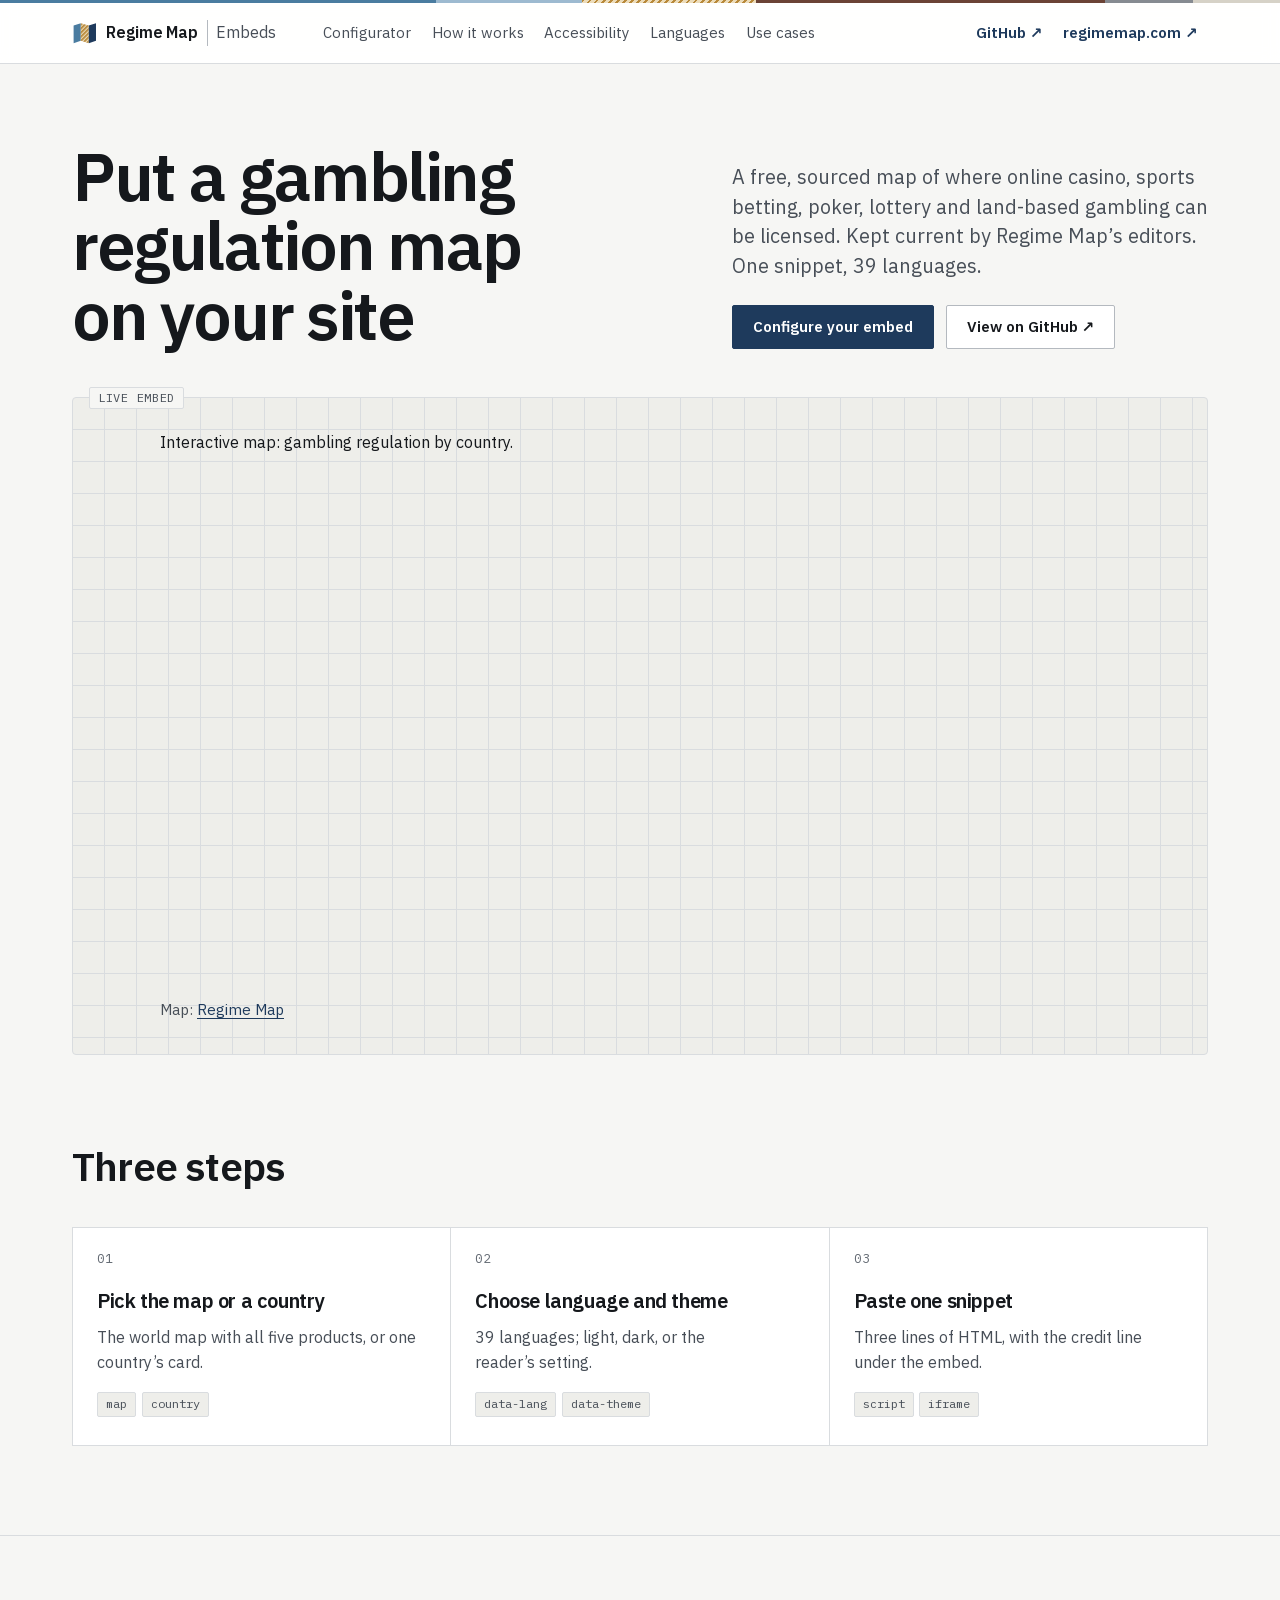
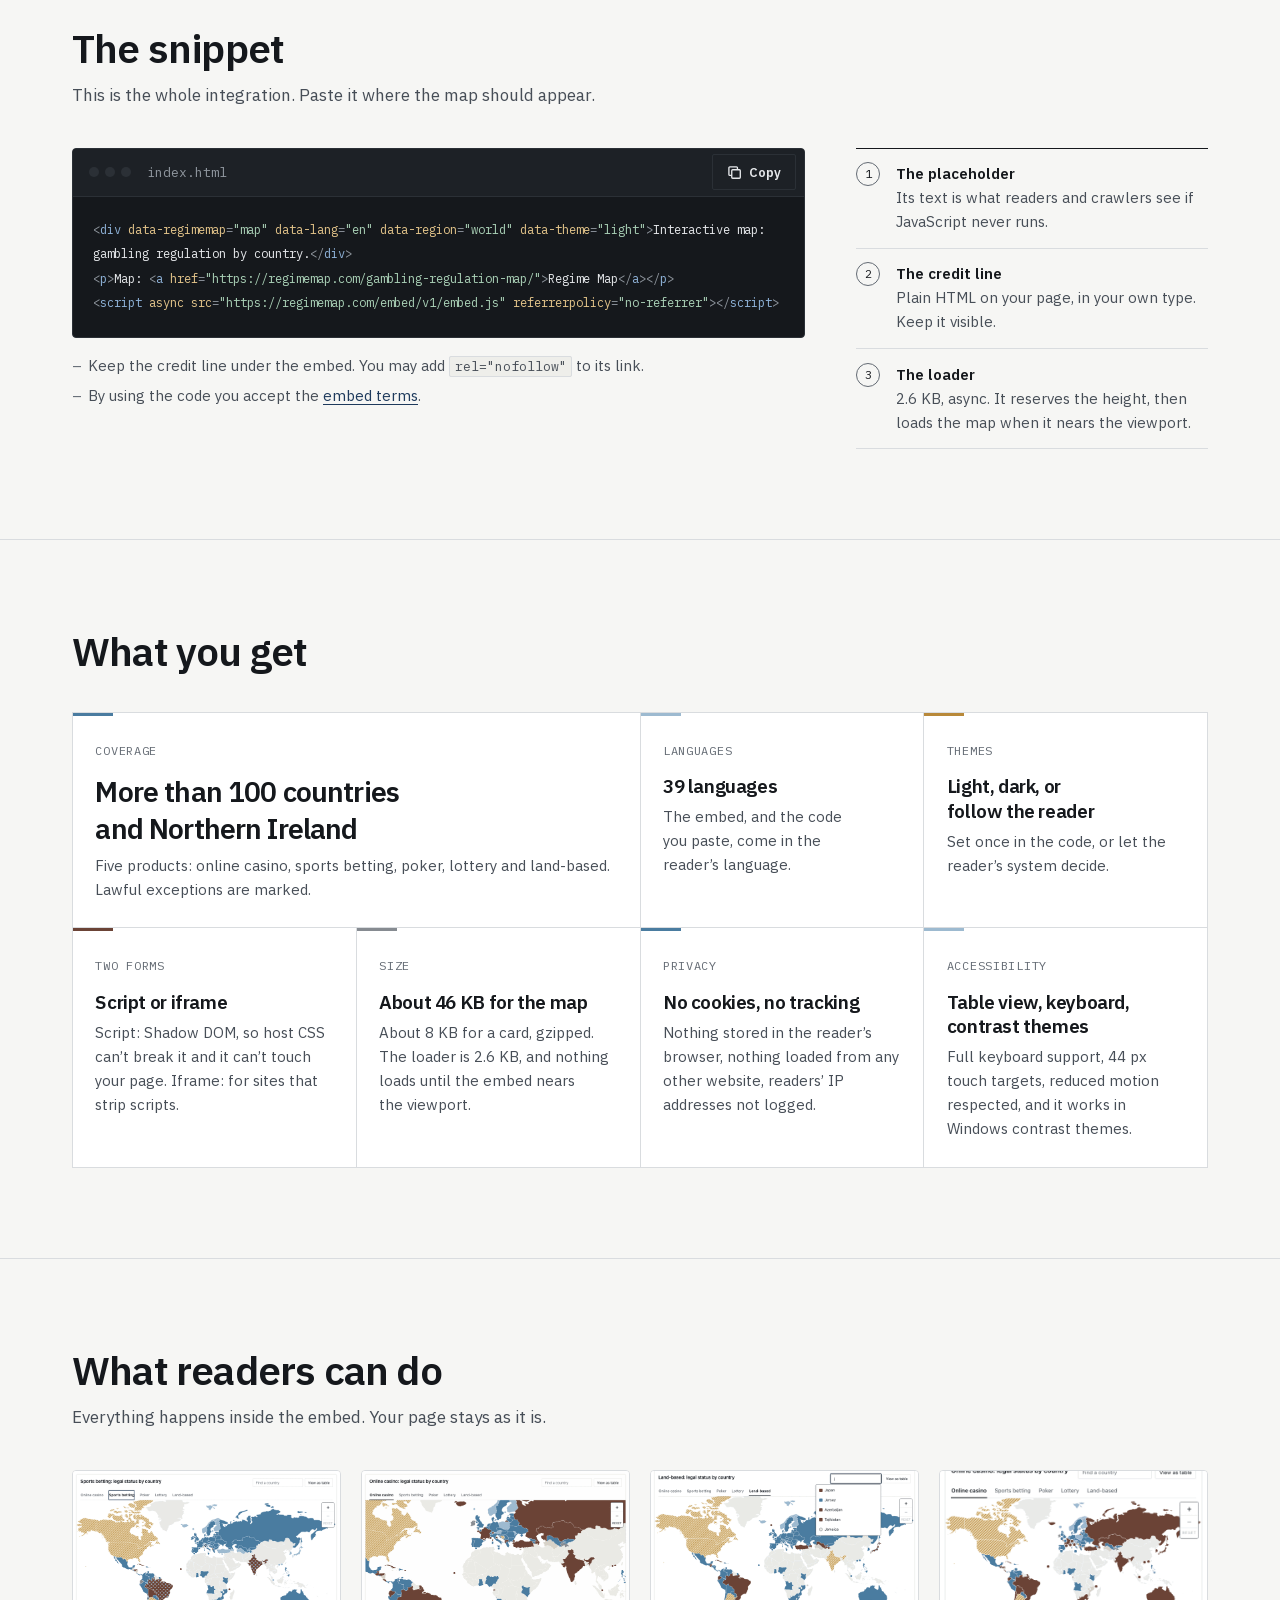
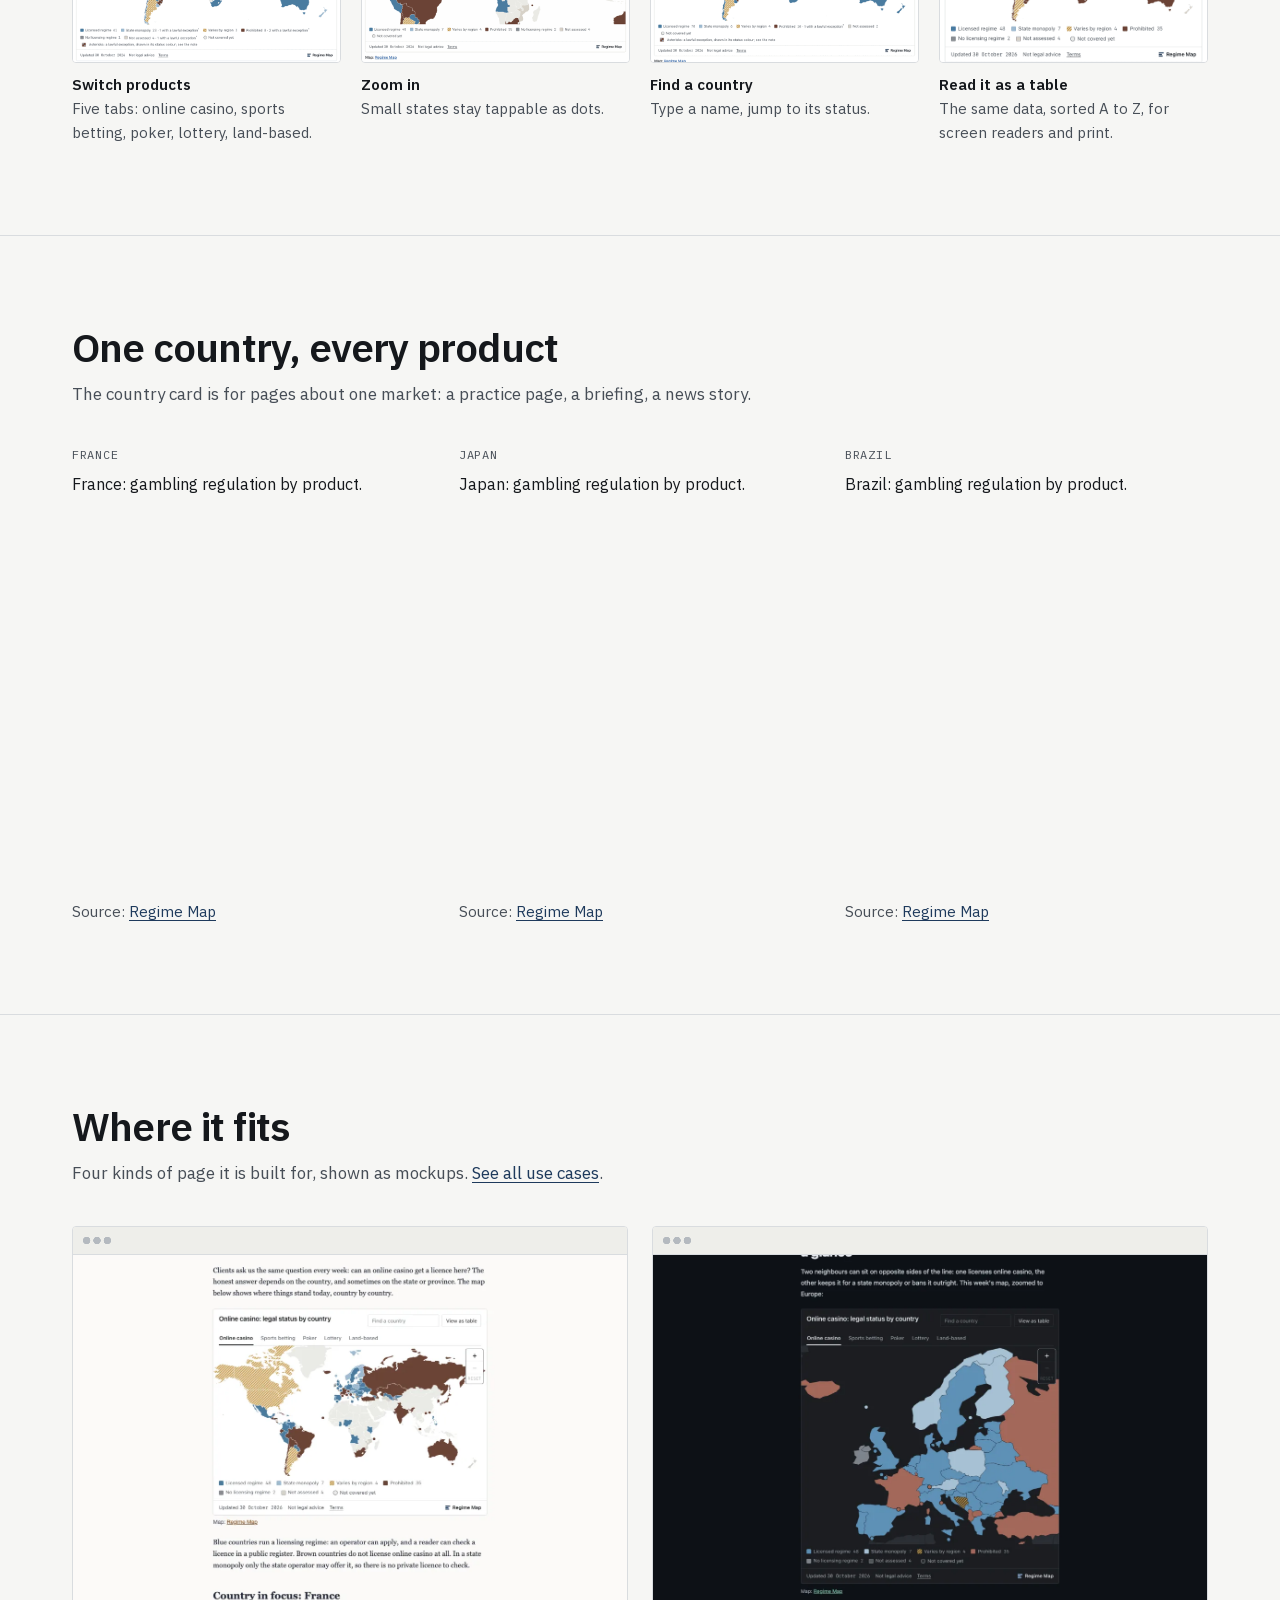
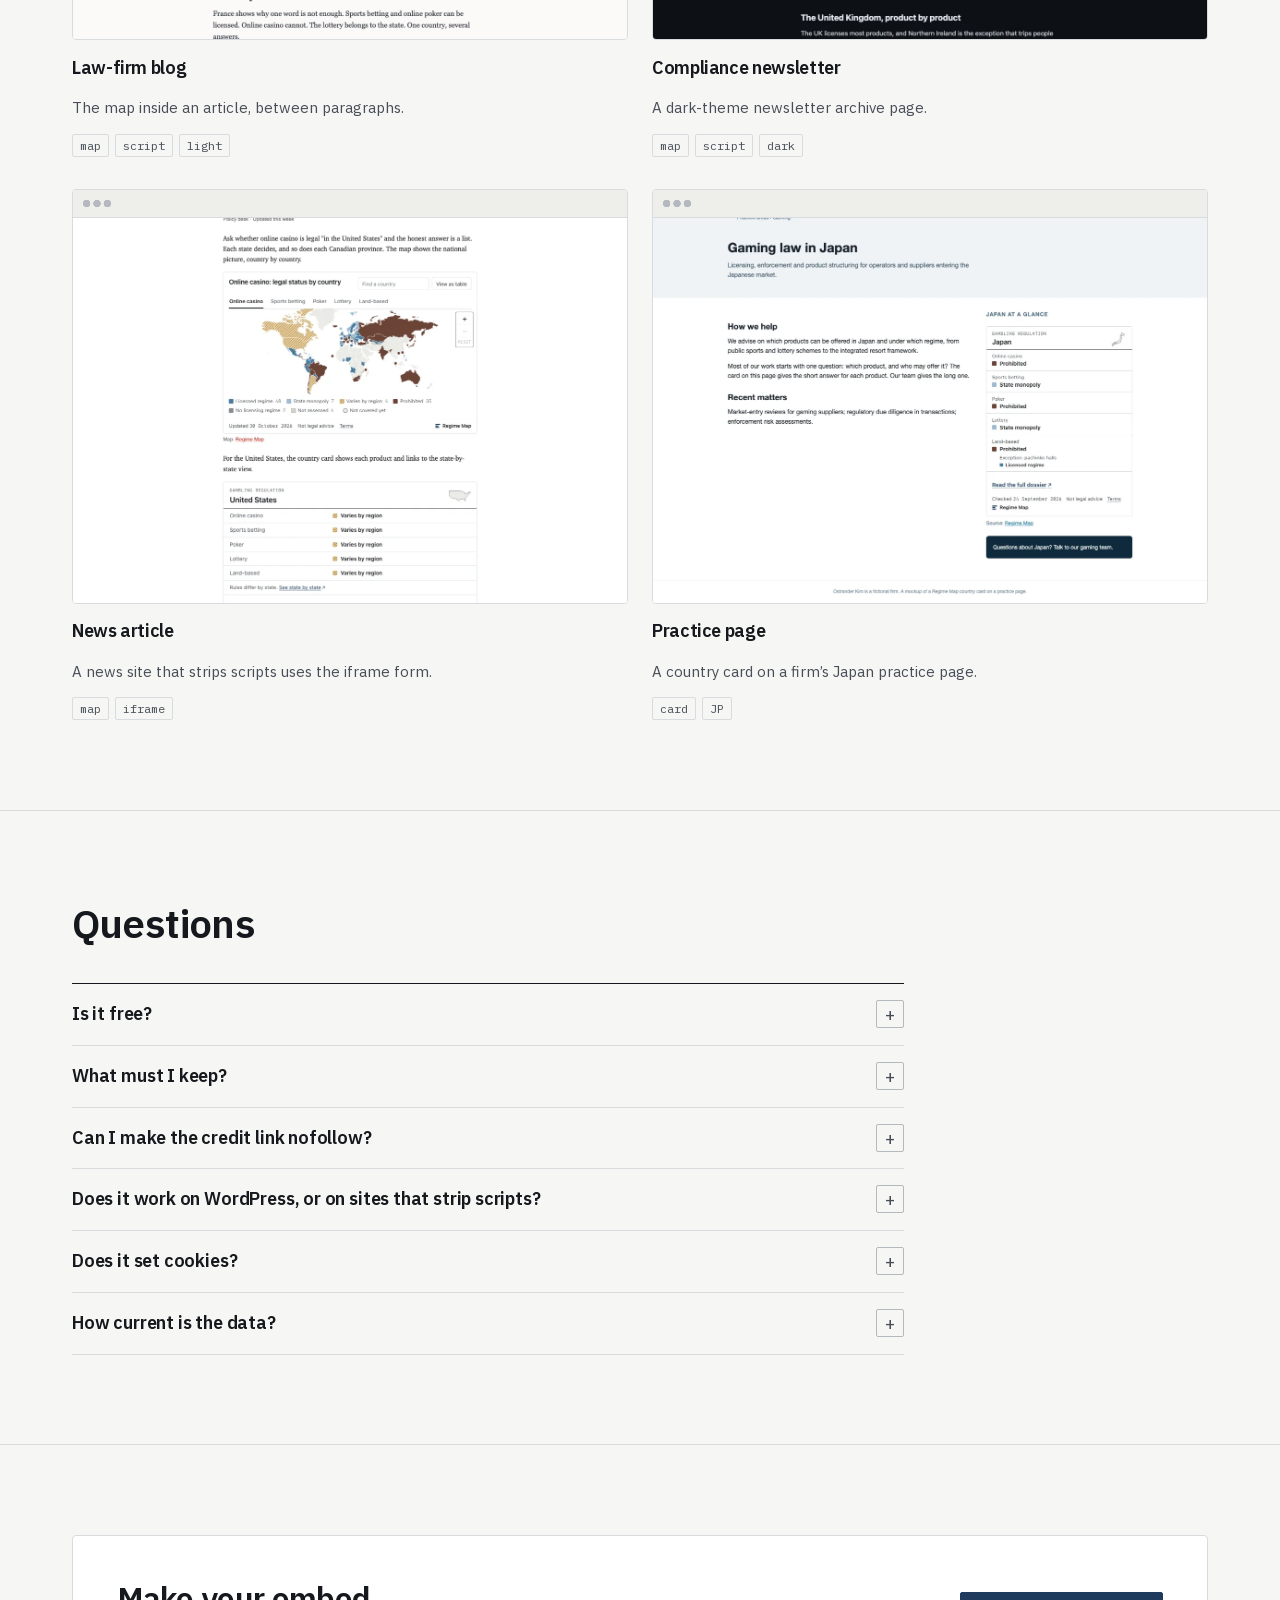
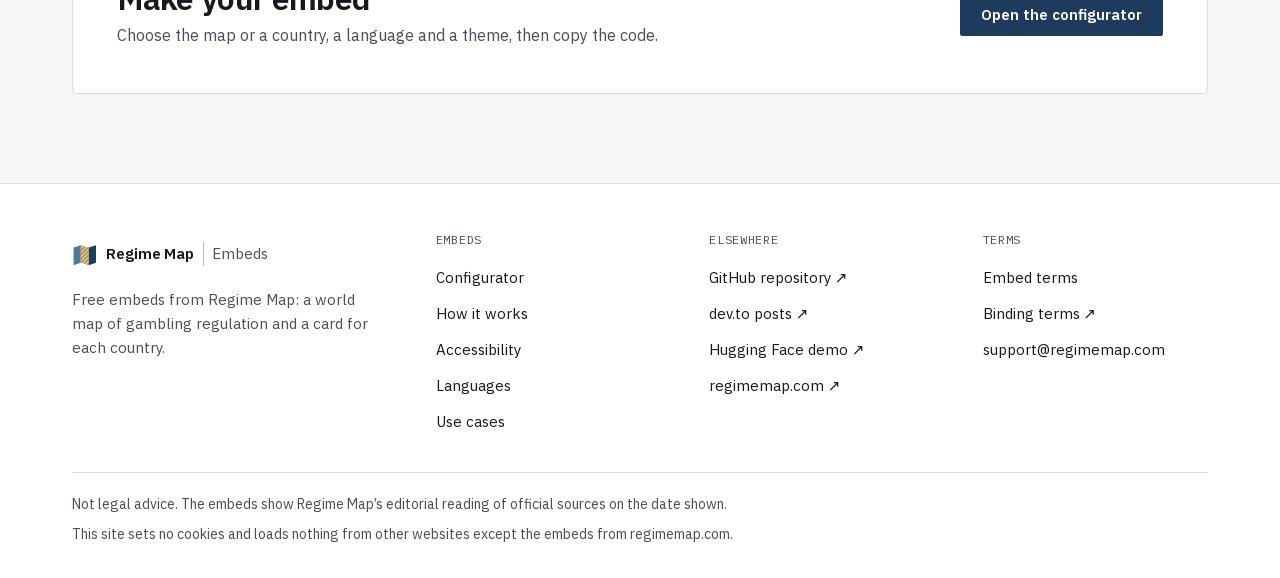
<file: index.html>
<!DOCTYPE html>
<html lang="en">
<head>
<meta charset="utf-8">
<meta name="viewport" content="width=device-width, initial-scale=1">
<title>Regime Map Embeds: a gambling regulation map for your site</title>
<meta name="description" content="Free embeds from Regime Map: a world map of gambling regulation for five products, and a card for each country. 39 languages, no cookies, one snippet.">
<link rel="canonical" href="https://regimemap.github.io/">
<meta property="og:type" content="website">
<meta property="og:site_name" content="Regime Map Embeds">
<meta property="og:title" content="Put a gambling regulation map on your site">
<meta property="og:description" content="Free embeds from Regime Map: a world map of gambling regulation for five products, and a card for each country. 39 languages, no cookies, one snippet.">
<meta property="og:url" content="https://regimemap.github.io/">
<meta property="og:image" content="https://regimemap.github.io/assets/og/og-home.png">
<meta property="og:image:width" content="1200">
<meta property="og:image:height" content="630">
<meta name="twitter:card" content="summary_large_image">
<meta name="theme-color" content="#f6f6f4" media="(prefers-color-scheme: light)">
<meta name="theme-color" content="#121417" media="(prefers-color-scheme: dark)">
<link rel="icon" href="assets/img/favicon.svg" type="image/svg+xml">
<link rel="preload" href="assets/fonts/plex-sans-400-latin.woff2" as="font" type="font/woff2" crossorigin>
<link rel="stylesheet" href="assets/site.css?v=20261107">
<script src="assets/site.js?v=20261107" defer></script>
<script type="application/ld+json">
{
 "@context": "https://schema.org",
 "@type": "WebSite",
 "name": "Regime Map Embeds",
 "url": "https://regimemap.github.io/",
 "inLanguage": "en",
 "publisher": {
  "@type": "Organization",
  "name": "Regime Map",
  "url": "https://regimemap.com/"
 }
}
</script>
<script type="application/ld+json">
{
 "@context": "https://schema.org",
 "@type": "FAQPage",
 "mainEntity": [
  {
   "@type": "Question",
   "name": "Is it free?",
   "acceptedAnswer": {
    "@type": "Answer",
    "text": "Yes. Any website may show the embeds, commercial or not."
   }
  },
  {
   "@type": "Question",
   "name": "What must I keep?",
   "acceptedAnswer": {
    "@type": "Answer",
    "text": "The credit line under the embed and its link, visible. The link text is always “Regime Map”; the word before it may be in the embed’s language."
   }
  },
  {
   "@type": "Question",
   "name": "Can I make the credit link nofollow?",
   "acceptedAnswer": {
    "@type": "Answer",
    "text": "Yes. You may add rel=\"nofollow\" to the credit link."
   }
  },
  {
   "@type": "Question",
   "name": "Does it work on WordPress, or on sites that strip scripts?",
   "acceptedAnswer": {
    "@type": "Answer",
    "text": "On WordPress, paste the code into a Custom HTML block. If your platform removes scripts, choose the iframe form in the configurator: it shows the same embed. Medium and Substack accept neither, so link to the page instead."
   }
  },
  {
   "@type": "Question",
   "name": "Does it set cookies?",
   "acceptedAnswer": {
    "@type": "Answer",
    "text": "No. The embeds set no cookies, store nothing in the reader’s browser and load nothing from any other website. Readers’ IP addresses are not logged."
   }
  },
  {
   "@type": "Question",
   "name": "How current is the data?",
   "acceptedAnswer": {
    "@type": "Answer",
    "text": "The embeds show what Regime Map’s editors have published, as it is published. The map shows the date it was last updated, and each card the date its country was last checked."
   }
  }
 ]
}
</script>
</head>
<body>
<a class="skip" href="#main">Skip to content</a>
<header class="hd"><div class="stripe" aria-hidden="true"><i></i><i></i><i></i><i></i><i></i><i></i></div>
  <div class="wrap hd-in">
    <a class="brand" href="./"><svg viewBox="0 0 32 32" aria-hidden="true" focusable="false"><defs><pattern id="mk0" patternUnits="userSpaceOnUse" width="3.6" height="3.6" patternTransform="rotate(45)"><rect class="mh1" width="3.6" height="3.6"/><rect class="mh2" x="2.2" width="1.4" height="3.6"/></pattern></defs><polygon class="m1" points="2,7 11,4 11,26 2,29"/><polygon points="11,4 21,7 21,29 11,26" fill="url(#mk0)"/><polygon class="m3" points="21,7 30,4 30,26 21,29"/></svg><b>Regime Map</b><span>Embeds</span></a>
    <nav aria-label="Main"><ul class="nav"><li><a href="configurator/">Configurator</a></li><li><a href="how-it-works/">How it works</a></li><li><a href="accessibility/">Accessibility</a></li><li><a href="languages/">Languages</a></li><li><a href="use-cases/">Use cases</a></li></ul></nav>
    <ul class="hd-ext"><li><a href="https://github.com/regimemap/regimemap-embed-examples">GitHub ↗</a></li><li><a href="https://regimemap.com/">regimemap.com ↗</a></li></ul>
    <details class="menu"><summary>Menu</summary><nav class="menu-panel" aria-label="Main (mobile)"><ul><li><a href="./" aria-current="page">Home</a></li><li><a href="configurator/">Configurator</a></li><li><a href="how-it-works/">How it works</a></li><li><a href="accessibility/">Accessibility</a></li><li><a href="languages/">Languages</a></li><li><a href="use-cases/">Use cases</a></li></ul><ul><li><a href="https://github.com/regimemap/regimemap-embed-examples">GitHub ↗</a></li><li><a href="https://regimemap.com/">regimemap.com ↗</a></li></ul></nav></details>
  </div>
</header>
<main id="main">
<section class="hero"><div class="wrap">
  <div class="hero-top"><h1>Put a gambling regulation map on your site</h1><div class="hero-side"><p>A free, sourced map of where online casino, sports betting, poker, lottery and land-based gambling can be licensed. Kept current by Regime Map’s editors. One snippet, 39 languages.</p><div class="btns"><a class="btn btn--primary" href="configurator/">Configure your embed</a><a class="btn btn--ghost" href="https://github.com/regimemap/regimemap-embed-examples">View on GitHub ↗</a></div></div></div>
  <div class="hero-stage"><span class="label tag">Live embed</span><div class="embed embed--map"><div class="embed-slot" data-embed="EMBED:map lang=en region=world"><div data-regimemap="map" data-lang="en" data-region="world" data-theme="auto">Interactive map: gambling regulation by country.</div>
<p>Map: <a href="https://regimemap.com/gambling-regulation-map/">Regime Map</a></p>
<script async src="https://regimemap.com/embed/v1/embed.js" referrerpolicy="no-referrer"></script></div></div></div>
</div></section>
<section class="sec" aria-labelledby="s-h"><div class="wrap"><div class="sec-h"><h2 id="s-h">Three steps</h2></div><ol class="steps"><li><h3>Pick the map or a country</h3><p>The world map with all five products, or one country’s card.</p><ul class="chips" aria-label="Options"><li>map</li><li>country</li></ul></li><li><h3>Choose language and theme</h3><p>39 languages; light, dark, or the reader’s setting.</p><ul class="chips" aria-label="Options"><li>data-lang</li><li>data-theme</li></ul></li><li><h3>Paste one snippet</h3><p>Three lines of HTML, with the credit line under the embed.</p><ul class="chips" aria-label="Options"><li>script</li><li>iframe</li></ul></li></ol></div></section>
<section class="sec" aria-labelledby="c-h"><div class="wrap"><div class="sec-h"><h2 id="c-h">The snippet</h2><p>This is the whole integration. Paste it where the map should appear.</p></div><div class="snippet"><div><div class="code"><div class="code-h"><span class="dots" aria-hidden="true"><i></i><i></i><i></i></span><span class="fn">index.html</span><button class="copy" type="button" data-copy="#snippet"><svg viewBox="0 0 16 16" aria-hidden="true"><rect x="5" y="5" width="9" height="9" rx="1" fill="none" stroke="currentColor" stroke-width="1.4"/><path d="M11 5V3a1 1 0 0 0-1-1H3a1 1 0 0 0-1 1v7a1 1 0 0 0 1 1h2" fill="none" stroke="currentColor" stroke-width="1.4"/></svg><span class="idle">Copy</span><span class="ok">Copied</span><span class="sr sr-live" aria-live="polite"></span></button></div><pre><code id="snippet"><span class="t-pun">&lt;</span><span class="t-tag">div</span> <span class="t-attr">data-regimemap</span><span class="t-pun">=</span><span class="t-str">&quot;map&quot;</span> <span class="t-attr">data-lang</span><span class="t-pun">=</span><span class="t-str">&quot;en&quot;</span> <span class="t-attr">data-region</span><span class="t-pun">=</span><span class="t-str">&quot;world&quot;</span> <span class="t-attr">data-theme</span><span class="t-pun">=</span><span class="t-str">&quot;light&quot;</span><span class="t-pun">&gt;</span>Interactive map: gambling regulation by country.<span class="t-pun">&lt;/</span><span class="t-tag">div</span><span class="t-pun">&gt;</span>
<span class="t-pun">&lt;</span><span class="t-tag">p</span><span class="t-pun">&gt;</span>Map: <span class="t-pun">&lt;</span><span class="t-tag">a</span> <span class="t-attr">href</span><span class="t-pun">=</span><span class="t-str">&quot;https://regimemap.com/gambling-regulation-map/&quot;</span><span class="t-pun">&gt;</span>Regime Map<span class="t-pun">&lt;/</span><span class="t-tag">a</span><span class="t-pun">&gt;</span><span class="t-pun">&lt;/</span><span class="t-tag">p</span><span class="t-pun">&gt;</span>
<span class="t-pun">&lt;</span><span class="t-tag">script</span> <span class="t-attr">async</span> <span class="t-attr">src</span><span class="t-pun">=</span><span class="t-str">&quot;https://regimemap.com/embed/v1/embed.js&quot;</span> <span class="t-attr">referrerpolicy</span><span class="t-pun">=</span><span class="t-str">&quot;no-referrer&quot;</span><span class="t-pun">&gt;</span><span class="t-pun">&lt;/</span><span class="t-tag">script</span><span class="t-pun">&gt;</span></code></pre></div><ul class="code-notes"><li>Keep the credit line under the embed. You may add <code>rel="nofollow"</code> to its link.</li><li>By using the code you accept the <a href="terms/">embed terms</a>.</li></ul></div><ol class="anatomy"><li><span class="n">1</span><span><b>The placeholder</b>Its text is what readers and crawlers see if JavaScript never runs.</span></li><li><span class="n">2</span><span><b>The credit line</b>Plain HTML on your page, in your own type. Keep it visible.</span></li><li><span class="n">3</span><span><b>The loader</b>2.6 KB, async. It reserves the height, then loads the map when it nears the viewport.</span></li></ol></div></div></section>
<section class="sec" aria-labelledby="f-h"><div class="wrap"><div class="sec-h"><h2 id="f-h">What you get</h2></div><ul class="features features--7"><li style="--c:var(--st-licensed)" class="wide"><span class="k">Coverage</span><h3>More than 100 countries and Northern Ireland</h3><p>Five products: online casino, sports betting, poker, lottery and land-based. Lawful exceptions are marked.</p></li><li style="--c:var(--st-monopoly)"><span class="k">Languages</span><h3>39 languages</h3><p>The embed, and the code you paste, come in the reader’s language.</p></li><li style="--c:var(--st-varies)"><span class="k">Themes</span><h3>Light, dark, or follow the reader</h3><p>Set once in the code, or let the reader’s system decide.</p></li><li style="--c:var(--st-prohibited)"><span class="k">Two forms</span><h3>Script or iframe</h3><p>Script: Shadow DOM, so host CSS can’t break it and it can’t touch your page. Iframe: for sites that strip scripts.</p></li><li style="--c:var(--st-unregulated)"><span class="k">Size</span><h3>About 46 KB for the map</h3><p>About 8 KB for a card, gzipped. The loader is 2.6 KB, and nothing loads until the embed nears the viewport.</p></li><li style="--c:var(--st-licensed)"><span class="k">Privacy</span><h3>No cookies, no tracking</h3><p>Nothing stored in the reader’s browser, nothing loaded from any other website, readers’ IP addresses not logged.</p></li><li style="--c:var(--st-monopoly)"><span class="k">Accessibility</span><h3>Table view, keyboard, contrast themes</h3><p>Full keyboard support, 44 px touch targets, reduced motion respected, and it works in Windows contrast themes.</p></li></ul></div></section>
<section class="sec" aria-labelledby="m-h"><div class="wrap"><div class="sec-h"><h2 id="m-h">What readers can do</h2><p>Everything happens inside the embed. Your page stays as it is.</p></div><ul class="motion"><li><figure><img src="assets/img/gif-map-products.gif" width="800" height="576" alt="Switch products: Five tabs: online casino, sports betting, poker, lottery, land-based." loading="lazy" decoding="async"><figcaption><b>Switch products</b>Five tabs: online casino, sports betting, poker, lottery, land-based.</figcaption></figure></li><li><figure><img src="assets/img/gif-map-zoom.gif" width="800" height="576" alt="Zoom in: Small states stay tappable as dots." loading="lazy" decoding="async"><figcaption><b>Zoom in</b>Small states stay tappable as dots.</figcaption></figure></li><li><figure><img src="assets/img/gif-map-search.gif" width="800" height="576" alt="Find a country: Type a name, jump to its status." loading="lazy" decoding="async"><figcaption><b>Find a country</b>Type a name, jump to its status.</figcaption></figure></li><li><figure><img src="assets/img/gif-map-table.gif" width="800" height="576" alt="Read it as a table: The same data, sorted A to Z, for screen readers and print." loading="lazy" decoding="async"><figcaption><b>Read it as a table</b>The same data, sorted A to Z, for screen readers and print.</figcaption></figure></li></ul></div></section>
<section class="sec" aria-labelledby="k-h"><div class="wrap"><div class="sec-h"><h2 id="k-h">One country, every product</h2><p>The country card is for pages about one market: a practice page, a briefing, a news story.</p></div><div class="cards3"><div class="embed embed--card"><span class="label">France</span><div class="embed-slot" data-embed="EMBED:card country=FR lang=en"><div data-regimemap="country" data-country="FR" data-lang="en" data-theme="auto">France: gambling regulation by product.</div>
<p>Source: <a href="https://regimemap.com/gambling-regulation-map/france/">Regime Map</a></p>
<script async src="https://regimemap.com/embed/v1/embed.js" referrerpolicy="no-referrer"></script></div></div><div class="embed embed--card"><span class="label">Japan</span><div class="embed-slot" data-embed="EMBED:card country=JP lang=en"><div data-regimemap="country" data-country="JP" data-lang="en" data-theme="auto">Japan: gambling regulation by product.</div>
<p>Source: <a href="https://regimemap.com/gambling-regulation-map/japan/">Regime Map</a></p>
<script async src="https://regimemap.com/embed/v1/embed.js" referrerpolicy="no-referrer"></script></div></div><div class="embed embed--card"><span class="label">Brazil</span><div class="embed-slot" data-embed="EMBED:card country=BR lang=en"><div data-regimemap="country" data-country="BR" data-lang="en" data-theme="auto">Brazil: gambling regulation by product.</div>
<p>Source: <a href="https://regimemap.com/gambling-regulation-map/brazil/">Regime Map</a></p>
<script async src="https://regimemap.com/embed/v1/embed.js" referrerpolicy="no-referrer"></script></div></div></div></div></section>
<section class="sec" aria-labelledby="u-h"><div class="wrap"><div class="sec-h"><h2 id="u-h">Where it fits</h2><p>Four kinds of page it is built for, shown as mockups. <a href="use-cases/">See all use cases</a>.</p></div><ul class="cases"><li class="case"><div class="shot"><img src="assets/img/usecase-lawfirm-inview.webp" width="1200" height="833" alt="Law-firm blog with a Regime Map embed" loading="lazy" decoding="async"></div><h3>Law-firm blog</h3><p>The map inside an article, between paragraphs.</p><ul class="meta" aria-label="Setup"><li>map</li><li>script</li><li>light</li></ul></li><li class="case"><div class="shot"><img src="assets/img/usecase-newsletter-inview.webp" width="1200" height="833" alt="Compliance newsletter with a Regime Map embed" loading="lazy" decoding="async"></div><h3>Compliance newsletter</h3><p>A dark-theme newsletter archive page.</p><ul class="meta" aria-label="Setup"><li>map</li><li>script</li><li>dark</li></ul></li><li class="case"><div class="shot"><img src="assets/img/usecase-news-inview.webp" width="1200" height="833" alt="News article with a Regime Map embed" loading="lazy" decoding="async"></div><h3>News article</h3><p>A news site that strips scripts uses the iframe form.</p><ul class="meta" aria-label="Setup"><li>map</li><li>iframe</li></ul></li><li class="case"><div class="shot"><img src="assets/img/usecase-practice-inview.webp" width="1200" height="833" alt="Practice page with a Regime Map embed" loading="lazy" decoding="async"></div><h3>Practice page</h3><p>A country card on a firm’s Japan practice page.</p><ul class="meta" aria-label="Setup"><li>card</li><li>JP</li></ul></li></ul></div></section>
<section class="sec" aria-labelledby="q-h"><div class="wrap"><div class="sec-h"><h2 id="q-h">Questions</h2></div><div class="faq"><details id="faq-1"><summary>Is it free?</summary><div><p>Yes. Any website may show the embeds, commercial or not.</p></div></details><details id="faq-2"><summary>What must I keep?</summary><div><p>The credit line under the embed and its link, visible. The link text is always “Regime Map”; the word before it may be in the embed’s language.</p></div></details><details id="faq-3"><summary>Can I make the credit link nofollow?</summary><div><p>Yes. You may add <code>rel="nofollow"</code> to the credit link.</p></div></details><details id="faq-4"><summary>Does it work on WordPress, or on sites that strip scripts?</summary><div><p>On WordPress, paste the code into a Custom HTML block. If your platform removes scripts, choose the iframe form in the configurator: it shows the same embed. Medium and Substack accept neither, so link to the page instead.</p></div></details><details id="faq-5"><summary>Does it set cookies?</summary><div><p>No. The embeds set no cookies, store nothing in the reader’s browser and load nothing from any other website. Readers’ IP addresses are not logged.</p></div></details><details id="faq-6"><summary>How current is the data?</summary><div><p>The embeds show what Regime Map’s editors have published, as it is published. The map shows the date it was last updated, and each card the date its country was last checked.</p></div></details></div></div></section>
<section class="sec"><div class="wrap"><div class="cta"><div><h2>Make your embed</h2><p>Choose the map or a country, a language and a theme, then copy the code.</p></div><a class="btn btn--primary" href="configurator/">Open the configurator</a></div></div></section>
</main>
<footer class="ft">
  <div class="wrap">
    <div class="ft-in">
      <div><a class="brand" href="./"><svg viewBox="0 0 32 32" aria-hidden="true" focusable="false"><defs><pattern id="mk1" patternUnits="userSpaceOnUse" width="3.6" height="3.6" patternTransform="rotate(45)"><rect class="mh1" width="3.6" height="3.6"/><rect class="mh2" x="2.2" width="1.4" height="3.6"/></pattern></defs><polygon class="m1" points="2,7 11,4 11,26 2,29"/><polygon points="11,4 21,7 21,29 11,26" fill="url(#mk1)"/><polygon class="m3" points="21,7 30,4 30,26 21,29"/></svg><b>Regime Map</b><span>Embeds</span></a><p class="ft-blurb">Free embeds from Regime Map: a world map of gambling regulation and a card for each country.</p></div>
      <nav aria-labelledby="f1"><h2 id="f1">Embeds</h2><ul><li><a href="configurator/">Configurator</a></li><li><a href="how-it-works/">How it works</a></li><li><a href="accessibility/">Accessibility</a></li><li><a href="languages/">Languages</a></li><li><a href="use-cases/">Use cases</a></li></ul></nav>
      <nav aria-labelledby="f2"><h2 id="f2">Elsewhere</h2><ul><li><a href="https://github.com/regimemap/regimemap-embed-examples">GitHub repository ↗</a></li><li><a href="https://dev.to/regimemap">dev.to posts ↗</a></li><li><a href="https://huggingface.co/spaces/regimemap/embeds">Hugging Face demo ↗</a></li><li><a href="https://regimemap.com/">regimemap.com ↗</a></li></ul></nav>
      <nav aria-labelledby="f3"><h2 id="f3">Terms</h2><ul><li><a href="terms/">Embed terms</a></li><li><a href="https://regimemap.com/data-api/#embed-terms">Binding terms ↗</a></li><li><a href="mailto:support@regimemap.com">support@regimemap.com</a></li></ul></nav>
    </div>
    <div class="ft-legal"><p>Not legal advice. The embeds show Regime Map’s editorial reading of official sources on the date shown.</p><p>This site sets no cookies and loads nothing from other websites except the embeds from regimemap.com.</p></div>
  </div>
</footer>
</body>
</html>
</file>
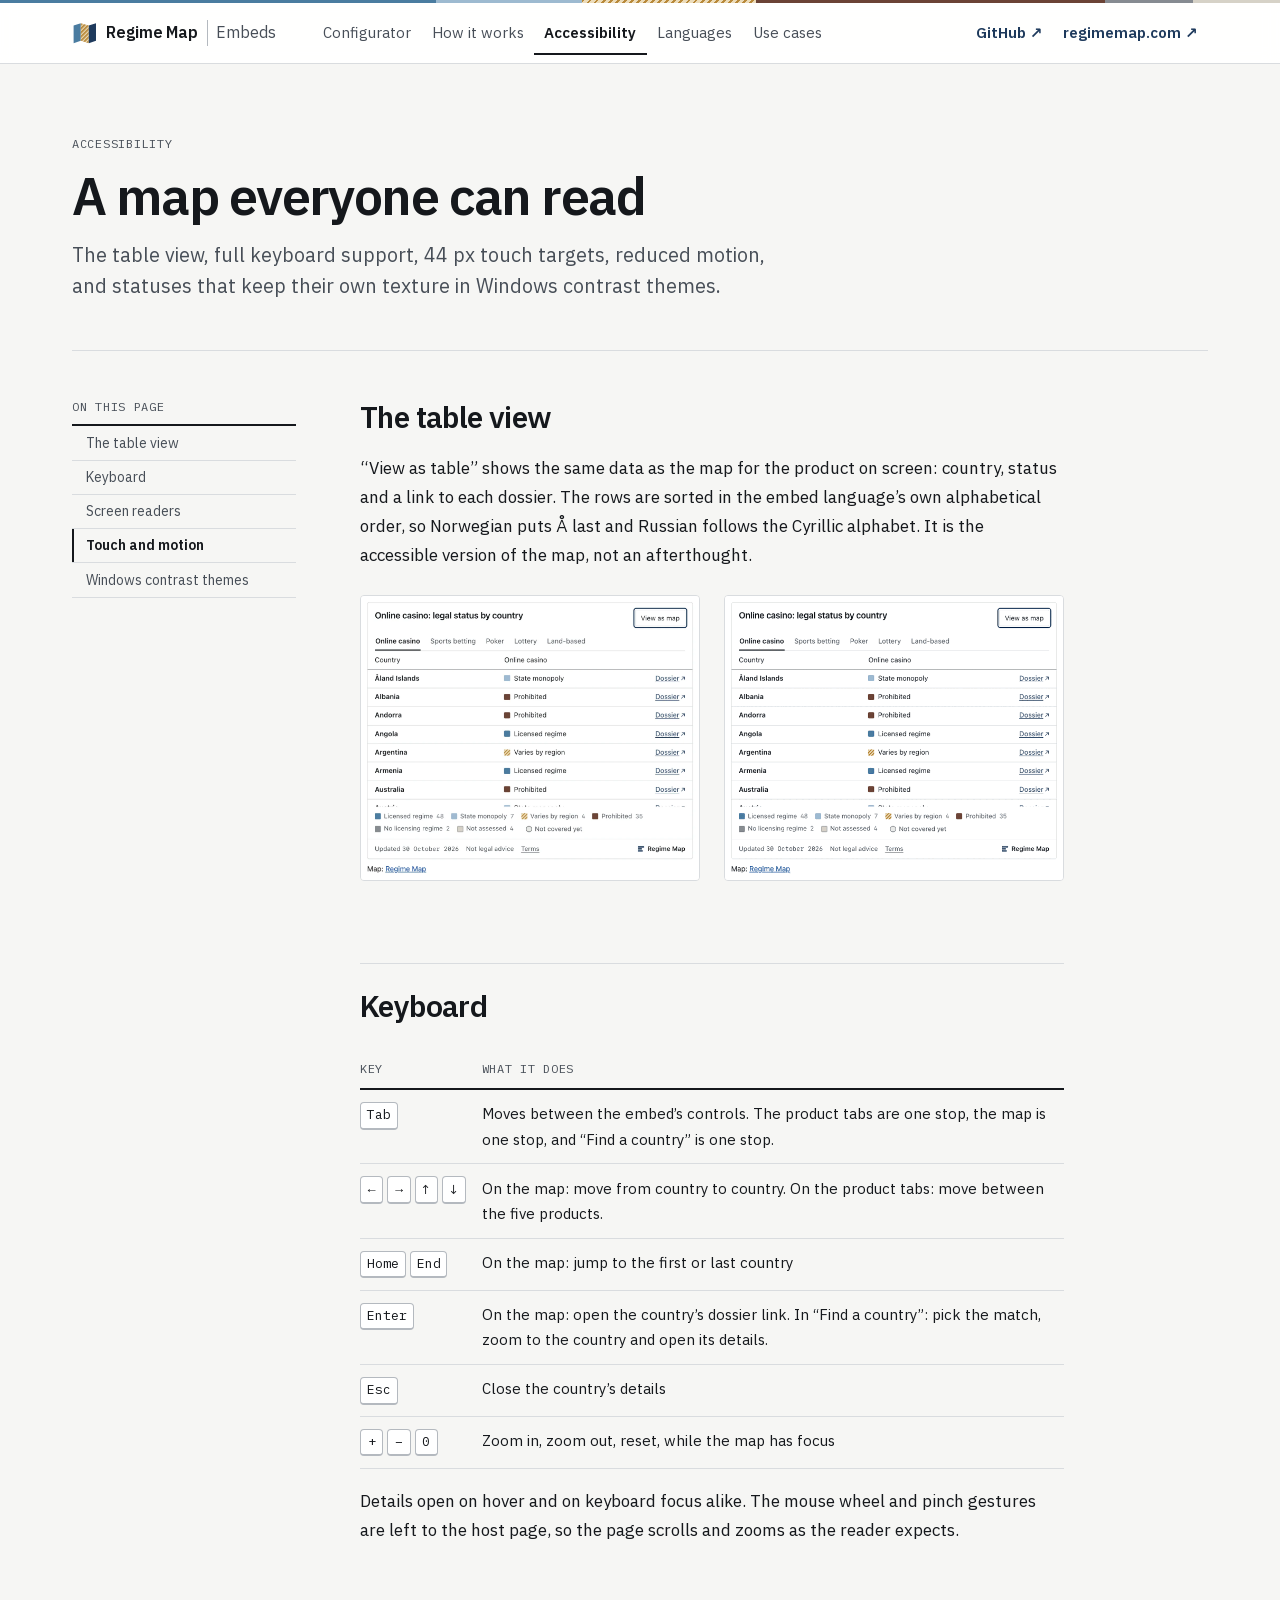
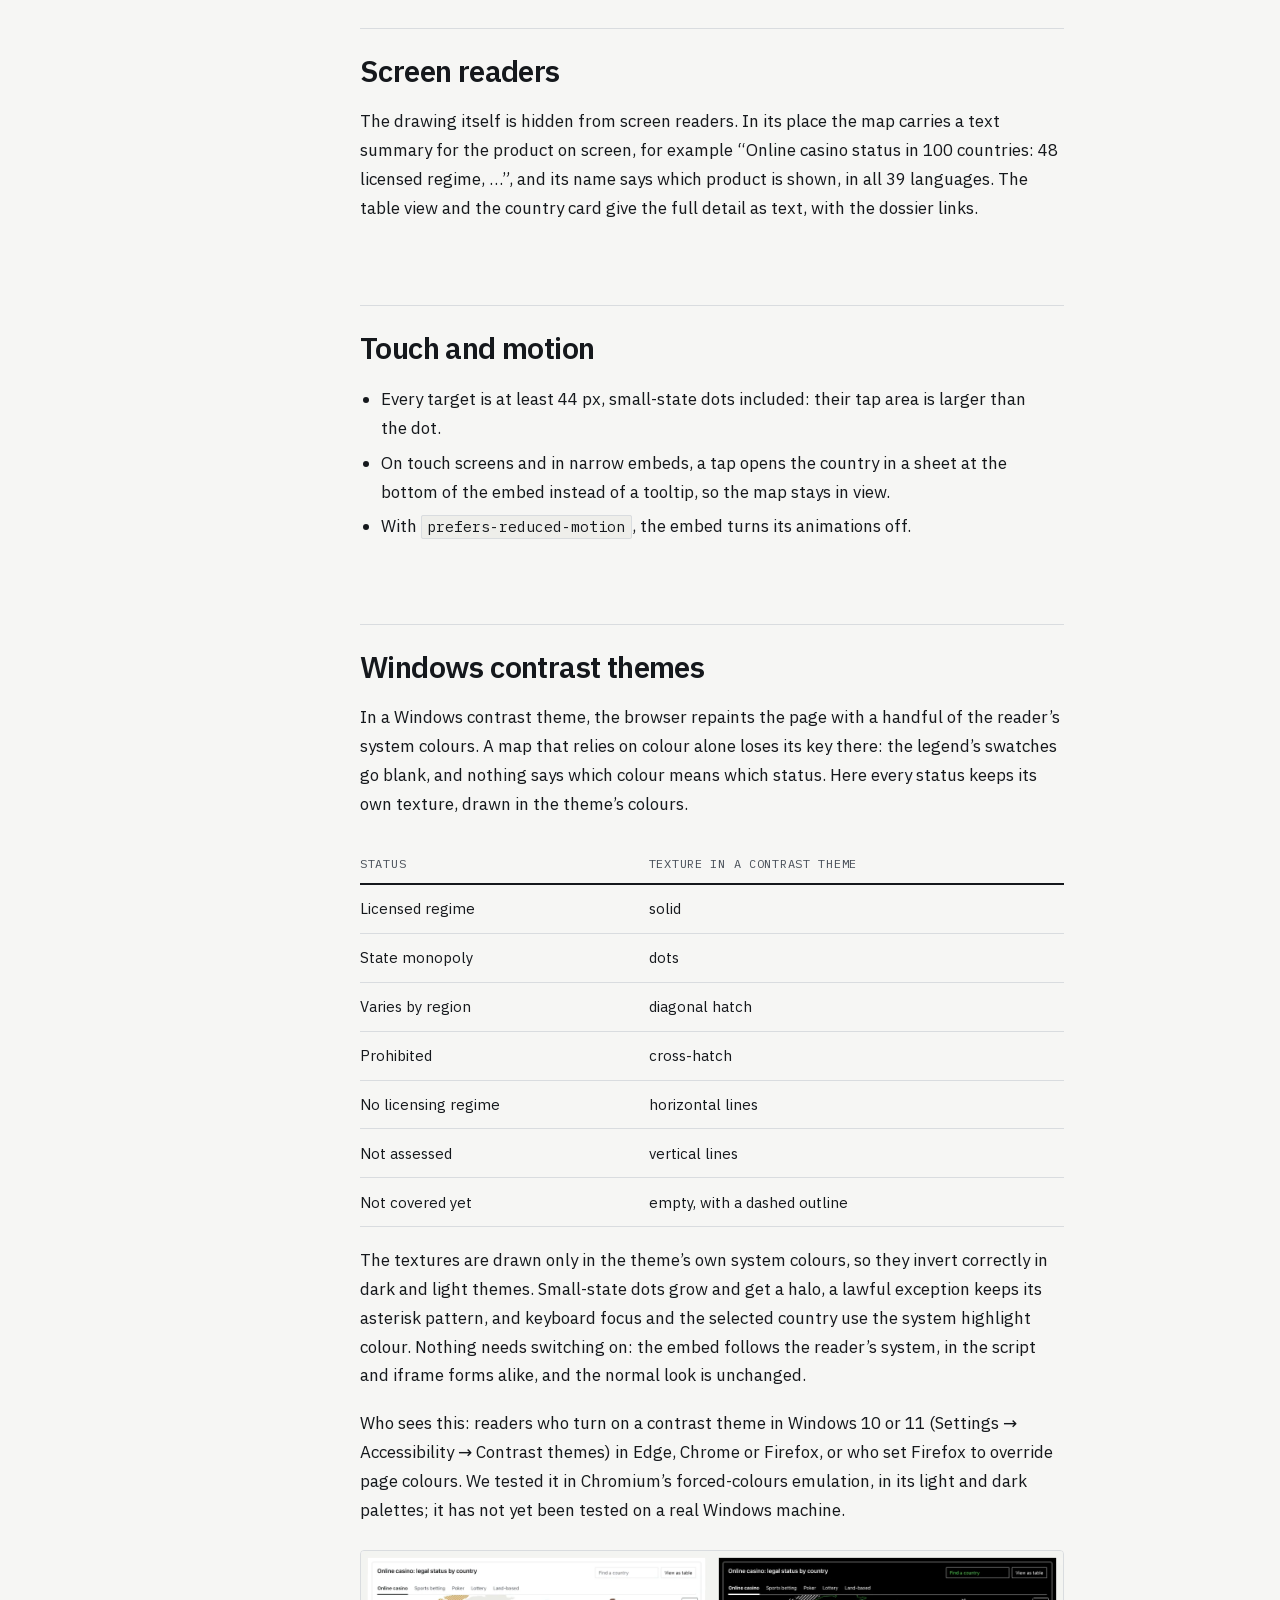
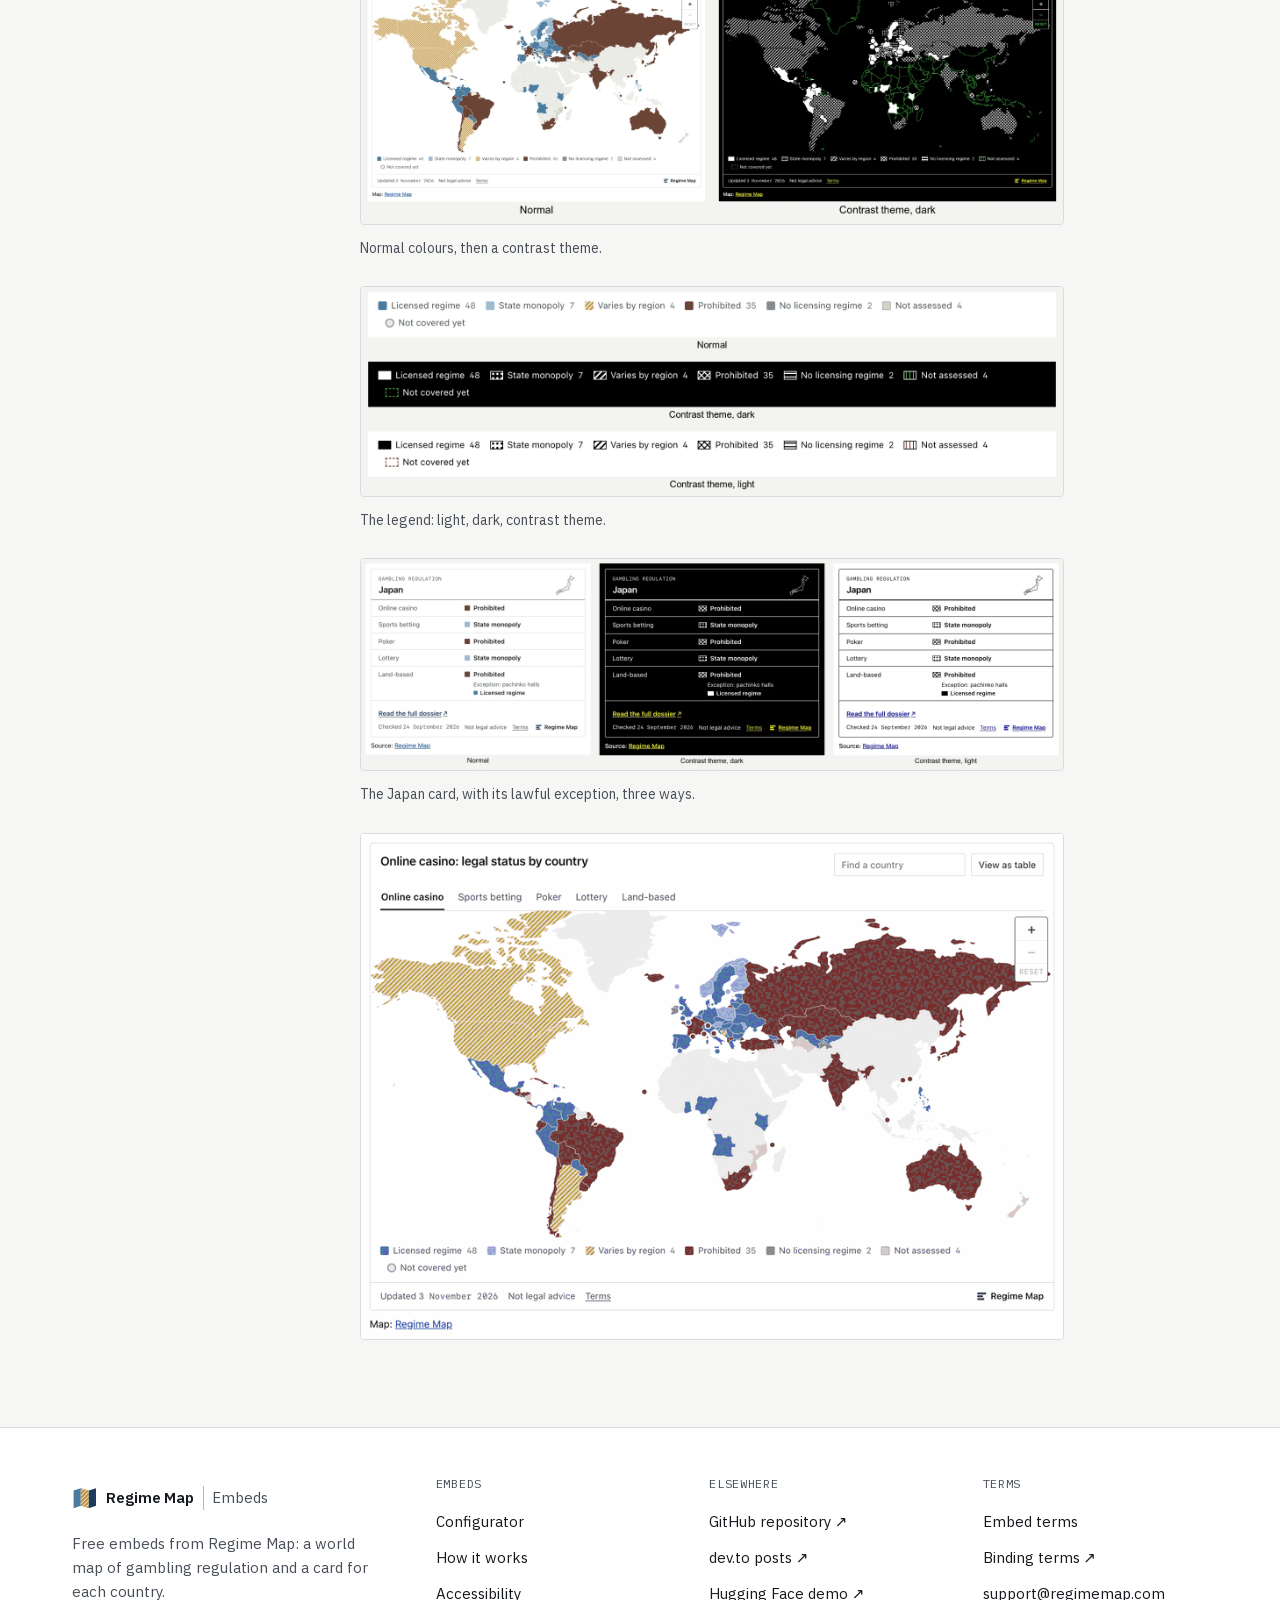
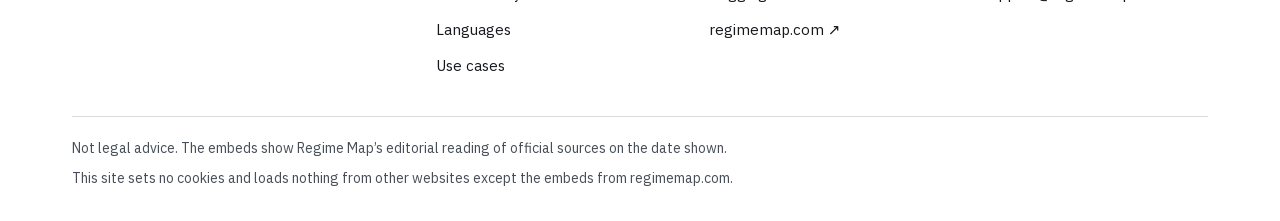
<file: accessibility/index.html>
<!DOCTYPE html>
<html lang="en">
<head>
<meta charset="utf-8">
<meta name="viewport" content="width=device-width, initial-scale=1">
<title>Accessibility · Regime Map Embeds</title>
<meta name="description" content="The Regime Map embeds work with a keyboard, a screen reader, touch, reduced motion and Windows contrast themes, where every status keeps its own texture.">
<link rel="canonical" href="https://regimemap.github.io/accessibility/">
<meta property="og:type" content="website">
<meta property="og:site_name" content="Regime Map Embeds">
<meta property="og:title" content="Accessibility · Regime Map Embeds">
<meta property="og:description" content="The Regime Map embeds work with a keyboard, a screen reader, touch, reduced motion and Windows contrast themes, where every status keeps its own texture.">
<meta property="og:url" content="https://regimemap.github.io/accessibility/">
<meta property="og:image" content="https://regimemap.github.io/assets/og/og-accessibility.png">
<meta property="og:image:width" content="1200">
<meta property="og:image:height" content="630">
<meta name="twitter:card" content="summary_large_image">
<meta name="theme-color" content="#f6f6f4" media="(prefers-color-scheme: light)">
<meta name="theme-color" content="#121417" media="(prefers-color-scheme: dark)">
<link rel="icon" href="../assets/img/favicon.svg" type="image/svg+xml">
<link rel="preload" href="../assets/fonts/plex-sans-400-latin.woff2" as="font" type="font/woff2" crossorigin>
<link rel="stylesheet" href="../assets/site.css?v=20261107">
<script src="../assets/site.js?v=20261107" defer></script>
<script type="application/ld+json">
{
 "@context": "https://schema.org",
 "@type": "WebPage",
 "name": "Accessibility",
 "url": "https://regimemap.github.io/accessibility/",
 "inLanguage": "en",
 "publisher": {
  "@type": "Organization",
  "name": "Regime Map",
  "url": "https://regimemap.com/"
 }
}
</script>
</head>
<body>
<a class="skip" href="#main">Skip to content</a>
<header class="hd"><div class="stripe" aria-hidden="true"><i></i><i></i><i></i><i></i><i></i><i></i></div>
  <div class="wrap hd-in">
    <a class="brand" href="../"><svg viewBox="0 0 32 32" aria-hidden="true" focusable="false"><defs><pattern id="mk6" patternUnits="userSpaceOnUse" width="3.6" height="3.6" patternTransform="rotate(45)"><rect class="mh1" width="3.6" height="3.6"/><rect class="mh2" x="2.2" width="1.4" height="3.6"/></pattern></defs><polygon class="m1" points="2,7 11,4 11,26 2,29"/><polygon points="11,4 21,7 21,29 11,26" fill="url(#mk6)"/><polygon class="m3" points="21,7 30,4 30,26 21,29"/></svg><b>Regime Map</b><span>Embeds</span></a>
    <nav aria-label="Main"><ul class="nav"><li><a href="../configurator/">Configurator</a></li><li><a href="../how-it-works/">How it works</a></li><li><a href="../accessibility/" aria-current="page">Accessibility</a></li><li><a href="../languages/">Languages</a></li><li><a href="../use-cases/">Use cases</a></li></ul></nav>
    <ul class="hd-ext"><li><a href="https://github.com/regimemap/regimemap-embed-examples">GitHub ↗</a></li><li><a href="https://regimemap.com/">regimemap.com ↗</a></li></ul>
    <details class="menu"><summary>Menu</summary><nav class="menu-panel" aria-label="Main (mobile)"><ul><li><a href="../">Home</a></li><li><a href="../configurator/">Configurator</a></li><li><a href="../how-it-works/">How it works</a></li><li><a href="../accessibility/" aria-current="page">Accessibility</a></li><li><a href="../languages/">Languages</a></li><li><a href="../use-cases/">Use cases</a></li></ul><ul><li><a href="https://github.com/regimemap/regimemap-embed-examples">GitHub ↗</a></li><li><a href="https://regimemap.com/">regimemap.com ↗</a></li></ul></nav></details>
  </div>
</header>
<main id="main"><div class="wrap">
<header class="page-h"><span class="label">Accessibility</span><h1>A map everyone can read</h1><p>The table view, full keyboard support, 44 px touch targets, reduced motion, and statuses that keep their own texture in Windows contrast themes.</p></header>
<div class="doc"><nav class="toc" aria-labelledby="toc-h"><span class="label" id="toc-h">On this page</span><ol><li><a href="#table">The table view</a></li><li><a href="#keyboard">Keyboard</a></li><li><a href="#sr">Screen readers</a></li><li><a href="#touch">Touch and motion</a></li><li><a href="#contrast">Windows contrast themes</a></li></ol></nav>
<article class="prose">
<h2 id="table">The table view</h2><p>“View as table” shows the same data as the map for the product on screen: country, status and a link to each dossier. The rows are sorted in the embed language’s own alphabetical order, so Norwegian puts Å last and Russian follows the Cyrillic alphabet. It is the accessible version of the map, not an afterthought.</p><figure class="pair"><div class="fig"><img src="../assets/img/map-table.webp" width="1280" height="1074" alt="The map’s table view: country, status and a dossier link, sorted A to Z" loading="lazy" decoding="async"></div><div class="fig"><img src="../assets/img/gif-map-table.gif" width="800" height="576" alt="Switching from the map to the table view and back" loading="lazy" decoding="async"></div></figure><h2 id="keyboard">Keyboard</h2><div class="tbl-wrap"><table class="tbl"><thead><tr><th scope="col">Key</th><th scope="col">What it does</th></tr></thead><tbody><tr><td><kbd>Tab</kbd></td><td>Moves between the embed’s controls. The product tabs are one stop, the map is one stop, and “Find a country” is one stop.</td></tr><tr><td><kbd>←</kbd> <kbd>→</kbd> <kbd>↑</kbd> <kbd>↓</kbd></td><td>On the map: move from country to country. On the product tabs: move between the five products.</td></tr><tr><td><kbd>Home</kbd> <kbd>End</kbd></td><td>On the map: jump to the first or last country</td></tr><tr><td><kbd>Enter</kbd></td><td>On the map: open the country’s dossier link. In “Find a country”: pick the match, zoom to the country and open its details.</td></tr><tr><td><kbd>Esc</kbd></td><td>Close the country’s details</td></tr><tr><td><kbd>+</kbd> <kbd>−</kbd> <kbd>0</kbd></td><td>Zoom in, zoom out, reset, while the map has focus</td></tr></tbody></table></div><p>Details open on hover and on keyboard focus alike. The mouse wheel and pinch gestures are left to the host page, so the page scrolls and zooms as the reader expects.</p><h2 id="sr">Screen readers</h2><p>The drawing itself is hidden from screen readers. In its place the map carries a text summary for the product on screen, for example “Online casino status in 100 countries: 48 licensed regime, …”, and its name says which product is shown, in all 39 languages. The table view and the country card give the full detail as text, with the dossier links.</p><h2 id="touch">Touch and motion</h2><ul><li>Every target is at least 44 px, small-state dots included: their tap area is larger than the dot.</li><li>On touch screens and in narrow embeds, a tap opens the country in a sheet at the bottom of the embed instead of a tooltip, so the map stays in view.</li><li>With <code>prefers-reduced-motion</code>, the embed turns its animations off.</li></ul><h2 id="contrast">Windows contrast themes</h2><p>In a Windows contrast theme, the browser repaints the page with a handful of the reader’s system colours. A map that relies on colour alone loses its key there: the legend’s swatches go blank, and nothing says which colour means which status. Here every status keeps its own texture, drawn in the theme’s colours.</p><div class="tbl-wrap"><table class="tbl"><thead><tr><th scope="col">Status</th><th scope="col">Texture in a contrast theme</th></tr></thead><tbody><tr><td>Licensed regime</td><td>solid</td></tr><tr><td>State monopoly</td><td>dots</td></tr><tr><td>Varies by region</td><td>diagonal hatch</td></tr><tr><td>Prohibited</td><td>cross-hatch</td></tr><tr><td>No licensing regime</td><td>horizontal lines</td></tr><tr><td>Not assessed</td><td>vertical lines</td></tr><tr><td>Not covered yet</td><td>empty, with a dashed outline</td></tr></tbody></table></div><p>The textures are drawn only in the theme’s own system colours, so they invert correctly in dark and light themes. Small-state dots grow and get a halo, a lawful exception keeps its asterisk pattern, and keyboard focus and the selected country use the system highlight colour. Nothing needs switching on: the embed follows the reader’s system, in the script and iframe forms alike, and the normal look is unchanged.</p><p>Who sees this: readers who turn on a contrast theme in Windows 10 or 11 (Settings → Accessibility → Contrast themes) in Edge, Chrome or Firefox, or who set Firefox to override page colours. We tested it in Chromium’s forced-colours emulation, in its light and dark palettes; it has not yet been tested on a real Windows machine.</p><figure class="wide fig"><img src="../assets/img/fc-compare-map.webp" width="1600" height="621" alt="The world map in normal colours and in a Windows contrast theme, where each status has its own texture" loading="lazy" decoding="async"><figcaption>Normal colours, then a contrast theme.</figcaption></figure><figure class="wide fig"><img src="../assets/img/fc-compare-legend.webp" width="1600" height="476" alt="The legend three ways: light, dark and a contrast theme" loading="lazy" decoding="async"><figcaption>The legend: light, dark, contrast theme.</figcaption></figure><figure class="wide fig"><img src="../assets/img/fc-compare-card.webp" width="1600" height="482" alt="The Japan country card three ways" loading="lazy" decoding="async"><figcaption>The Japan card, with its lawful exception, three ways.</figcaption></figure><figure class="fig"><img src="../assets/img/gif-forced-colors.gif" width="800" height="576" alt="Switching between normal colours and a contrast theme" loading="lazy" decoding="async"></figure></article></div>
</div></main>
<footer class="ft">
  <div class="wrap">
    <div class="ft-in">
      <div><a class="brand" href="../"><svg viewBox="0 0 32 32" aria-hidden="true" focusable="false"><defs><pattern id="mk7" patternUnits="userSpaceOnUse" width="3.6" height="3.6" patternTransform="rotate(45)"><rect class="mh1" width="3.6" height="3.6"/><rect class="mh2" x="2.2" width="1.4" height="3.6"/></pattern></defs><polygon class="m1" points="2,7 11,4 11,26 2,29"/><polygon points="11,4 21,7 21,29 11,26" fill="url(#mk7)"/><polygon class="m3" points="21,7 30,4 30,26 21,29"/></svg><b>Regime Map</b><span>Embeds</span></a><p class="ft-blurb">Free embeds from Regime Map: a world map of gambling regulation and a card for each country.</p></div>
      <nav aria-labelledby="f1"><h2 id="f1">Embeds</h2><ul><li><a href="../configurator/">Configurator</a></li><li><a href="../how-it-works/">How it works</a></li><li><a href="../accessibility/">Accessibility</a></li><li><a href="../languages/">Languages</a></li><li><a href="../use-cases/">Use cases</a></li></ul></nav>
      <nav aria-labelledby="f2"><h2 id="f2">Elsewhere</h2><ul><li><a href="https://github.com/regimemap/regimemap-embed-examples">GitHub repository ↗</a></li><li><a href="https://dev.to/regimemap">dev.to posts ↗</a></li><li><a href="https://huggingface.co/spaces/regimemap/embeds">Hugging Face demo ↗</a></li><li><a href="https://regimemap.com/">regimemap.com ↗</a></li></ul></nav>
      <nav aria-labelledby="f3"><h2 id="f3">Terms</h2><ul><li><a href="../terms/">Embed terms</a></li><li><a href="https://regimemap.com/data-api/#embed-terms">Binding terms ↗</a></li><li><a href="mailto:support@regimemap.com">support@regimemap.com</a></li></ul></nav>
    </div>
    <div class="ft-legal"><p>Not legal advice. The embeds show Regime Map’s editorial reading of official sources on the date shown.</p><p>This site sets no cookies and loads nothing from other websites except the embeds from regimemap.com.</p></div>
  </div>
</footer>
</body>
</html>
</file>
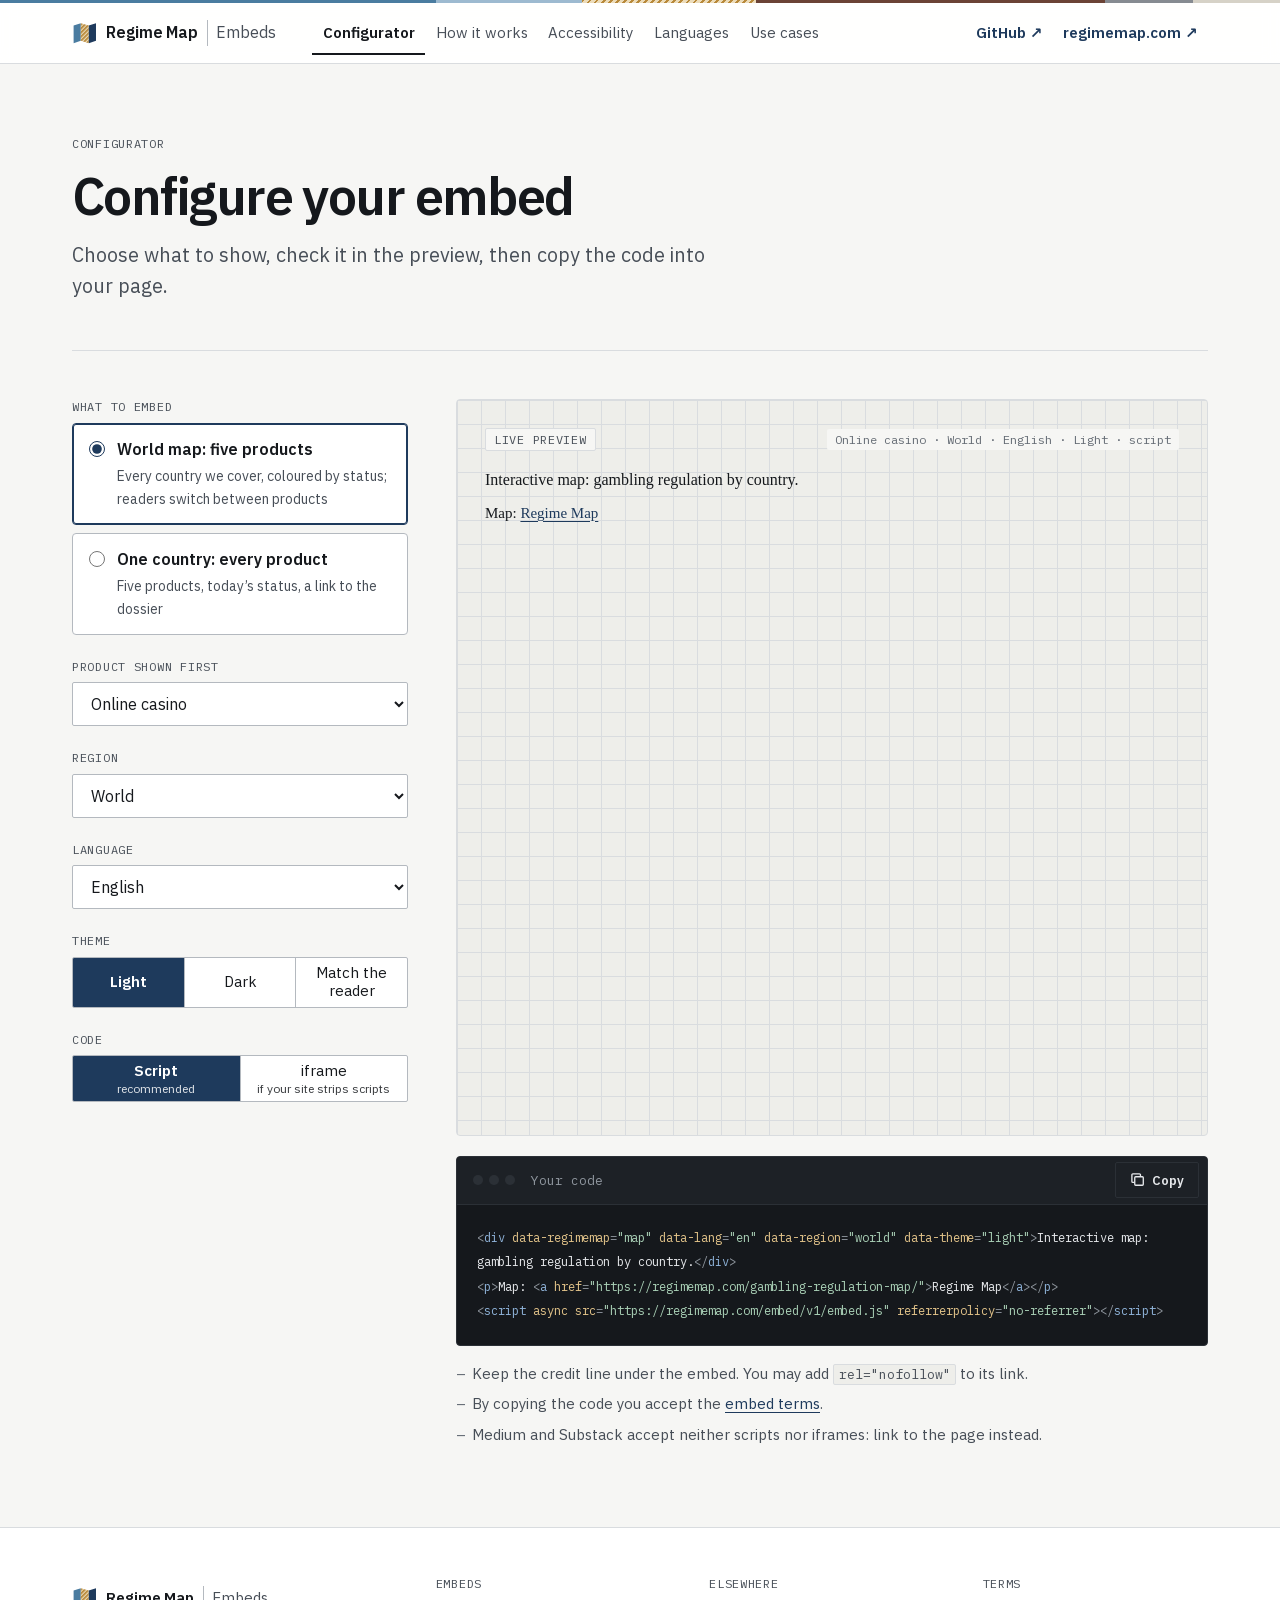
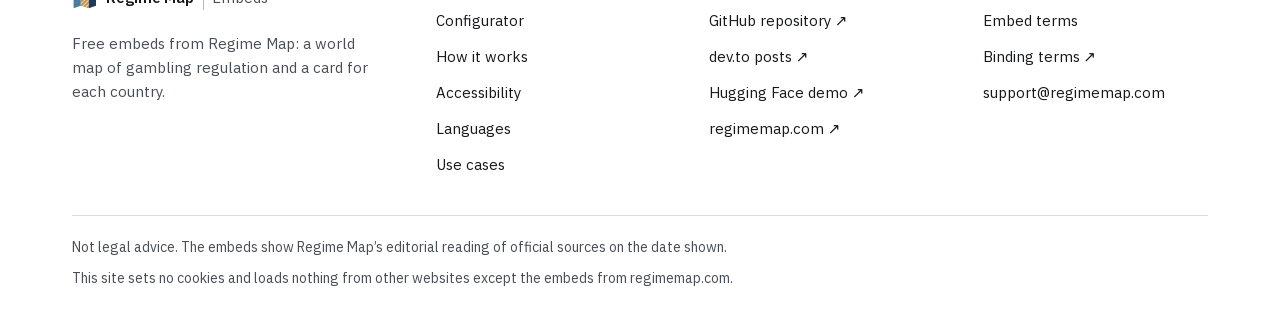
<file: configurator/index.html>
<!DOCTYPE html>
<html lang="en">
<head>
<meta charset="utf-8">
<meta name="viewport" content="width=device-width, initial-scale=1">
<title>Configurator · Regime Map Embeds</title>
<meta name="description" content="Configure the Regime Map embed: the world map or one country, product, region, language, theme and code form. Preview it live and copy the code.">
<link rel="canonical" href="https://regimemap.github.io/configurator/">
<meta property="og:type" content="website">
<meta property="og:site_name" content="Regime Map Embeds">
<meta property="og:title" content="Configurator · Regime Map Embeds">
<meta property="og:description" content="Configure the Regime Map embed: the world map or one country, product, region, language, theme and code form. Preview it live and copy the code.">
<meta property="og:url" content="https://regimemap.github.io/configurator/">
<meta property="og:image" content="https://regimemap.github.io/assets/og/og-configurator.png">
<meta property="og:image:width" content="1200">
<meta property="og:image:height" content="630">
<meta name="twitter:card" content="summary_large_image">
<meta name="theme-color" content="#f6f6f4" media="(prefers-color-scheme: light)">
<meta name="theme-color" content="#121417" media="(prefers-color-scheme: dark)">
<link rel="icon" href="../assets/img/favicon.svg" type="image/svg+xml">
<link rel="preload" href="../assets/fonts/plex-sans-400-latin.woff2" as="font" type="font/woff2" crossorigin>
<link rel="stylesheet" href="../assets/site.css?v=20261107">
<script src="../assets/site.js?v=20261107" defer></script>
<script src="../assets/configurator.js?v=20261107b" defer></script>
<script async src="https://regimemap.com/embed/v1/embed.js" referrerpolicy="no-referrer"></script>
<script type="application/ld+json">
{
 "@context": "https://schema.org",
 "@type": "WebPage",
 "name": "Configurator",
 "url": "https://regimemap.github.io/configurator/",
 "inLanguage": "en",
 "publisher": {
  "@type": "Organization",
  "name": "Regime Map",
  "url": "https://regimemap.com/"
 }
}
</script>
</head>
<body>
<a class="skip" href="#main">Skip to content</a>
<header class="hd"><div class="stripe" aria-hidden="true"><i></i><i></i><i></i><i></i><i></i><i></i></div>
  <div class="wrap hd-in">
    <a class="brand" href="../"><svg viewBox="0 0 32 32" aria-hidden="true" focusable="false"><defs><pattern id="mk2" patternUnits="userSpaceOnUse" width="3.6" height="3.6" patternTransform="rotate(45)"><rect class="mh1" width="3.6" height="3.6"/><rect class="mh2" x="2.2" width="1.4" height="3.6"/></pattern></defs><polygon class="m1" points="2,7 11,4 11,26 2,29"/><polygon points="11,4 21,7 21,29 11,26" fill="url(#mk2)"/><polygon class="m3" points="21,7 30,4 30,26 21,29"/></svg><b>Regime Map</b><span>Embeds</span></a>
    <nav aria-label="Main"><ul class="nav"><li><a href="../configurator/" aria-current="page">Configurator</a></li><li><a href="../how-it-works/">How it works</a></li><li><a href="../accessibility/">Accessibility</a></li><li><a href="../languages/">Languages</a></li><li><a href="../use-cases/">Use cases</a></li></ul></nav>
    <ul class="hd-ext"><li><a href="https://github.com/regimemap/regimemap-embed-examples">GitHub ↗</a></li><li><a href="https://regimemap.com/">regimemap.com ↗</a></li></ul>
    <details class="menu"><summary>Menu</summary><nav class="menu-panel" aria-label="Main (mobile)"><ul><li><a href="../">Home</a></li><li><a href="../configurator/" aria-current="page">Configurator</a></li><li><a href="../how-it-works/">How it works</a></li><li><a href="../accessibility/">Accessibility</a></li><li><a href="../languages/">Languages</a></li><li><a href="../use-cases/">Use cases</a></li></ul><ul><li><a href="https://github.com/regimemap/regimemap-embed-examples">GitHub ↗</a></li><li><a href="https://regimemap.com/">regimemap.com ↗</a></li></ul></nav></details>
  </div>
</header>
<main id="main"><div class="wrap">
<header class="page-h"><span class="label">Configurator</span><h1>Configure your embed</h1><p>Choose what to show, check it in the preview, then copy the code into your page.</p></header>
<div class="cfg">
<form class="cfg-controls" id="cfg-form" aria-label="Embed options" onsubmit="return false">
  <fieldset id="cfg-kind"><legend class="label">What to embed</legend><div class="cfg-kind"><label><input type="radio" name="kind" value="map" checked><b>World map: five products</b><small>Every country we cover, coloured by status; readers switch between products</small></label><label><input type="radio" name="kind" value="country"><b>One country: every product</b><small>Five products, today’s status, a link to the dossier</small></label></div></fieldset>
  <div class="cfg-field" data-for="map"><label class="label" for="cfg-product">Product shown first</label><select id="cfg-product" name="product"><option value="online_casino">Online casino</option><option value="sports_betting">Sports betting</option><option value="poker">Poker</option><option value="lottery">Lottery</option><option value="land_based">Land-based</option></select></div>
  <div class="cfg-field" data-for="map"><label class="label" for="cfg-region">Region</label><select id="cfg-region" name="region"><option value="world">World</option><option value="europe">Europe</option><option value="americas">Americas</option><option value="africa">Africa</option><option value="asia">Asia and Pacific</option></select></div>
  <div class="cfg-field" data-for="country" hidden><label class="label" for="cfg-country">Country</label><input id="cfg-country" name="country" type="search" list="cfg-countries" value="France" data-iso="FR" autocomplete="off" spellcheck="false" placeholder="Type a country"><datalist id="cfg-countries"><option value="Åland Islands" data-iso="AX"></option><option value="Albania" data-iso="AL"></option><option value="Andorra" data-iso="AD"></option><option value="Angola" data-iso="AO"></option><option value="Argentina" data-iso="AR"></option><option value="Armenia" data-iso="AM"></option><option value="Australia" data-iso="AU"></option><option value="Austria" data-iso="AT"></option><option value="Azerbaijan" data-iso="AZ"></option><option value="Belarus" data-iso="BY"></option><option value="Belgium" data-iso="BE"></option><option value="Bolivia" data-iso="BO"></option><option value="Bosnia &amp; Herzegovina" data-iso="BA"></option><option value="Brazil" data-iso="BR"></option><option value="Bulgaria" data-iso="BG"></option><option value="Canada" data-iso="CA"></option><option value="Cape Verde" data-iso="CV"></option><option value="Chile" data-iso="CL"></option><option value="Colombia" data-iso="CO"></option><option value="Comoros" data-iso="KM"></option><option value="Costa Rica" data-iso="CR"></option><option value="Croatia" data-iso="HR"></option><option value="Cuba" data-iso="CU"></option><option value="Curaçao" data-iso="CW"></option><option value="Cyprus" data-iso="CY"></option><option value="Czech Republic" data-iso="CZ"></option><option value="Denmark" data-iso="DK"></option><option value="Dominican Republic" data-iso="DO"></option><option value="Ecuador" data-iso="EC"></option><option value="El Salvador" data-iso="SV"></option><option value="Equatorial Guinea" data-iso="GQ"></option><option value="Estonia" data-iso="EE"></option><option value="Faroe Islands" data-iso="FO"></option><option value="Finland" data-iso="FI"></option><option value="France" data-iso="FR"></option><option value="Georgia" data-iso="GE"></option><option value="Germany" data-iso="DE"></option><option value="Ghana" data-iso="GH"></option><option value="Gibraltar" data-iso="GI"></option><option value="Greece" data-iso="GR"></option><option value="Guatemala" data-iso="GT"></option><option value="Guernsey" data-iso="GG"></option><option value="Honduras" data-iso="HN"></option><option value="Hong Kong" data-iso="HK"></option><option value="Hungary" data-iso="HU"></option><option value="Iceland" data-iso="IS"></option><option value="India" data-iso="IN"></option><option value="Ireland" data-iso="IE"></option><option value="Isle of Man" data-iso="IM"></option><option value="Italy" data-iso="IT"></option><option value="Japan" data-iso="JP"></option><option value="Jersey" data-iso="JE"></option><option value="Kazakhstan" data-iso="KZ"></option><option value="Kenya" data-iso="KE"></option><option value="Kyrgyzstan" data-iso="KG"></option><option value="Latvia" data-iso="LV"></option><option value="Liechtenstein" data-iso="LI"></option><option value="Lithuania" data-iso="LT"></option><option value="Luxembourg" data-iso="LU"></option><option value="Macau" data-iso="MO"></option><option value="Malta" data-iso="MT"></option><option value="Mexico" data-iso="MX"></option><option value="Moldova" data-iso="MD"></option><option value="Monaco" data-iso="MC"></option><option value="Montenegro" data-iso="ME"></option><option value="Mozambique" data-iso="MZ"></option><option value="Netherlands" data-iso="NL"></option><option value="New Zealand" data-iso="NZ"></option><option value="Nicaragua" data-iso="NI"></option><option value="Nigeria" data-iso="NG"></option><option value="North Macedonia" data-iso="MK"></option><option value="Norway" data-iso="NO"></option><option value="Panama" data-iso="PA"></option><option value="Paraguay" data-iso="PY"></option><option value="Peru" data-iso="PE"></option><option value="Philippines" data-iso="PH"></option><option value="Poland" data-iso="PL"></option><option value="Portugal" data-iso="PT"></option><option value="Puerto Rico" data-iso="PR"></option><option value="Romania" data-iso="RO"></option><option value="Russia" data-iso="RU"></option><option value="San Marino" data-iso="SM"></option><option value="Serbia" data-iso="RS"></option><option value="Singapore" data-iso="SG"></option><option value="Slovakia" data-iso="SK"></option><option value="Slovenia" data-iso="SI"></option><option value="South Africa" data-iso="ZA"></option><option value="South Korea" data-iso="KR"></option><option value="Spain" data-iso="ES"></option><option value="Sweden" data-iso="SE"></option><option value="Switzerland" data-iso="CH"></option><option value="Tajikistan" data-iso="TJ"></option><option value="Turkey" data-iso="TR"></option><option value="Turkmenistan" data-iso="TM"></option><option value="Ukraine" data-iso="UA"></option><option value="United Kingdom" data-iso="GB"></option><option value="United States" data-iso="US"></option><option value="Uruguay" data-iso="UY"></option><option value="Uzbekistan" data-iso="UZ"></option><option value="Venezuela" data-iso="VE"></option></datalist></div>
  <div class="cfg-field"><label class="label" for="cfg-lang">Language</label><select id="cfg-lang" name="lang"><optgroup label="Regime Map’s languages"><option value="en" lang="en">English</option><option value="es" lang="es">Español</option><option value="no" lang="no">Norsk</option><option value="pt" lang="pt">Português</option><option value="ja" lang="ja">日本語</option><option value="ko" lang="ko">한국어</option><option value="ru" lang="ru">Русский</option></optgroup><optgroup label="More languages"><option value="sq" lang="sq">Shqip</option><option value="hy" lang="hy">Հայերեն</option><option value="az" lang="az">Azərbaycanca</option><option value="bg" lang="bg">Български</option><option value="ca" lang="ca">Català</option><option value="zh-Hant" lang="zh-Hant">繁體中文</option><option value="hr" lang="hr">Hrvatski</option><option value="cs" lang="cs">Čeština</option><option value="da" lang="da">Dansk</option><option value="nl" lang="nl">Nederlands</option><option value="et" lang="et">Eesti</option><option value="fi" lang="fi">Suomi</option><option value="fr" lang="fr">Français</option><option value="ka" lang="ka">ქართული</option><option value="de" lang="de">Deutsch</option><option value="el" lang="el">Ελληνικά</option><option value="hu" lang="hu">Magyar</option><option value="is" lang="is">Íslenska</option><option value="it" lang="it">Italiano</option><option value="kk" lang="kk">Қазақ тілі</option><option value="lv" lang="lv">Latviešu</option><option value="lt" lang="lt">Lietuvių</option><option value="mk" lang="mk">Македонски</option><option value="pl" lang="pl">Polski</option><option value="ro" lang="ro">Română</option><option value="sr-Latn" lang="sr-Latn">Srpski</option><option value="sk" lang="sk">Slovenčina</option><option value="sl" lang="sl">Slovenščina</option><option value="sv" lang="sv">Svenska</option><option value="tr" lang="tr">Türkçe</option><option value="uk" lang="uk">Українська</option><option value="uz" lang="uz">Oʻzbekcha</option></optgroup></select></div>
  <fieldset id="cfg-theme"><legend class="label">Theme</legend><div class="seg"><label><input type="radio" name="theme" value="light" checked>Light</label><label><input type="radio" name="theme" value="dark">Dark</label><label><input type="radio" name="theme" value="auto">Match the reader</label></div></fieldset>
  <fieldset id="cfg-form-kind"><legend class="label">Code</legend><div class="seg"><label><input type="radio" name="form" value="script" checked>Script<small>recommended</small></label><label><input type="radio" name="form" value="iframe">iframe<small>if your site strips scripts</small></label></div></fieldset>
</form>
<div class="cfg-out">
  <section class="cfg-preview" aria-labelledby="pv-h"><div class="cfg-preview-h"><h2 class="label" id="pv-h">Live preview</h2><span class="cfg-status" id="cfg-status" aria-live="polite"></span></div><div class="cfg-stage" id="cfg-preview" data-kind="map" data-form="script"></div></section>
  <section aria-labelledby="code-h"><h2 class="sr" id="code-h">Your code</h2><div class="code"><div class="code-h"><span class="dots" aria-hidden="true"><i></i><i></i><i></i></span><span class="fn">Your code</span><button class="copy" id="cfg-copy" type="button" data-copy="#cfg-code"><svg viewBox="0 0 16 16" aria-hidden="true"><rect x="5" y="5" width="9" height="9" rx="1" fill="none" stroke="currentColor" stroke-width="1.4"/><path d="M11 5V3a1 1 0 0 0-1-1H3a1 1 0 0 0-1 1v7a1 1 0 0 0 1 1h2" fill="none" stroke="currentColor" stroke-width="1.4"/></svg><span class="idle">Copy</span><span class="ok">Copied</span><span class="sr sr-live" aria-live="polite"></span></button></div><pre><code id="cfg-code"><span class="t-pun">&lt;</span><span class="t-tag">div</span> <span class="t-attr">data-regimemap</span><span class="t-pun">=</span><span class="t-str">&quot;map&quot;</span> <span class="t-attr">data-lang</span><span class="t-pun">=</span><span class="t-str">&quot;en&quot;</span> <span class="t-attr">data-region</span><span class="t-pun">=</span><span class="t-str">&quot;world&quot;</span> <span class="t-attr">data-theme</span><span class="t-pun">=</span><span class="t-str">&quot;light&quot;</span><span class="t-pun">&gt;</span>Interactive map: gambling regulation by country.<span class="t-pun">&lt;/</span><span class="t-tag">div</span><span class="t-pun">&gt;</span>
<span class="t-pun">&lt;</span><span class="t-tag">p</span><span class="t-pun">&gt;</span>Map: <span class="t-pun">&lt;</span><span class="t-tag">a</span> <span class="t-attr">href</span><span class="t-pun">=</span><span class="t-str">&quot;https://regimemap.com/gambling-regulation-map/&quot;</span><span class="t-pun">&gt;</span>Regime Map<span class="t-pun">&lt;/</span><span class="t-tag">a</span><span class="t-pun">&gt;</span><span class="t-pun">&lt;/</span><span class="t-tag">p</span><span class="t-pun">&gt;</span>
<span class="t-pun">&lt;</span><span class="t-tag">script</span> <span class="t-attr">async</span> <span class="t-attr">src</span><span class="t-pun">=</span><span class="t-str">&quot;https://regimemap.com/embed/v1/embed.js&quot;</span> <span class="t-attr">referrerpolicy</span><span class="t-pun">=</span><span class="t-str">&quot;no-referrer&quot;</span><span class="t-pun">&gt;</span><span class="t-pun">&lt;/</span><span class="t-tag">script</span><span class="t-pun">&gt;</span></code></pre></div>
  <ul class="code-notes"><li>Keep the credit line under the embed. You may add <code>rel="nofollow"</code> to its link.</li><li>By copying the code you accept the <a href="../terms/">embed terms</a>.</li><li>Medium and Substack accept neither scripts nor iframes: link to the page instead.</li></ul></section>
</div>
</div>
</div></main>
<footer class="ft">
  <div class="wrap">
    <div class="ft-in">
      <div><a class="brand" href="../"><svg viewBox="0 0 32 32" aria-hidden="true" focusable="false"><defs><pattern id="mk3" patternUnits="userSpaceOnUse" width="3.6" height="3.6" patternTransform="rotate(45)"><rect class="mh1" width="3.6" height="3.6"/><rect class="mh2" x="2.2" width="1.4" height="3.6"/></pattern></defs><polygon class="m1" points="2,7 11,4 11,26 2,29"/><polygon points="11,4 21,7 21,29 11,26" fill="url(#mk3)"/><polygon class="m3" points="21,7 30,4 30,26 21,29"/></svg><b>Regime Map</b><span>Embeds</span></a><p class="ft-blurb">Free embeds from Regime Map: a world map of gambling regulation and a card for each country.</p></div>
      <nav aria-labelledby="f1"><h2 id="f1">Embeds</h2><ul><li><a href="../configurator/">Configurator</a></li><li><a href="../how-it-works/">How it works</a></li><li><a href="../accessibility/">Accessibility</a></li><li><a href="../languages/">Languages</a></li><li><a href="../use-cases/">Use cases</a></li></ul></nav>
      <nav aria-labelledby="f2"><h2 id="f2">Elsewhere</h2><ul><li><a href="https://github.com/regimemap/regimemap-embed-examples">GitHub repository ↗</a></li><li><a href="https://dev.to/regimemap">dev.to posts ↗</a></li><li><a href="https://huggingface.co/spaces/regimemap/embeds">Hugging Face demo ↗</a></li><li><a href="https://regimemap.com/">regimemap.com ↗</a></li></ul></nav>
      <nav aria-labelledby="f3"><h2 id="f3">Terms</h2><ul><li><a href="../terms/">Embed terms</a></li><li><a href="https://regimemap.com/data-api/#embed-terms">Binding terms ↗</a></li><li><a href="mailto:support@regimemap.com">support@regimemap.com</a></li></ul></nav>
    </div>
    <div class="ft-legal"><p>Not legal advice. The embeds show Regime Map’s editorial reading of official sources on the date shown.</p><p>This site sets no cookies and loads nothing from other websites except the embeds from regimemap.com.</p></div>
  </div>
</footer>
</body>
</html>
</file>
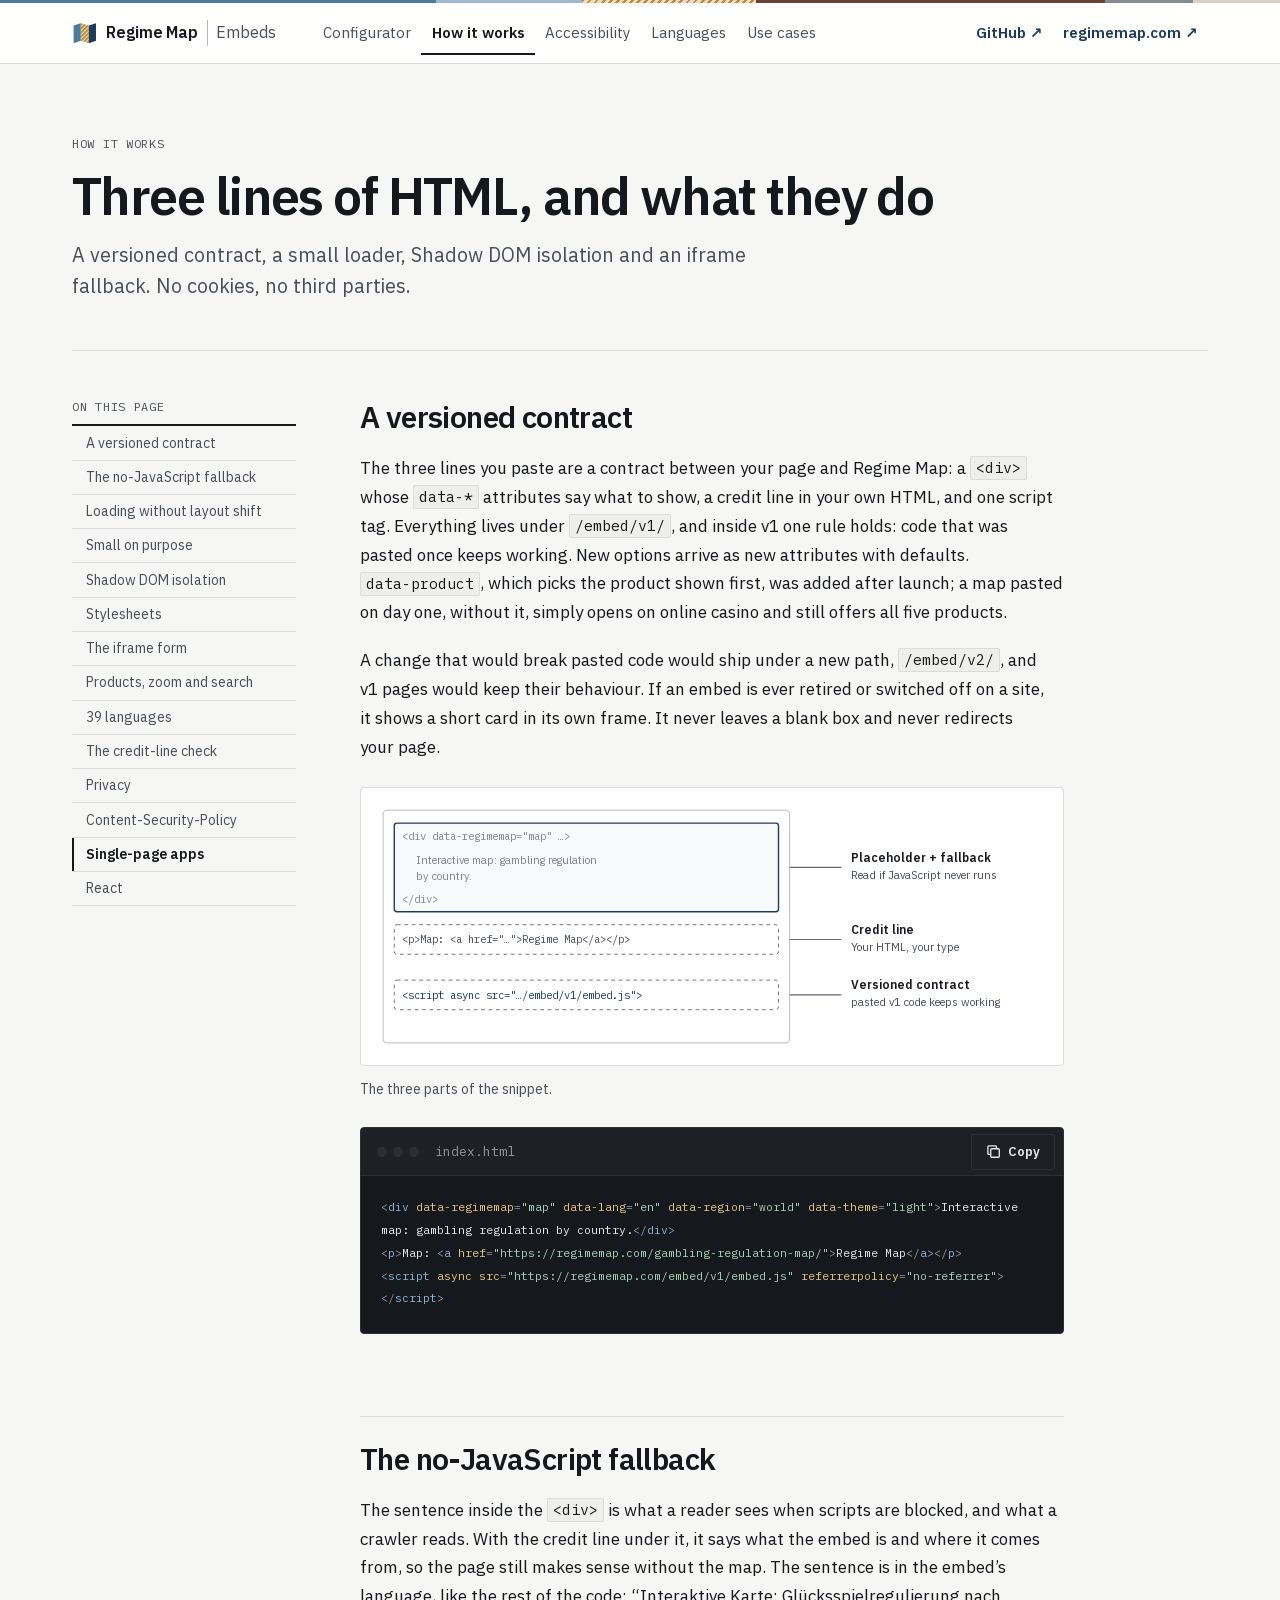
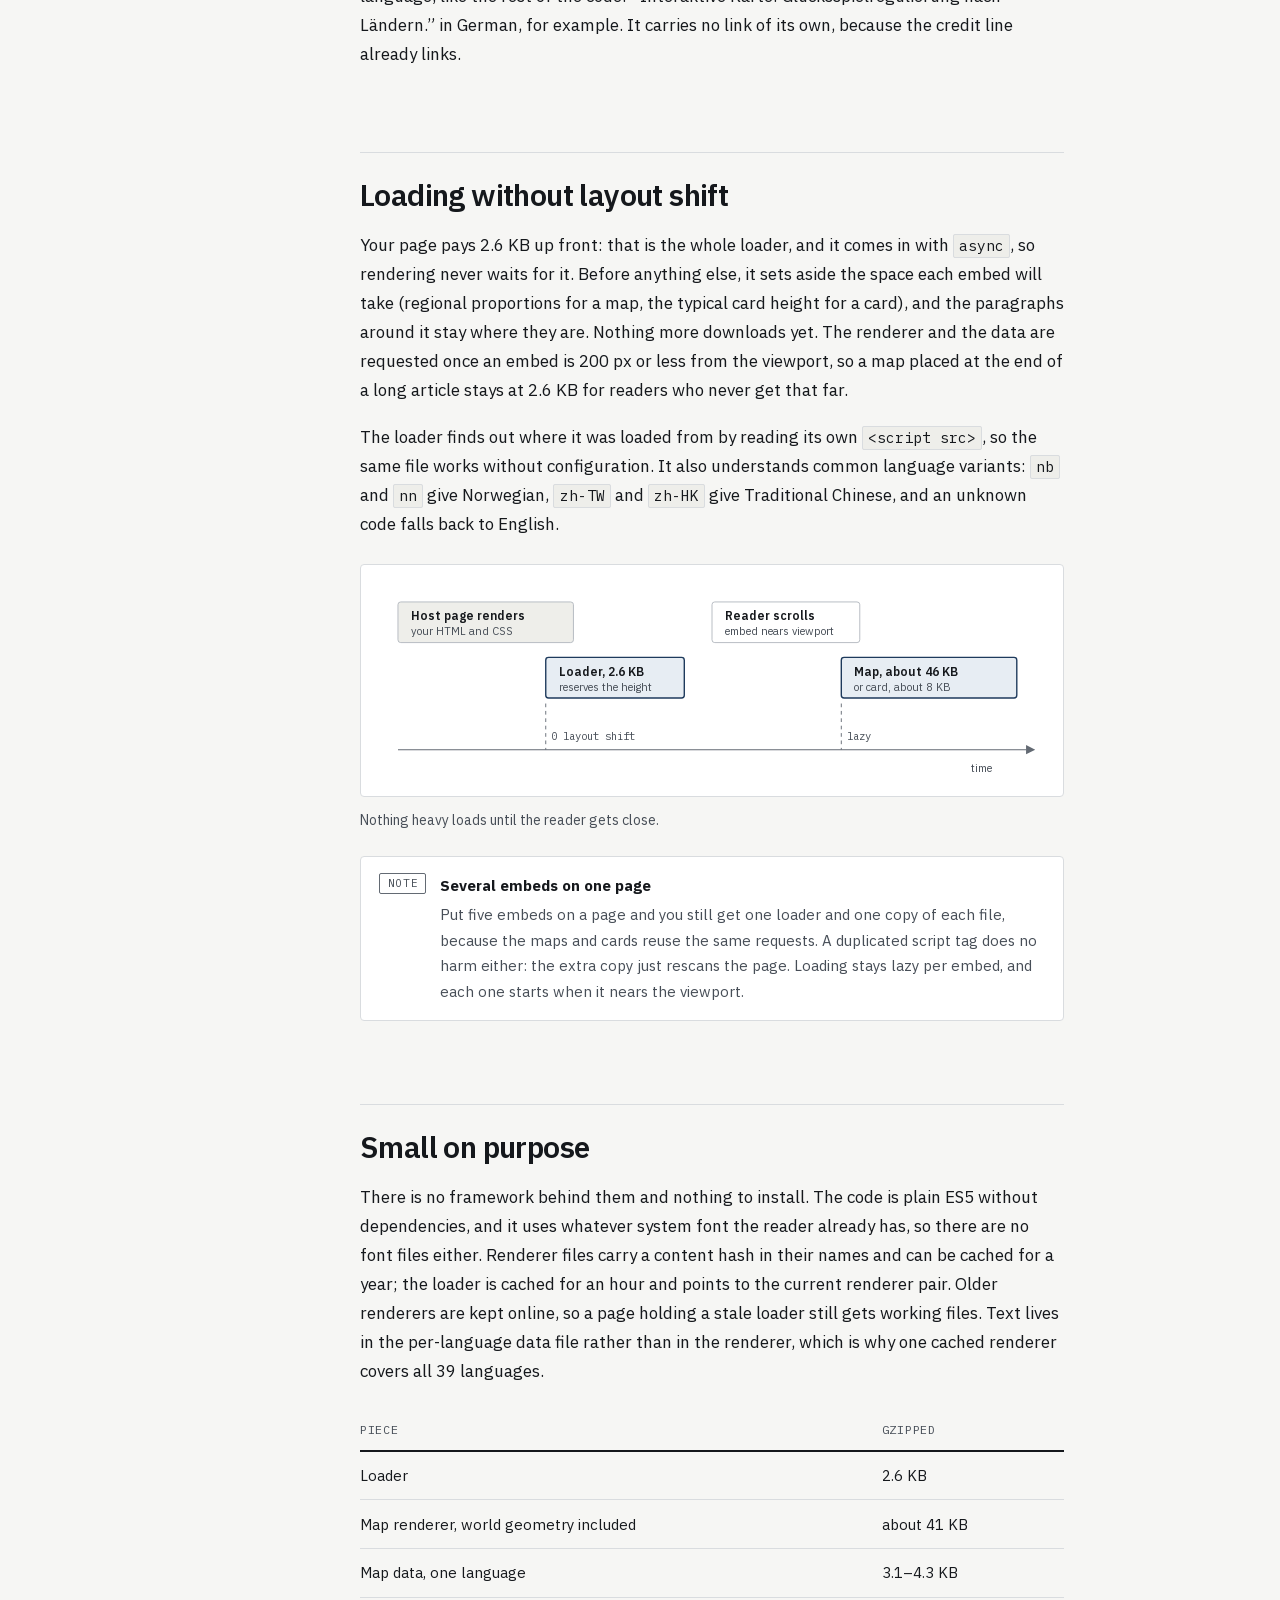
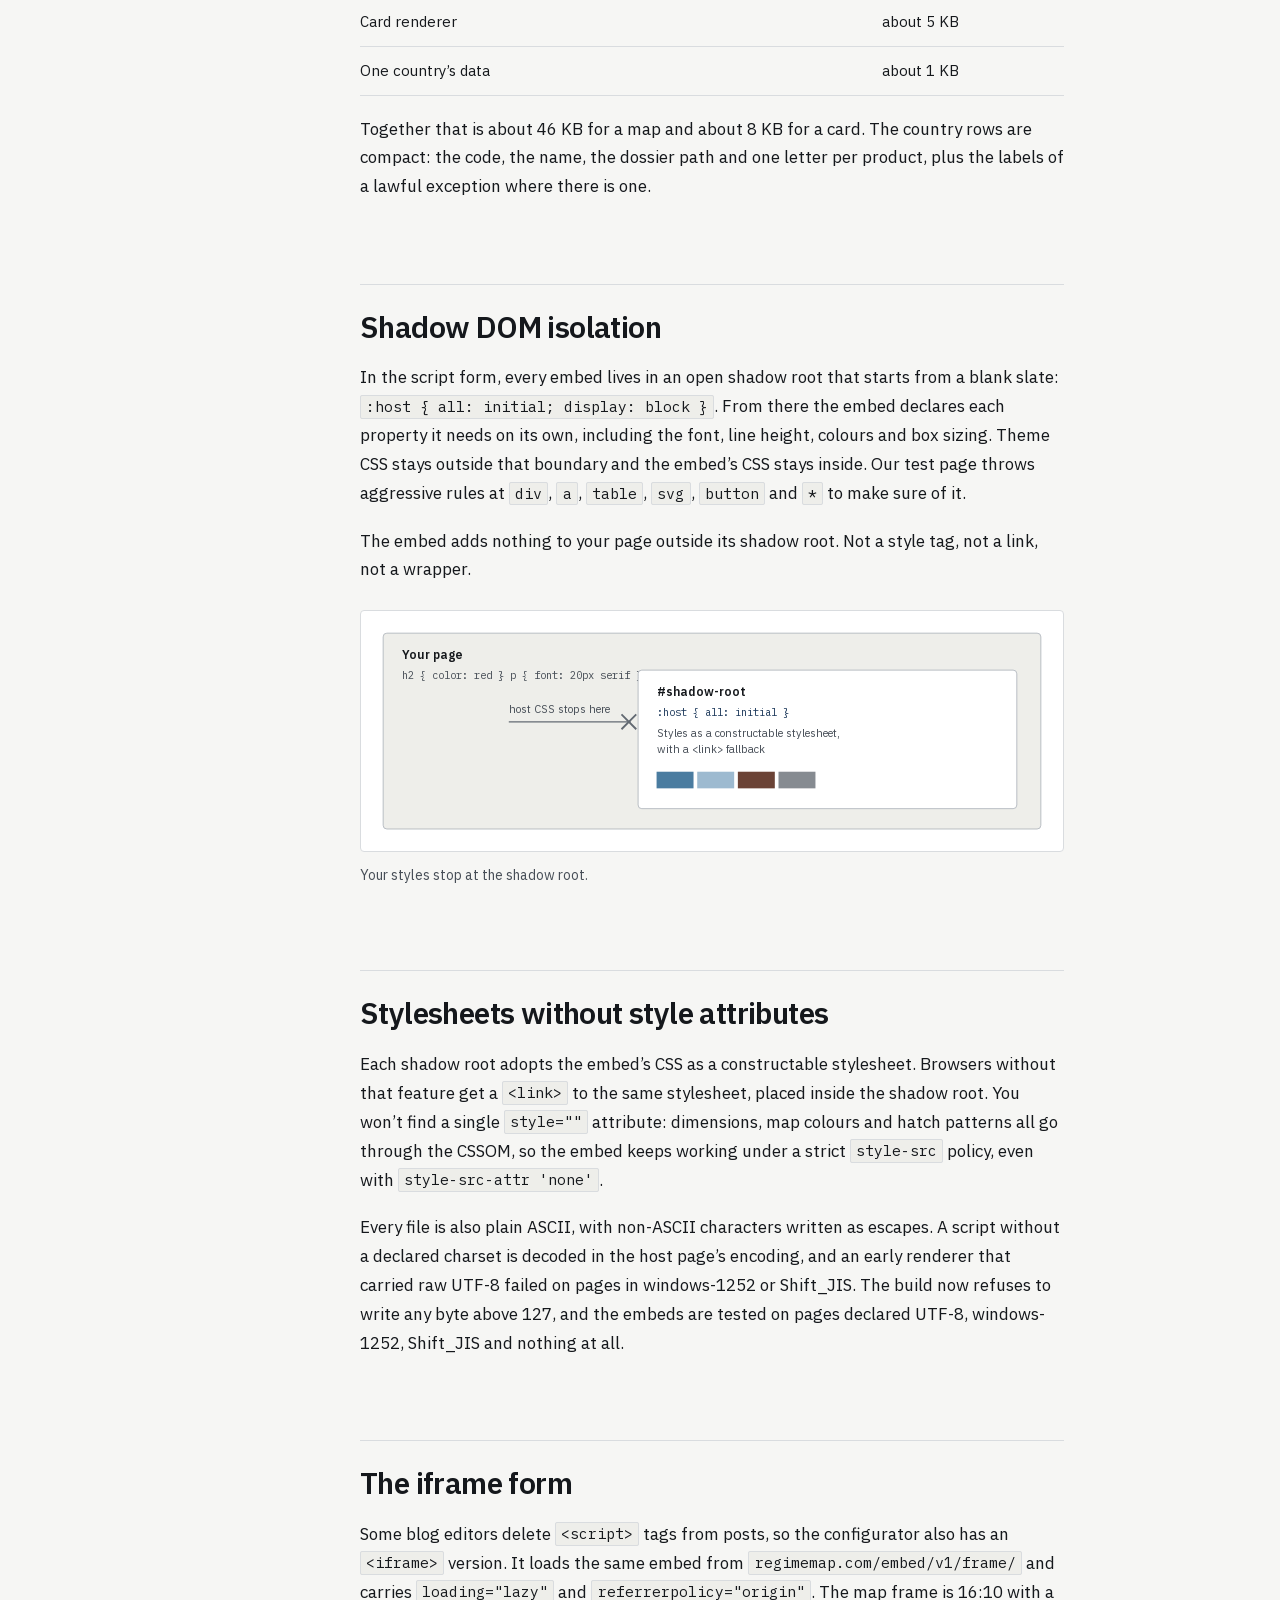
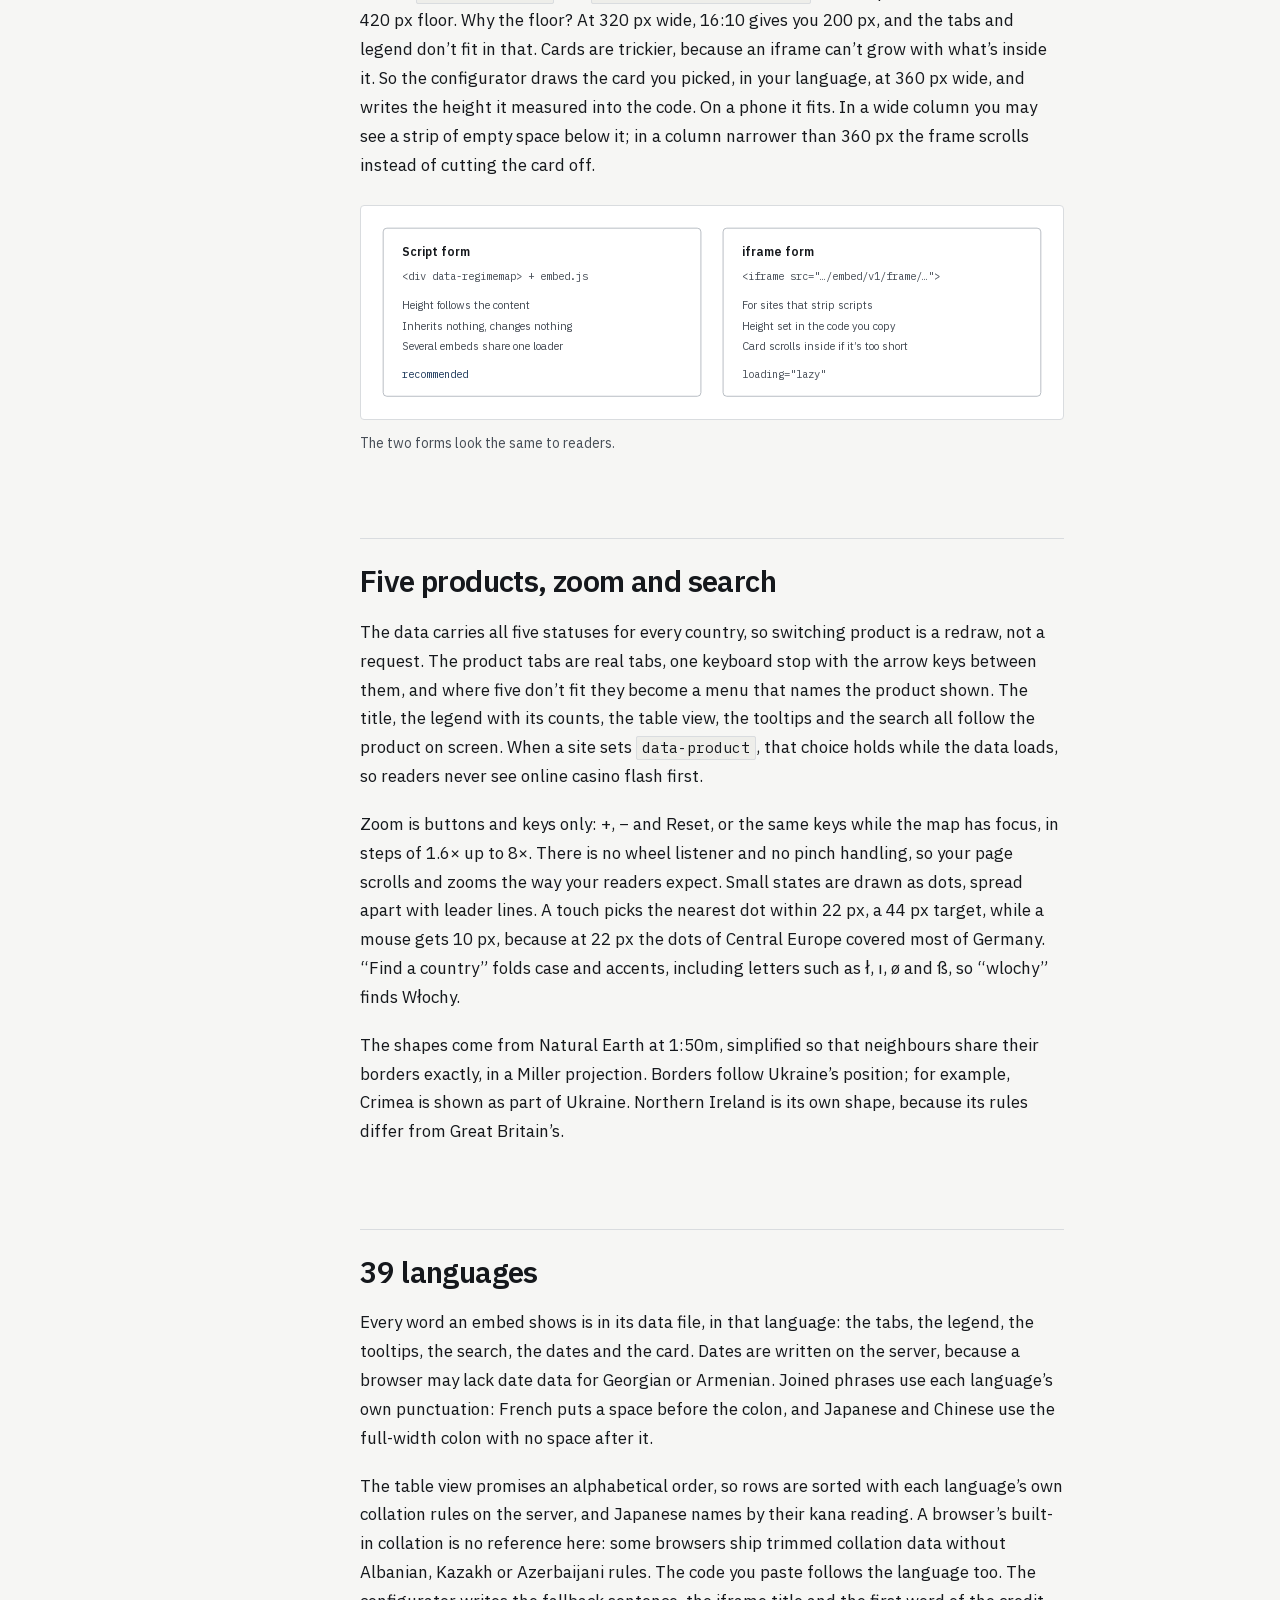
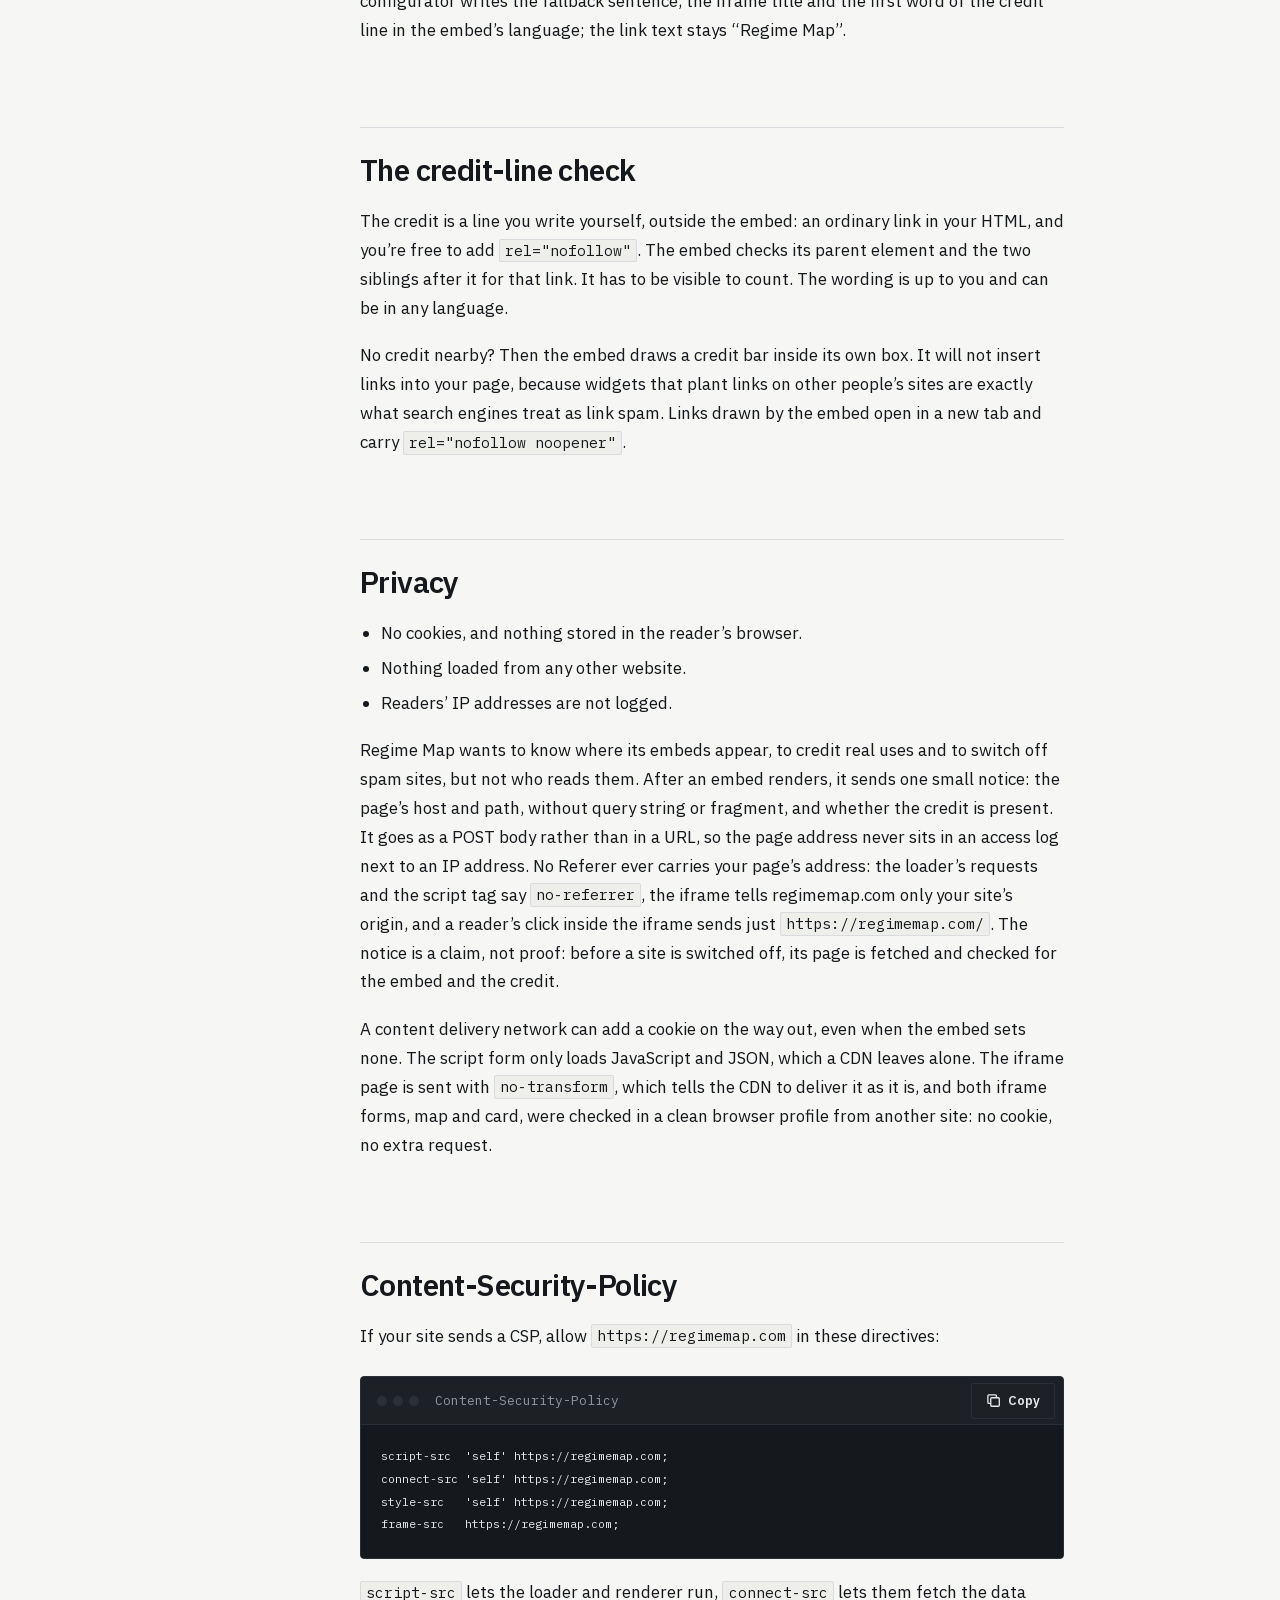
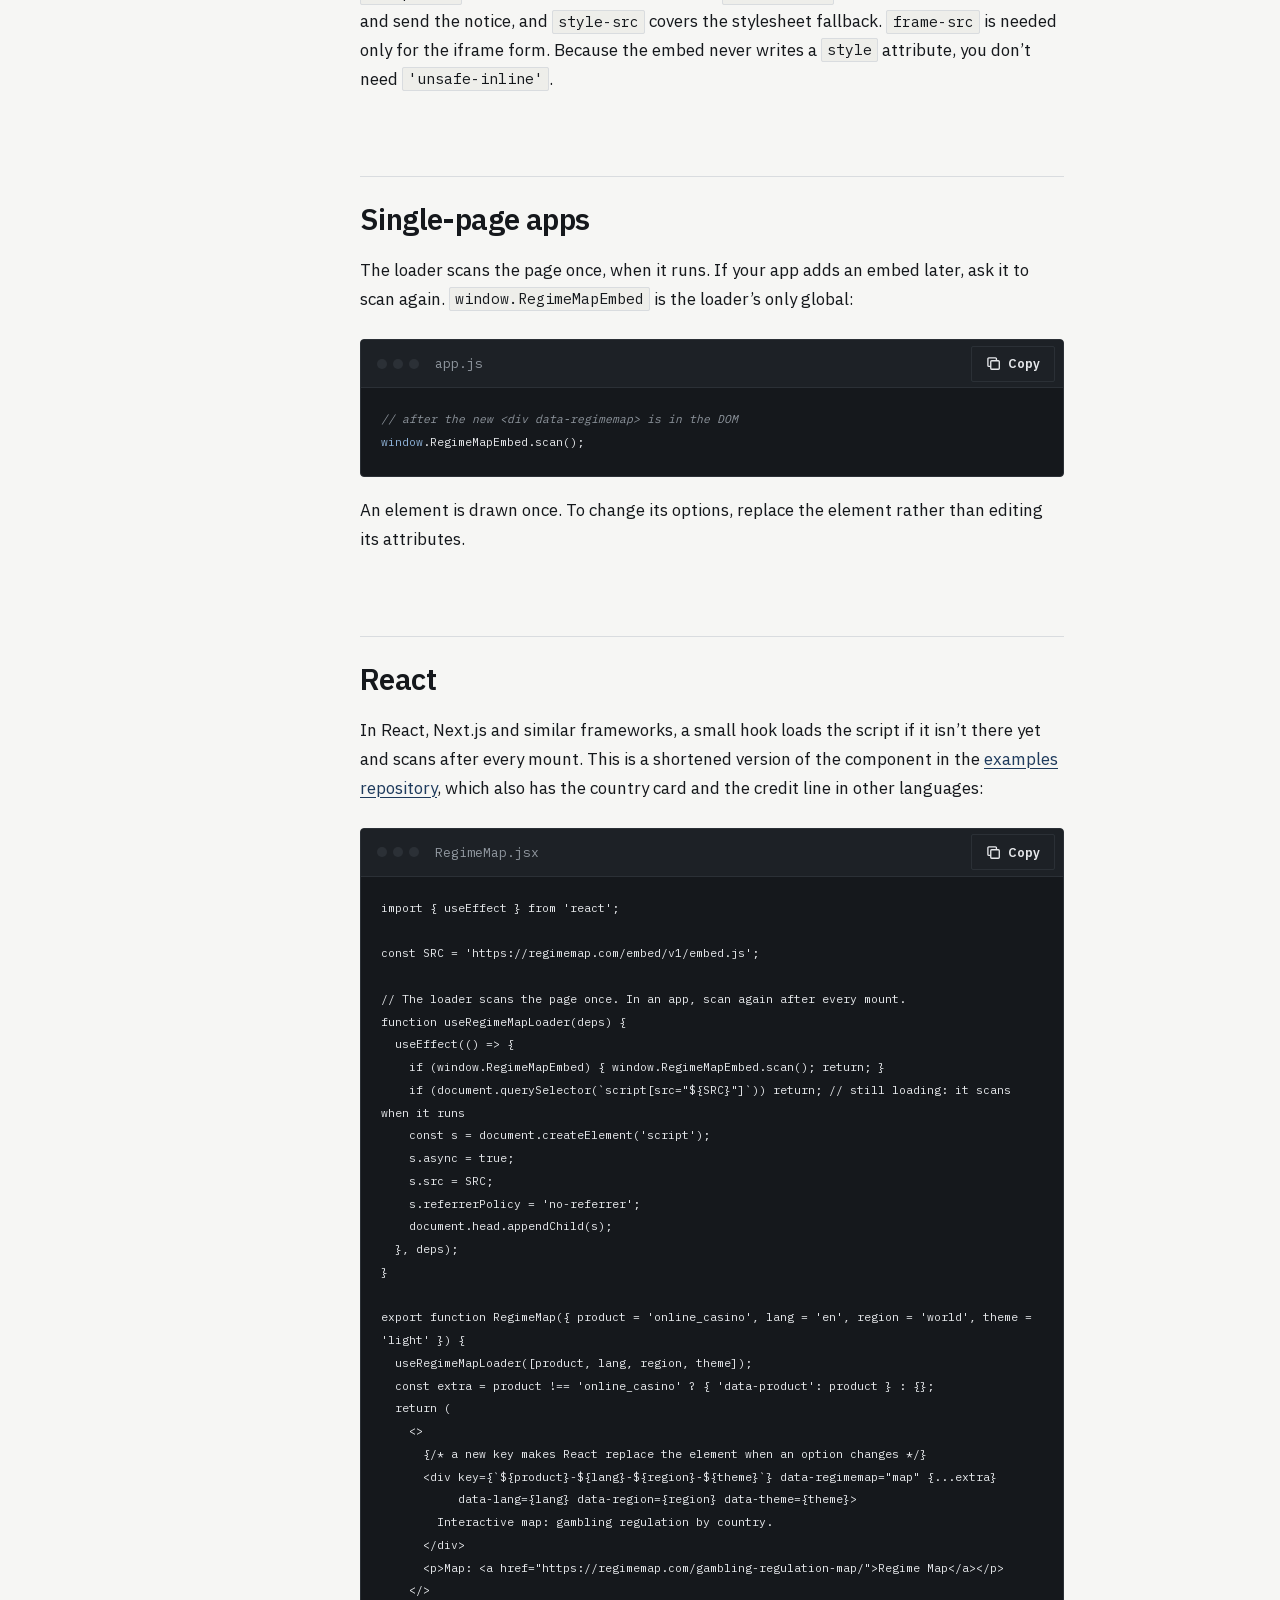
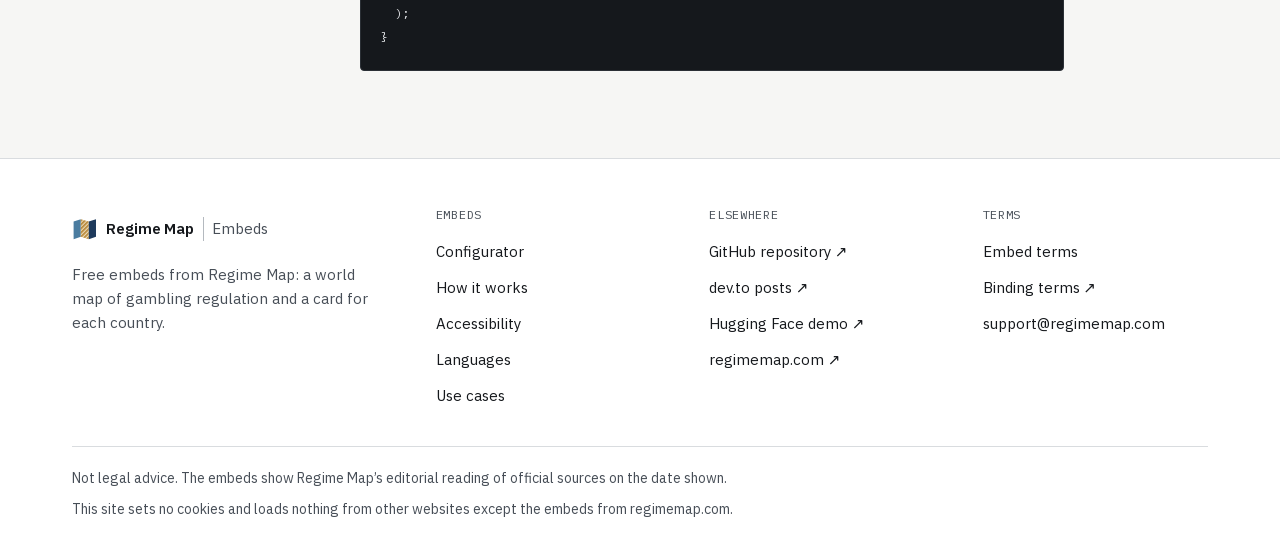
<file: how-it-works/index.html>
<!DOCTYPE html>
<html lang="en">
<head>
<meta charset="utf-8">
<meta name="viewport" content="width=device-width, initial-scale=1">
<title>How it works · Regime Map Embeds</title>
<meta name="description" content="How the Regime Map embeds work: a versioned contract, a 2.6 KB loader that reserves height, Shadow DOM isolation, the iframe form, privacy and CSP.">
<link rel="canonical" href="https://regimemap.github.io/how-it-works/">
<meta property="og:type" content="article">
<meta property="og:site_name" content="Regime Map Embeds">
<meta property="og:title" content="How it works · Regime Map Embeds">
<meta property="og:description" content="How the Regime Map embeds work: a versioned contract, a 2.6 KB loader that reserves height, Shadow DOM isolation, the iframe form, privacy and CSP.">
<meta property="og:url" content="https://regimemap.github.io/how-it-works/">
<meta property="og:image" content="https://regimemap.github.io/assets/og/og-how-it-works.png">
<meta property="og:image:width" content="1200">
<meta property="og:image:height" content="630">
<meta name="twitter:card" content="summary_large_image">
<meta name="theme-color" content="#f6f6f4" media="(prefers-color-scheme: light)">
<meta name="theme-color" content="#121417" media="(prefers-color-scheme: dark)">
<link rel="icon" href="../assets/img/favicon.svg" type="image/svg+xml">
<link rel="preload" href="../assets/fonts/plex-sans-400-latin.woff2" as="font" type="font/woff2" crossorigin>
<link rel="stylesheet" href="../assets/site.css?v=20261107">
<script src="../assets/site.js?v=20261107" defer></script>
<script type="application/ld+json">
{
 "@context": "https://schema.org",
 "@type": "TechArticle",
 "headline": "How the Regime Map embeds work",
 "inLanguage": "en",
 "url": "https://regimemap.github.io/how-it-works/",
 "dateModified": "2026-11-07",
 "author": {
  "@type": "Organization",
  "name": "Regime Map",
  "url": "https://regimemap.com/"
 },
 "publisher": {
  "@type": "Organization",
  "name": "Regime Map",
  "url": "https://regimemap.com/"
 },
 "proficiencyLevel": "Intermediate"
}
</script>
</head>
<body>
<a class="skip" href="#main">Skip to content</a>
<header class="hd"><div class="stripe" aria-hidden="true"><i></i><i></i><i></i><i></i><i></i><i></i></div>
  <div class="wrap hd-in">
    <a class="brand" href="../"><svg viewBox="0 0 32 32" aria-hidden="true" focusable="false"><defs><pattern id="mk4" patternUnits="userSpaceOnUse" width="3.6" height="3.6" patternTransform="rotate(45)"><rect class="mh1" width="3.6" height="3.6"/><rect class="mh2" x="2.2" width="1.4" height="3.6"/></pattern></defs><polygon class="m1" points="2,7 11,4 11,26 2,29"/><polygon points="11,4 21,7 21,29 11,26" fill="url(#mk4)"/><polygon class="m3" points="21,7 30,4 30,26 21,29"/></svg><b>Regime Map</b><span>Embeds</span></a>
    <nav aria-label="Main"><ul class="nav"><li><a href="../configurator/">Configurator</a></li><li><a href="../how-it-works/" aria-current="page">How it works</a></li><li><a href="../accessibility/">Accessibility</a></li><li><a href="../languages/">Languages</a></li><li><a href="../use-cases/">Use cases</a></li></ul></nav>
    <ul class="hd-ext"><li><a href="https://github.com/regimemap/regimemap-embed-examples">GitHub ↗</a></li><li><a href="https://regimemap.com/">regimemap.com ↗</a></li></ul>
    <details class="menu"><summary>Menu</summary><nav class="menu-panel" aria-label="Main (mobile)"><ul><li><a href="../">Home</a></li><li><a href="../configurator/">Configurator</a></li><li><a href="../how-it-works/" aria-current="page">How it works</a></li><li><a href="../accessibility/">Accessibility</a></li><li><a href="../languages/">Languages</a></li><li><a href="../use-cases/">Use cases</a></li></ul><ul><li><a href="https://github.com/regimemap/regimemap-embed-examples">GitHub ↗</a></li><li><a href="https://regimemap.com/">regimemap.com ↗</a></li></ul></nav></details>
  </div>
</header>
<main id="main"><div class="wrap">
<header class="page-h"><span class="label">How it works</span><h1>Three lines of HTML, and what they do</h1><p>A versioned contract, a small loader, Shadow DOM isolation and an iframe fallback. No cookies, no third parties.</p></header>
<div class="doc"><nav class="toc" aria-labelledby="toc-h"><span class="label" id="toc-h">On this page</span><ol><li><a href="#contract">A versioned contract</a></li><li><a href="#fallback">The no-JavaScript fallback</a></li><li><a href="#loading">Loading without layout shift</a></li><li><a href="#size">Small on purpose</a></li><li><a href="#shadow">Shadow DOM isolation</a></li><li><a href="#styles">Stylesheets</a></li><li><a href="#iframe">The iframe form</a></li><li><a href="#map">Products, zoom and search</a></li><li><a href="#languages">39 languages</a></li><li><a href="#credit">The credit-line check</a></li><li><a href="#privacy">Privacy</a></li><li><a href="#csp">Content-Security-Policy</a></li><li><a href="#spa">Single-page apps</a></li><li><a href="#react">React</a></li></ol></nav>
<article class="prose">
<h2 id="contract">A versioned contract</h2>
<p>The three lines you paste are a contract between your page and Regime Map: a <code>&lt;div&gt;</code> whose <code>data-*</code> attributes say what to show, a credit line in your own HTML, and one script tag. Everything lives under <code>/embed/v1/</code>, and inside v1 one rule holds: code that was pasted once keeps working. New options arrive as new attributes with defaults. <code>data-product</code>, which picks the product shown first, was added after launch; a map pasted on day one, without it, simply opens on online casino and still offers all five products.</p>
<p>A change that would break pasted code would ship under a new path, <code>/embed/v2/</code>, and v1 pages would keep their behaviour. If an embed is ever retired or switched off on a site, it shows a short card in its own frame. It never leaves a blank box and never redirects your page.</p>
<figure class="wide"><svg class="dia" viewBox="0 0 760 300" role="img" aria-labelledby="d1t"><title id="d1t">The pasted markup: a placeholder div with fallback text, the credit line, and the versioned loader script.</title>
<rect class="bx" x="24" y="24" width="440" height="252" rx="4"/><text class="m" x="44" y="56">&lt;div data-regimemap="map" …&gt;</text><text class="t2" x="60" y="82">Interactive map: gambling regulation</text><text class="t2" x="60" y="100">by country.</text><text class="m" x="44" y="124">&lt;/div&gt;</text>
<rect class="acc" x="36" y="38" width="416" height="96" rx="3" fill-opacity="0.35"/>
<text class="m" x="44" y="168">&lt;p&gt;Map: &lt;a href="…"&gt;Regime Map&lt;/a&gt;&lt;/p&gt;</text><rect class="dash" x="36" y="148" width="416" height="32" rx="3"/>
<text class="ma" x="44" y="228">&lt;script async src="…/embed/v1/embed.js"&gt;</text><rect class="dash" x="36" y="208" width="416" height="32" rx="3"/>
<path class="ln" d="M464 86 H520"/><path class="ln" d="M464 164 H520"/><path class="ln" d="M464 224 H520"/>
<text class="t" x="530" y="80">Placeholder + fallback</text><text class="t2" x="530" y="98">Read if JavaScript never runs</text>
<text class="t" x="530" y="158">Credit line</text><text class="t2" x="530" y="176">Your HTML, your type</text>
<text class="t" x="530" y="218">Versioned contract</text><text class="t2" x="530" y="236">pasted v1 code keeps working</text></svg><figcaption>The three parts of the snippet.</figcaption></figure>
<div class="code"><div class="code-h"><span class="dots" aria-hidden="true"><i></i><i></i><i></i></span><span class="fn">index.html</span><button class="copy" type="button" data-copy="#code-1"><svg viewBox="0 0 16 16" aria-hidden="true"><rect x="5" y="5" width="9" height="9" rx="1" fill="none" stroke="currentColor" stroke-width="1.4"/><path d="M11 5V3a1 1 0 0 0-1-1H3a1 1 0 0 0-1 1v7a1 1 0 0 0 1 1h2" fill="none" stroke="currentColor" stroke-width="1.4"/></svg><span class="idle">Copy</span><span class="ok">Copied</span><span class="sr sr-live" aria-live="polite"></span></button></div><pre><code id="code-1"><span class="t-pun">&lt;</span><span class="t-tag">div</span> <span class="t-attr">data-regimemap</span><span class="t-pun">=</span><span class="t-str">&quot;map&quot;</span> <span class="t-attr">data-lang</span><span class="t-pun">=</span><span class="t-str">&quot;en&quot;</span> <span class="t-attr">data-region</span><span class="t-pun">=</span><span class="t-str">&quot;world&quot;</span> <span class="t-attr">data-theme</span><span class="t-pun">=</span><span class="t-str">&quot;light&quot;</span><span class="t-pun">&gt;</span>Interactive map: gambling regulation by country.<span class="t-pun">&lt;/</span><span class="t-tag">div</span><span class="t-pun">&gt;</span>
<span class="t-pun">&lt;</span><span class="t-tag">p</span><span class="t-pun">&gt;</span>Map: <span class="t-pun">&lt;</span><span class="t-tag">a</span> <span class="t-attr">href</span><span class="t-pun">=</span><span class="t-str">&quot;https://regimemap.com/gambling-regulation-map/&quot;</span><span class="t-pun">&gt;</span>Regime Map<span class="t-pun">&lt;/</span><span class="t-tag">a</span><span class="t-pun">&gt;</span><span class="t-pun">&lt;/</span><span class="t-tag">p</span><span class="t-pun">&gt;</span>
<span class="t-pun">&lt;</span><span class="t-tag">script</span> <span class="t-attr">async</span> <span class="t-attr">src</span><span class="t-pun">=</span><span class="t-str">&quot;https://regimemap.com/embed/v1/embed.js&quot;</span> <span class="t-attr">referrerpolicy</span><span class="t-pun">=</span><span class="t-str">&quot;no-referrer&quot;</span><span class="t-pun">&gt;</span><span class="t-pun">&lt;/</span><span class="t-tag">script</span><span class="t-pun">&gt;</span></code></pre></div>
<h2 id="fallback">The no-JavaScript fallback</h2>
<p>The sentence inside the <code>&lt;div&gt;</code> is what a reader sees when scripts are blocked, and what a crawler reads. With the credit line under it, it says what the embed is and where it comes from, so the page still makes sense without the map. The sentence is in the embed’s language, like the rest of the code: “Interaktive Karte: Glücksspielregulierung nach Ländern.” in German, for example. It carries no link of its own, because the credit line already links.</p>
<h2 id="loading">Loading without layout shift</h2>
<p>Your page pays 2.6 KB up front: that is the whole loader, and it comes in with <code>async</code>, so rendering never waits for it. Before anything else, it sets aside the space each embed will take (regional proportions for a map, the typical card height for a card), and the paragraphs around it stay where they are. Nothing more downloads yet. The renderer and the data are requested once an embed is 200 px or less from the viewport, so a map placed at the end of a long article stays at 2.6 KB for readers who never get that far.</p>
<p>The loader finds out where it was loaded from by reading its own <code>&lt;script src&gt;</code>, so the same file works without configuration. It also understands common language variants: <code>nb</code> and <code>nn</code> give Norwegian, <code>zh-TW</code> and <code>zh-HK</code> give Traditional Chinese, and an unknown code falls back to English.</p>
<figure class="wide"><svg class="dia" viewBox="0 0 760 250" role="img" aria-labelledby="d2t"><title id="d2t">Loading timeline: the page renders, the 2.6 KB loader reserves height, then the map loads only when it nears the viewport.</title>
<path class="ln" d="M40 200 H720"/><path class="ar" d="M720 195 L730 200 L720 205 Z"/><text class="t2" x="660" y="224">time</text>
<rect class="bx2" x="40" y="40" width="190" height="44" rx="3"/><text class="t" x="54" y="60">Host page renders</text><text class="t2" x="54" y="76">your HTML and CSS</text>
<rect class="acc" x="200" y="100" width="150" height="44" rx="3"/><text class="t" x="214" y="120">Loader, 2.6 KB</text><text class="t2" x="214" y="136">reserves the height</text>
<rect class="bx" x="380" y="40" width="160" height="44" rx="3"/><text class="t" x="394" y="60">Reader scrolls</text><text class="t2" x="394" y="76">embed nears viewport</text>
<rect class="acc" x="520" y="100" width="190" height="44" rx="3"/><text class="t" x="534" y="120">Map, about 46 KB</text><text class="t2" x="534" y="136">or card, about 8 KB</text>
<path class="dash" d="M200 150 V200"/><path class="dash" d="M520 150 V200"/><text class="m" x="206" y="190">0 layout shift</text><text class="m" x="526" y="190">lazy</text></svg><figcaption>Nothing heavy loads until the reader gets close.</figcaption></figure>
<div class="callout" data-kind="Note"><b>Several embeds on one page</b><p>Put five embeds on a page and you still get one loader and one copy of each file, because the maps and cards reuse the same requests. A duplicated script tag does no harm either: the extra copy just rescans the page. Loading stays lazy per embed, and each one starts when it nears the viewport.</p></div>
<h2 id="size">Small on purpose</h2>
<p>There is no framework behind them and nothing to install. The code is plain ES5 without dependencies, and it uses whatever system font the reader already has, so there are no font files either. Renderer files carry a content hash in their names and can be cached for a year; the loader is cached for an hour and points to the current renderer pair. Older renderers are kept online, so a page holding a stale loader still gets working files. Text lives in the per-language data file rather than in the renderer, which is why one cached renderer covers all 39 languages.</p>
<div class="tbl-wrap"><table class="tbl"><thead><tr><th scope="col">Piece</th><th scope="col">Gzipped</th></tr></thead><tbody><tr><td>Loader</td><td>2.6 KB</td></tr><tr><td>Map renderer, world geometry included</td><td>about 41 KB</td></tr><tr><td>Map data, one language</td><td>3.1–4.3 KB</td></tr><tr><td>Card renderer</td><td>about 5 KB</td></tr><tr><td>One country’s data</td><td>about 1 KB</td></tr></tbody></table></div>
<p>Together that is about 46 KB for a map and about 8 KB for a card. The country rows are compact: the code, the name, the dossier path and one letter per product, plus the labels of a lawful exception where there is one.</p>
<h2 id="shadow">Shadow DOM isolation</h2>
<p>In the script form, every embed lives in an open shadow root that starts from a blank slate: <code>:host { all: initial; display: block }</code>. From there the embed declares each property it needs on its own, including the font, line height, colours and box sizing. Theme CSS stays outside that boundary and the embed’s CSS stays inside. Our test page throws aggressive rules at <code>div</code>, <code>a</code>, <code>table</code>, <code>svg</code>, <code>button</code> and <code>*</code> to make sure of it.</p>
<p>The embed adds nothing to your page outside its shadow root. Not a style tag, not a link, not a wrapper.</p>
<figure class="wide"><svg class="dia" viewBox="0 0 760 260" role="img" aria-labelledby="d3t"><title id="d3t">Shadow DOM isolation: host page styles stop at the shadow root, and the embed's styles stay inside it.</title>
<rect class="bx2" x="24" y="24" width="712" height="212" rx="4"/><text class="t" x="44" y="52">Your page</text><text class="m" x="44" y="74">h2 { color: red } p { font: 20px serif }</text>
<rect class="bx" x="300" y="64" width="410" height="150" rx="4"/><text class="t" x="320" y="92">#shadow-root</text><text class="ma" x="320" y="114">:host { all: initial }</text><text class="t2" x="320" y="136">Styles as a constructable stylesheet,</text><text class="t2" x="320" y="154">with a &lt;link&gt; fallback</text>
<rect class="s1" x="320" y="174" width="40" height="18"/><rect class="s2" x="364" y="174" width="40" height="18"/><rect class="s4" x="408" y="174" width="40" height="18"/><rect class="s5" x="452" y="174" width="40" height="18"/>
<path class="ln" d="M160 120 H292"/><path class="ln" d="M282 112 L298 128 M282 128 L298 112" style="stroke-width:2"/><text class="t2" x="160" y="110">host CSS stops here</text></svg><figcaption>Your styles stop at the shadow root.</figcaption></figure>
<h2 id="styles">Stylesheets without style attributes</h2>
<p>Each shadow root adopts the embed’s CSS as a constructable stylesheet. Browsers without that feature get a <code>&lt;link&gt;</code> to the same stylesheet, placed inside the shadow root. You won’t find a single <code>style=""</code> attribute: dimensions, map colours and hatch patterns all go through the CSSOM, so the embed keeps working under a strict <code>style-src</code> policy, even with <code>style-src-attr 'none'</code>.</p>
<p>Every file is also plain ASCII, with non-ASCII characters written as escapes. A script without a declared charset is decoded in the host page’s encoding, and an early renderer that carried raw UTF-8 failed on pages in windows-1252 or Shift_JIS. The build now refuses to write any byte above 127, and the embeds are tested on pages declared UTF-8, windows-1252, Shift_JIS and nothing at all.</p>
<h2 id="iframe">The iframe form</h2>
<p>Some blog editors delete <code>&lt;script&gt;</code> tags from posts, so the configurator also has an <code>&lt;iframe&gt;</code> version. It loads the same embed from <code>regimemap.com/embed/v1/frame/</code> and carries <code>loading="lazy"</code> and <code>referrerpolicy="origin"</code>. The map frame is 16:10 with a 420 px floor. Why the floor? At 320 px wide, 16:10 gives you 200 px, and the tabs and legend don’t fit in that. Cards are trickier, because an iframe can’t grow with what’s inside it. So the configurator draws the card you picked, in your language, at 360 px wide, and writes the height it measured into the code. On a phone it fits. In a wide column you may see a strip of empty space below it; in a column narrower than 360 px the frame scrolls instead of cutting the card off.</p>
<figure class="wide"><svg class="dia" viewBox="0 0 760 230" role="img" aria-labelledby="d4t"><title id="d4t">Script form versus iframe form.</title>
<rect class="bx" x="24" y="24" width="344" height="182" rx="4"/><text class="t" x="44" y="54">Script form</text><text class="m" x="44" y="80">&lt;div data-regimemap&gt; + embed.js</text>
<text class="t2" x="44" y="112">Height follows the content</text><text class="t2" x="44" y="134">Inherits nothing, changes nothing</text><text class="t2" x="44" y="156">Several embeds share one loader</text><text class="ma" x="44" y="186">recommended</text>
<rect class="bx" x="392" y="24" width="344" height="182" rx="4"/><text class="t" x="412" y="54">iframe form</text><text class="m" x="412" y="80">&lt;iframe src="…/embed/v1/frame/…"&gt;</text>
<text class="t2" x="412" y="112">For sites that strip scripts</text><text class="t2" x="412" y="134">Height set in the code you copy</text><text class="t2" x="412" y="156">Card scrolls inside if it’s too short</text><text class="m" x="412" y="186">loading="lazy"</text></svg><figcaption>The two forms look the same to readers.</figcaption></figure>
<h2 id="map">Five products, zoom and search</h2>
<p>The data carries all five statuses for every country, so switching product is a redraw, not a request. The product tabs are real tabs, one keyboard stop with the arrow keys between them, and where five don’t fit they become a menu that names the product shown. The title, the legend with its counts, the table view, the tooltips and the search all follow the product on screen. When a site sets <code>data-product</code>, that choice holds while the data loads, so readers never see online casino flash first.</p>
<p>Zoom is buttons and keys only: +, − and Reset, or the same keys while the map has focus, in steps of 1.6× up to 8×. There is no wheel listener and no pinch handling, so your page scrolls and zooms the way your readers expect. Small states are drawn as dots, spread apart with leader lines. A touch picks the nearest dot within 22 px, a 44 px target, while a mouse gets 10 px, because at 22 px the dots of Central Europe covered most of Germany. “Find a country” folds case and accents, including letters such as ł, ı, ø and ß, so “wlochy” finds Włochy.</p>
<p>The shapes come from Natural Earth at 1:50m, simplified so that neighbours share their borders exactly, in a Miller projection. Borders follow Ukraine’s position; for example, Crimea is shown as part of Ukraine. Northern Ireland is its own shape, because its rules differ from Great Britain’s.</p>
<h2 id="languages">39 languages</h2>
<p>Every word an embed shows is in its data file, in that language: the tabs, the legend, the tooltips, the search, the dates and the card. Dates are written on the server, because a browser may lack date data for Georgian or Armenian. Joined phrases use each language’s own punctuation: French puts a space before the colon, and Japanese and Chinese use the full-width colon with no space after it.</p>
<p>The table view promises an alphabetical order, so rows are sorted with each language’s own collation rules on the server, and Japanese names by their kana reading. A browser’s built-in collation is no reference here: some browsers ship trimmed collation data without Albanian, Kazakh or Azerbaijani rules. The code you paste follows the language too. The configurator writes the fallback sentence, the iframe title and the first word of the credit line in the embed’s language; the link text stays “Regime Map”.</p>
<h2 id="credit">The credit-line check</h2>
<p>The credit is a line you write yourself, outside the embed: an ordinary link in your HTML, and you’re free to add <code>rel="nofollow"</code>. The embed checks its parent element and the two siblings after it for that link. It has to be visible to count. The wording is up to you and can be in any language.</p>
<p>No credit nearby? Then the embed draws a credit bar inside its own box. It will not insert links into your page, because widgets that plant links on other people’s sites are exactly what search engines treat as link spam. Links drawn by the embed open in a new tab and carry <code>rel="nofollow noopener"</code>.</p>
<h2 id="privacy">Privacy</h2>
<ul><li>No cookies, and nothing stored in the reader’s browser.</li><li>Nothing loaded from any other website.</li><li>Readers’ IP addresses are not logged.</li></ul>
<p>Regime Map wants to know where its embeds appear, to credit real uses and to switch off spam sites, but not who reads them. After an embed renders, it sends one small notice: the page’s host and path, without query string or fragment, and whether the credit is present. It goes as a POST body rather than in a URL, so the page address never sits in an access log next to an IP address. No Referer ever carries your page’s address: the loader’s requests and the script tag say <code>no-referrer</code>, the iframe tells regimemap.com only your site’s origin, and a reader’s click inside the iframe sends just <code>https://regimemap.com/</code>. The notice is a claim, not proof: before a site is switched off, its page is fetched and checked for the embed and the credit.</p>
<p>A content delivery network can add a cookie on the way out, even when the embed sets none. The script form only loads JavaScript and JSON, which a CDN leaves alone. The iframe page is sent with <code>no-transform</code>, which tells the CDN to deliver it as it is, and both iframe forms, map and card, were checked in a clean browser profile from another site: no cookie, no extra request.</p>
<h2 id="csp">Content-Security-Policy</h2>
<p>If your site sends a CSP, allow <code>https://regimemap.com</code> in these directives:</p>
<div class="code"><div class="code-h"><span class="dots" aria-hidden="true"><i></i><i></i><i></i></span><span class="fn">Content-Security-Policy</span><button class="copy" type="button" data-copy="#code-2"><svg viewBox="0 0 16 16" aria-hidden="true"><rect x="5" y="5" width="9" height="9" rx="1" fill="none" stroke="currentColor" stroke-width="1.4"/><path d="M11 5V3a1 1 0 0 0-1-1H3a1 1 0 0 0-1 1v7a1 1 0 0 0 1 1h2" fill="none" stroke="currentColor" stroke-width="1.4"/></svg><span class="idle">Copy</span><span class="ok">Copied</span><span class="sr sr-live" aria-live="polite"></span></button></div><pre><code id="code-2">script-src  'self' https://regimemap.com;
connect-src 'self' https://regimemap.com;
style-src   'self' https://regimemap.com;
frame-src   https://regimemap.com;</code></pre></div>
<p><code>script-src</code> lets the loader and renderer run, <code>connect-src</code> lets them fetch the data and send the notice, and <code>style-src</code> covers the stylesheet fallback. <code>frame-src</code> is needed only for the iframe form. Because the embed never writes a <code>style</code> attribute, you don’t need <code>'unsafe-inline'</code>.</p>
<h2 id="spa">Single-page apps</h2>
<p>The loader scans the page once, when it runs. If your app adds an embed later, ask it to scan again. <code>window.RegimeMapEmbed</code> is the loader’s only global:</p>
<div class="code"><div class="code-h"><span class="dots" aria-hidden="true"><i></i><i></i><i></i></span><span class="fn">app.js</span><button class="copy" type="button" data-copy="#code-3"><svg viewBox="0 0 16 16" aria-hidden="true"><rect x="5" y="5" width="9" height="9" rx="1" fill="none" stroke="currentColor" stroke-width="1.4"/><path d="M11 5V3a1 1 0 0 0-1-1H3a1 1 0 0 0-1 1v7a1 1 0 0 0 1 1h2" fill="none" stroke="currentColor" stroke-width="1.4"/></svg><span class="idle">Copy</span><span class="ok">Copied</span><span class="sr sr-live" aria-live="polite"></span></button></div><pre><code id="code-3"><span class="t-com">// after the new &lt;div data-regimemap&gt; is in the DOM</span>
<span class="t-kw">window</span>.RegimeMapEmbed.scan();</code></pre></div>
<p>An element is drawn once. To change its options, replace the element rather than editing its attributes.</p>
<h2 id="react">React</h2>
<p>In React, Next.js and similar frameworks, a small hook loads the script if it isn’t there yet and scans after every mount. This is a shortened version of the component in the <a href="https://github.com/regimemap/regimemap-embed-examples">examples repository</a>, which also has the country card and the credit line in other languages:</p>
<div class="code"><div class="code-h"><span class="dots" aria-hidden="true"><i></i><i></i><i></i></span><span class="fn">RegimeMap.jsx</span><button class="copy" type="button" data-copy="#code-4"><svg viewBox="0 0 16 16" aria-hidden="true"><rect x="5" y="5" width="9" height="9" rx="1" fill="none" stroke="currentColor" stroke-width="1.4"/><path d="M11 5V3a1 1 0 0 0-1-1H3a1 1 0 0 0-1 1v7a1 1 0 0 0 1 1h2" fill="none" stroke="currentColor" stroke-width="1.4"/></svg><span class="idle">Copy</span><span class="ok">Copied</span><span class="sr sr-live" aria-live="polite"></span></button></div><pre><code id="code-4">import { useEffect } from 'react';

const SRC = 'https://regimemap.com/embed/v1/embed.js';

// The loader scans the page once. In an app, scan again after every mount.
function useRegimeMapLoader(deps) {
  useEffect(() =&gt; {
    if (window.RegimeMapEmbed) { window.RegimeMapEmbed.scan(); return; }
    if (document.querySelector(`script[src="${SRC}"]`)) return; // still loading: it scans when it runs
    const s = document.createElement('script');
    s.async = true;
    s.src = SRC;
    s.referrerPolicy = 'no-referrer';
    document.head.appendChild(s);
  }, deps);
}

export function RegimeMap({ product = 'online_casino', lang = 'en', region = 'world', theme = 'light' }) {
  useRegimeMapLoader([product, lang, region, theme]);
  const extra = product !== 'online_casino' ? { 'data-product': product } : {};
  return (
    &lt;&gt;
      {/* a new key makes React replace the element when an option changes */}
      &lt;div key={`${product}-${lang}-${region}-${theme}`} data-regimemap="map" {...extra}
           data-lang={lang} data-region={region} data-theme={theme}&gt;
        Interactive map: gambling regulation by country.
      &lt;/div&gt;
      &lt;p&gt;Map: &lt;a href="https://regimemap.com/gambling-regulation-map/"&gt;Regime Map&lt;/a&gt;&lt;/p&gt;
    &lt;/&gt;
  );
}</code></pre></div>
</article></div>
</div></main>
<footer class="ft">
  <div class="wrap">
    <div class="ft-in">
      <div><a class="brand" href="../"><svg viewBox="0 0 32 32" aria-hidden="true" focusable="false"><defs><pattern id="mk5" patternUnits="userSpaceOnUse" width="3.6" height="3.6" patternTransform="rotate(45)"><rect class="mh1" width="3.6" height="3.6"/><rect class="mh2" x="2.2" width="1.4" height="3.6"/></pattern></defs><polygon class="m1" points="2,7 11,4 11,26 2,29"/><polygon points="11,4 21,7 21,29 11,26" fill="url(#mk5)"/><polygon class="m3" points="21,7 30,4 30,26 21,29"/></svg><b>Regime Map</b><span>Embeds</span></a><p class="ft-blurb">Free embeds from Regime Map: a world map of gambling regulation and a card for each country.</p></div>
      <nav aria-labelledby="f1"><h2 id="f1">Embeds</h2><ul><li><a href="../configurator/">Configurator</a></li><li><a href="../how-it-works/">How it works</a></li><li><a href="../accessibility/">Accessibility</a></li><li><a href="../languages/">Languages</a></li><li><a href="../use-cases/">Use cases</a></li></ul></nav>
      <nav aria-labelledby="f2"><h2 id="f2">Elsewhere</h2><ul><li><a href="https://github.com/regimemap/regimemap-embed-examples">GitHub repository ↗</a></li><li><a href="https://dev.to/regimemap">dev.to posts ↗</a></li><li><a href="https://huggingface.co/spaces/regimemap/embeds">Hugging Face demo ↗</a></li><li><a href="https://regimemap.com/">regimemap.com ↗</a></li></ul></nav>
      <nav aria-labelledby="f3"><h2 id="f3">Terms</h2><ul><li><a href="../terms/">Embed terms</a></li><li><a href="https://regimemap.com/data-api/#embed-terms">Binding terms ↗</a></li><li><a href="mailto:support@regimemap.com">support@regimemap.com</a></li></ul></nav>
    </div>
    <div class="ft-legal"><p>Not legal advice. The embeds show Regime Map’s editorial reading of official sources on the date shown.</p><p>This site sets no cookies and loads nothing from other websites except the embeds from regimemap.com.</p></div>
  </div>
</footer>
</body>
</html>
</file>
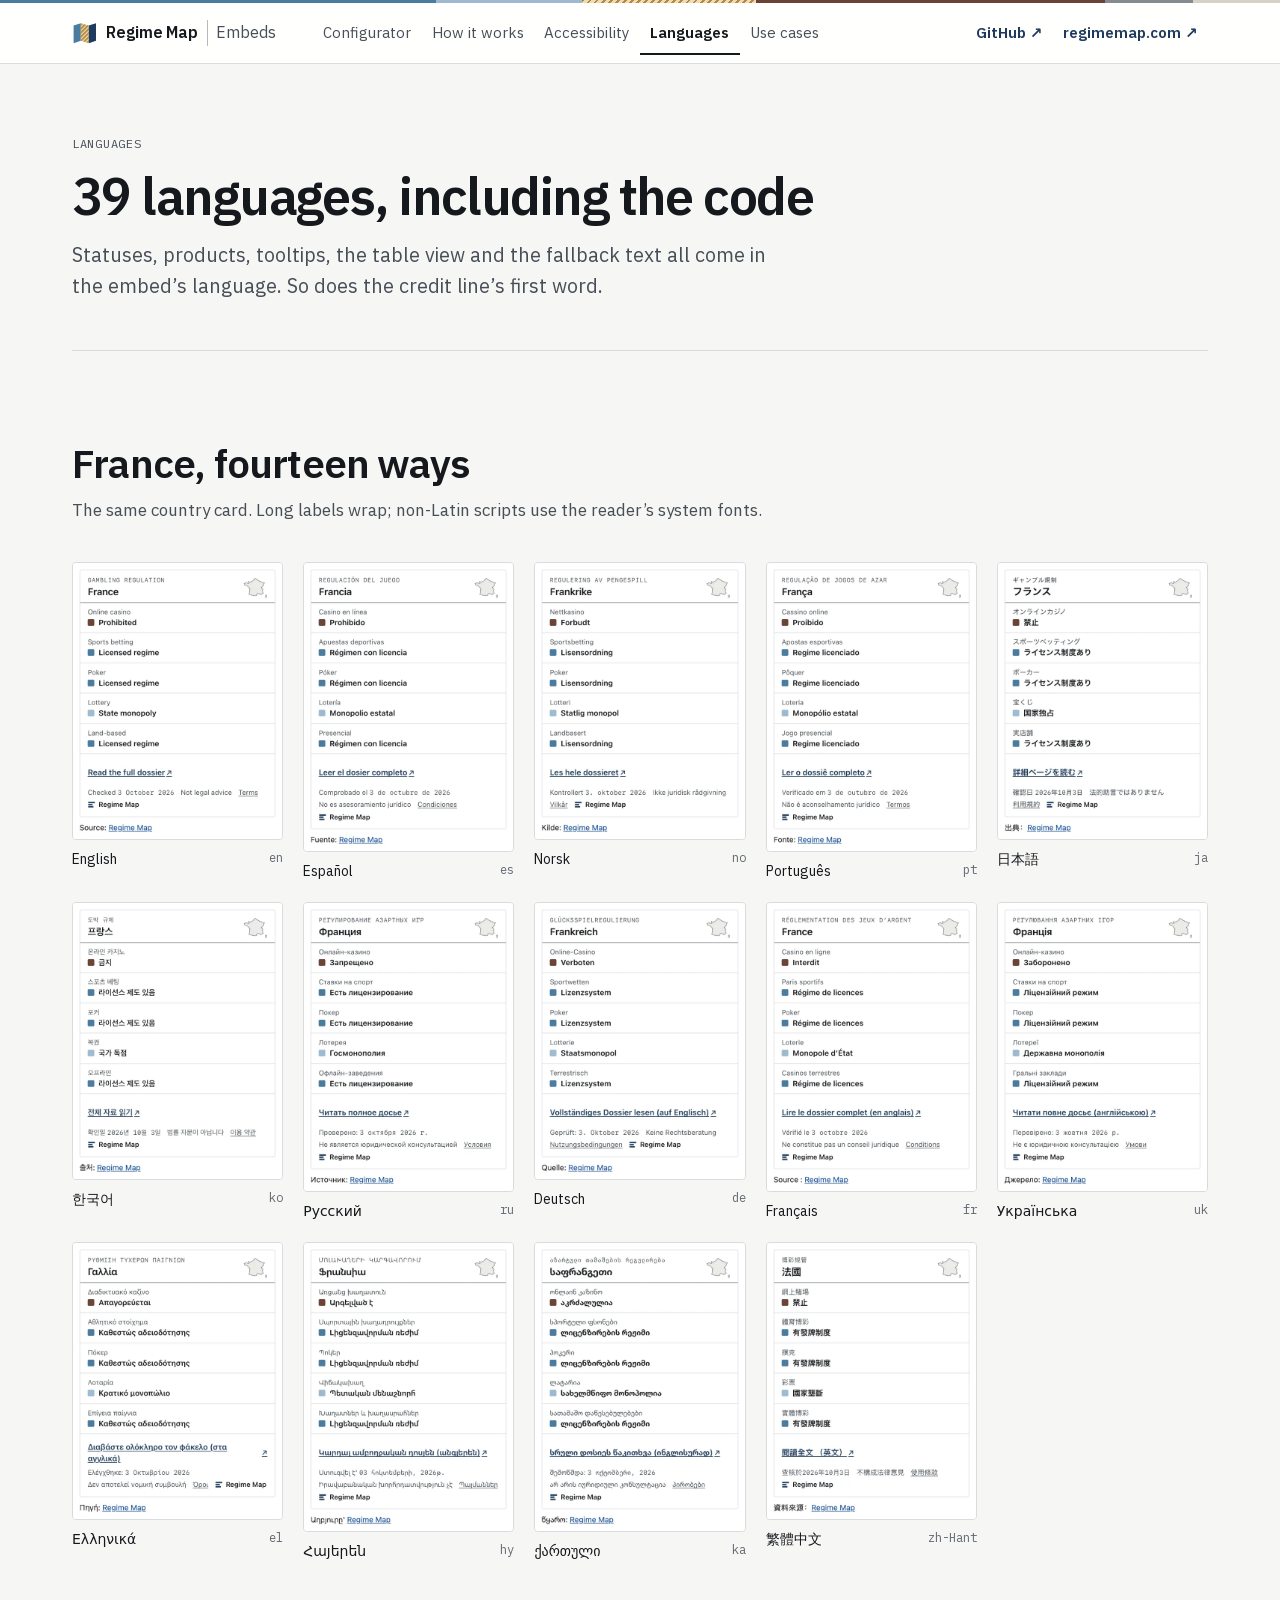
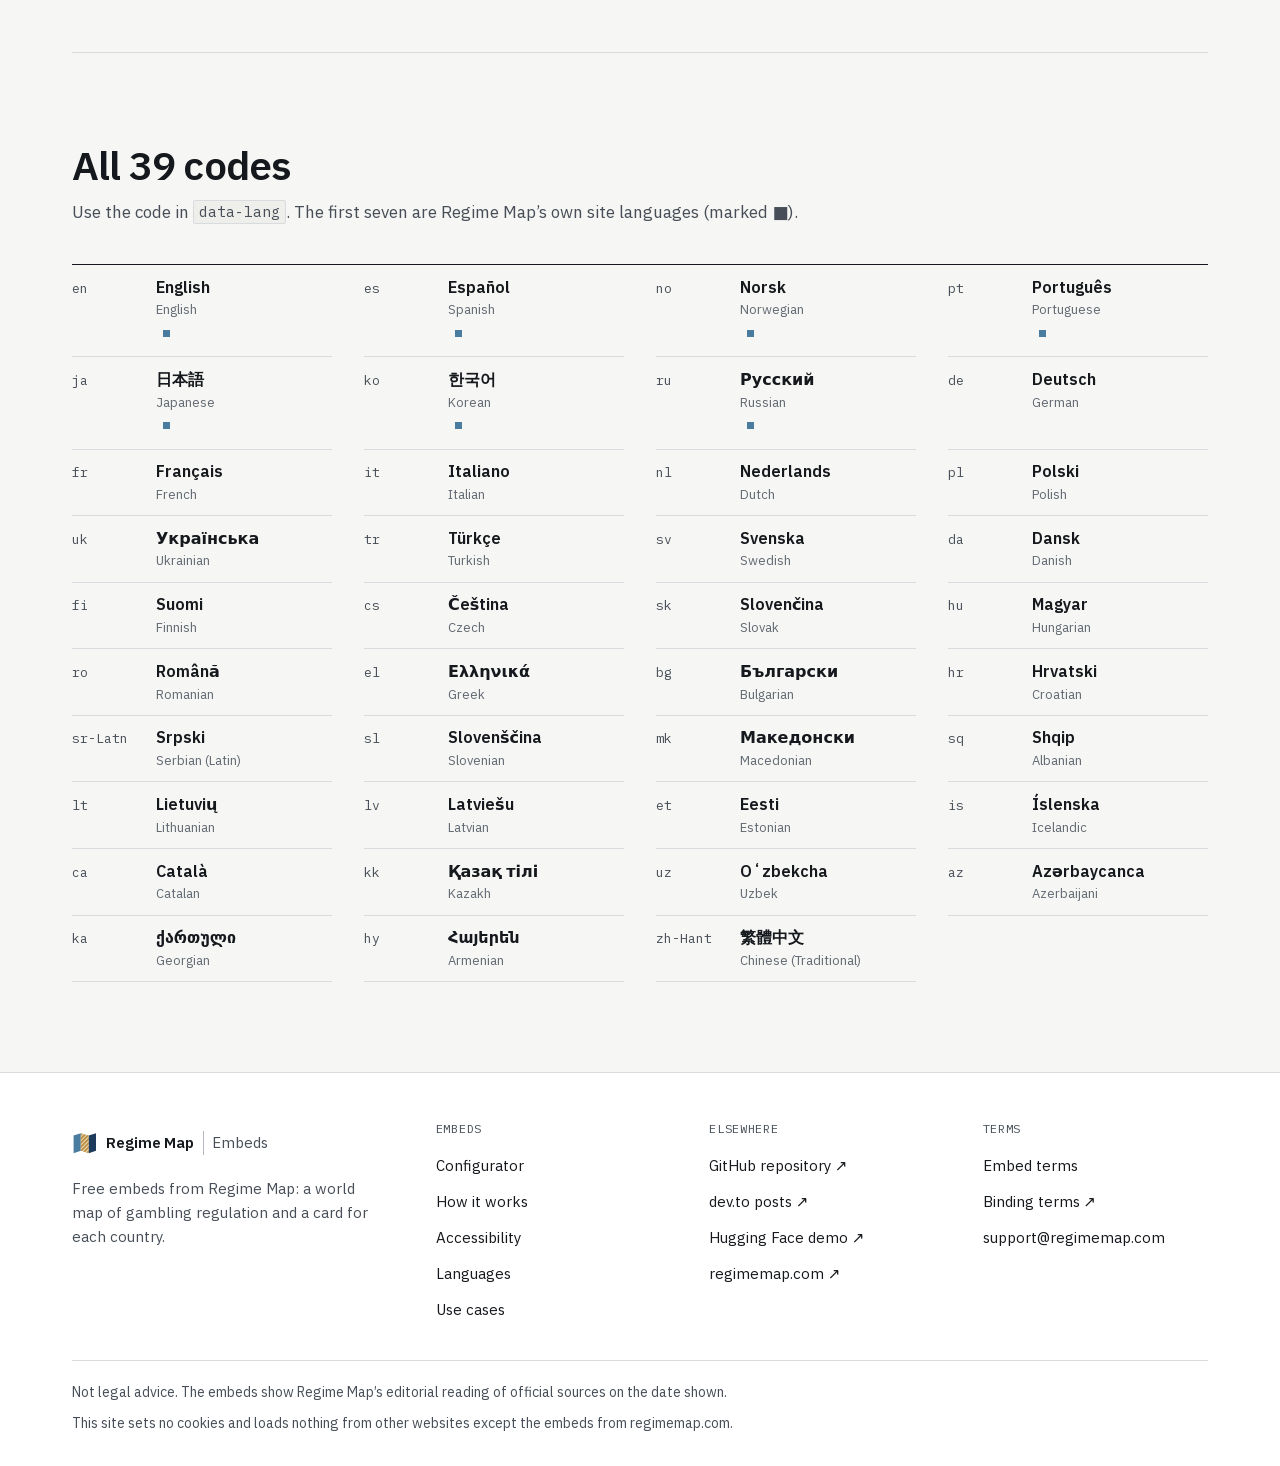
<file: languages/index.html>
<!DOCTYPE html>
<html lang="en">
<head>
<meta charset="utf-8">
<meta name="viewport" content="width=device-width, initial-scale=1">
<title>Languages · Regime Map Embeds</title>
<meta name="description" content="The Regime Map embeds speak 39 languages, and the code you paste comes in that language too.">
<link rel="canonical" href="https://regimemap.github.io/languages/">
<meta property="og:type" content="website">
<meta property="og:site_name" content="Regime Map Embeds">
<meta property="og:title" content="Languages · Regime Map Embeds">
<meta property="og:description" content="The Regime Map embeds speak 39 languages, and the code you paste comes in that language too.">
<meta property="og:url" content="https://regimemap.github.io/languages/">
<meta property="og:image" content="https://regimemap.github.io/assets/og/og-languages.png">
<meta property="og:image:width" content="1200">
<meta property="og:image:height" content="630">
<meta name="twitter:card" content="summary_large_image">
<meta name="theme-color" content="#f6f6f4" media="(prefers-color-scheme: light)">
<meta name="theme-color" content="#121417" media="(prefers-color-scheme: dark)">
<link rel="icon" href="../assets/img/favicon.svg" type="image/svg+xml">
<link rel="preload" href="../assets/fonts/plex-sans-400-latin.woff2" as="font" type="font/woff2" crossorigin>
<link rel="stylesheet" href="../assets/site.css?v=20261107">
<script src="../assets/site.js?v=20261107" defer></script>
<script type="application/ld+json">
{
 "@context": "https://schema.org",
 "@type": "WebPage",
 "name": "Languages",
 "url": "https://regimemap.github.io/languages/",
 "inLanguage": "en",
 "publisher": {
  "@type": "Organization",
  "name": "Regime Map",
  "url": "https://regimemap.com/"
 }
}
</script>
</head>
<body>
<a class="skip" href="#main">Skip to content</a>
<header class="hd"><div class="stripe" aria-hidden="true"><i></i><i></i><i></i><i></i><i></i><i></i></div>
  <div class="wrap hd-in">
    <a class="brand" href="../"><svg viewBox="0 0 32 32" aria-hidden="true" focusable="false"><defs><pattern id="mk8" patternUnits="userSpaceOnUse" width="3.6" height="3.6" patternTransform="rotate(45)"><rect class="mh1" width="3.6" height="3.6"/><rect class="mh2" x="2.2" width="1.4" height="3.6"/></pattern></defs><polygon class="m1" points="2,7 11,4 11,26 2,29"/><polygon points="11,4 21,7 21,29 11,26" fill="url(#mk8)"/><polygon class="m3" points="21,7 30,4 30,26 21,29"/></svg><b>Regime Map</b><span>Embeds</span></a>
    <nav aria-label="Main"><ul class="nav"><li><a href="../configurator/">Configurator</a></li><li><a href="../how-it-works/">How it works</a></li><li><a href="../accessibility/">Accessibility</a></li><li><a href="../languages/" aria-current="page">Languages</a></li><li><a href="../use-cases/">Use cases</a></li></ul></nav>
    <ul class="hd-ext"><li><a href="https://github.com/regimemap/regimemap-embed-examples">GitHub ↗</a></li><li><a href="https://regimemap.com/">regimemap.com ↗</a></li></ul>
    <details class="menu"><summary>Menu</summary><nav class="menu-panel" aria-label="Main (mobile)"><ul><li><a href="../">Home</a></li><li><a href="../configurator/">Configurator</a></li><li><a href="../how-it-works/">How it works</a></li><li><a href="../accessibility/">Accessibility</a></li><li><a href="../languages/" aria-current="page">Languages</a></li><li><a href="../use-cases/">Use cases</a></li></ul><ul><li><a href="https://github.com/regimemap/regimemap-embed-examples">GitHub ↗</a></li><li><a href="https://regimemap.com/">regimemap.com ↗</a></li></ul></nav></details>
  </div>
</header>
<main id="main"><div class="wrap">
<header class="page-h"><span class="label">Languages</span><h1>39 languages, including the code</h1><p>Statuses, products, tooltips, the table view and the fallback text all come in the embed’s language. So does the credit line’s first word.</p></header>
<section class="sec" aria-labelledby="g-h"><div class="sec-h"><h2 id="g-h">France, fourteen ways</h2><p>The same country card. Long labels wrap; non-Latin scripts use the reader’s system fonts.</p></div><ul class="langs-grid"><li><figure><img src="../assets/img/card-FR-en.webp" width="560" height="738" alt="The France country card in English" loading="lazy" decoding="async"><figcaption><span lang="en">English</span><code>en</code></figcaption></figure></li><li><figure><img src="../assets/img/card-FR-es.webp" width="560" height="770" alt="The France country card in Español" loading="lazy" decoding="async"><figcaption><span lang="es">Español</span><code>es</code></figcaption></figure></li><li><figure><img src="../assets/img/card-FR-no.webp" width="560" height="738" alt="The France country card in Norsk" loading="lazy" decoding="async"><figcaption><span lang="no">Norsk</span><code>no</code></figcaption></figure></li><li><figure><img src="../assets/img/card-FR-pt.webp" width="560" height="770" alt="The France country card in Português" loading="lazy" decoding="async"><figcaption><span lang="pt">Português</span><code>pt</code></figcaption></figure></li><li><figure><img src="../assets/img/card-FR-ja.webp" width="560" height="738" alt="The France country card in 日本語" loading="lazy" decoding="async"><figcaption><span lang="ja">日本語</span><code>ja</code></figcaption></figure></li><li><figure><img src="../assets/img/card-FR-ko.webp" width="560" height="738" alt="The France country card in 한국어" loading="lazy" decoding="async"><figcaption><span lang="ko">한국어</span><code>ko</code></figcaption></figure></li><li><figure><img src="../assets/img/card-FR-ru.webp" width="560" height="770" alt="The France country card in Русский" loading="lazy" decoding="async"><figcaption><span lang="ru">Русский</span><code>ru</code></figcaption></figure></li><li><figure><img src="../assets/img/card-FR-de.webp" width="560" height="738" alt="The France country card in Deutsch" loading="lazy" decoding="async"><figcaption><span lang="de">Deutsch</span><code>de</code></figcaption></figure></li><li><figure><img src="../assets/img/card-FR-fr.webp" width="560" height="770" alt="The France country card in Français" loading="lazy" decoding="async"><figcaption><span lang="fr">Français</span><code>fr</code></figcaption></figure></li><li><figure><img src="../assets/img/card-FR-uk.webp" width="560" height="770" alt="The France country card in Українська" loading="lazy" decoding="async"><figcaption><span lang="uk">Українська</span><code>uk</code></figcaption></figure></li><li><figure><img src="../assets/img/card-FR-el.webp" width="560" height="738" alt="The France country card in Ελληνικά" loading="lazy" decoding="async"><figcaption><span lang="el">Ελληνικά</span><code>el</code></figcaption></figure></li><li><figure><img src="../assets/img/card-FR-hy.webp" width="560" height="770" alt="The France country card in Հայերեն" loading="lazy" decoding="async"><figcaption><span lang="hy">Հայերեն</span><code>hy</code></figcaption></figure></li><li><figure><img src="../assets/img/card-FR-ka.webp" width="560" height="770" alt="The France country card in ქართული" loading="lazy" decoding="async"><figcaption><span lang="ka">ქართული</span><code>ka</code></figcaption></figure></li><li><figure><img src="../assets/img/card-FR-zh-Hant.webp" width="560" height="738" alt="The France country card in 繁體中文" loading="lazy" decoding="async"><figcaption><span lang="zh-Hant">繁體中文</span><code>zh-Hant</code></figcaption></figure></li></ul></section>
<section class="sec" aria-labelledby="l-h"><div class="sec-h"><h2 id="l-h">All 39 codes</h2><p>Use the code in <code>data-lang</code>. The first seven are Regime Map’s own site languages <span aria-hidden="true">(marked ■)</span>.</p></div><ul class="codes"><li class="core"><code>en</code><span lang="en">English<small lang="en">English</small></span></li><li class="core"><code>es</code><span lang="es">Español<small lang="en">Spanish</small></span></li><li class="core"><code>no</code><span lang="no">Norsk<small lang="en">Norwegian</small></span></li><li class="core"><code>pt</code><span lang="pt">Português<small lang="en">Portuguese</small></span></li><li class="core"><code>ja</code><span lang="ja">日本語<small lang="en">Japanese</small></span></li><li class="core"><code>ko</code><span lang="ko">한국어<small lang="en">Korean</small></span></li><li class="core"><code>ru</code><span lang="ru">Русский<small lang="en">Russian</small></span></li><li><code>de</code><span lang="de">Deutsch<small lang="en">German</small></span></li><li><code>fr</code><span lang="fr">Français<small lang="en">French</small></span></li><li><code>it</code><span lang="it">Italiano<small lang="en">Italian</small></span></li><li><code>nl</code><span lang="nl">Nederlands<small lang="en">Dutch</small></span></li><li><code>pl</code><span lang="pl">Polski<small lang="en">Polish</small></span></li><li><code>uk</code><span lang="uk">Українська<small lang="en">Ukrainian</small></span></li><li><code>tr</code><span lang="tr">Türkçe<small lang="en">Turkish</small></span></li><li><code>sv</code><span lang="sv">Svenska<small lang="en">Swedish</small></span></li><li><code>da</code><span lang="da">Dansk<small lang="en">Danish</small></span></li><li><code>fi</code><span lang="fi">Suomi<small lang="en">Finnish</small></span></li><li><code>cs</code><span lang="cs">Čeština<small lang="en">Czech</small></span></li><li><code>sk</code><span lang="sk">Slovenčina<small lang="en">Slovak</small></span></li><li><code>hu</code><span lang="hu">Magyar<small lang="en">Hungarian</small></span></li><li><code>ro</code><span lang="ro">Română<small lang="en">Romanian</small></span></li><li><code>el</code><span lang="el">Ελληνικά<small lang="en">Greek</small></span></li><li><code>bg</code><span lang="bg">Български<small lang="en">Bulgarian</small></span></li><li><code>hr</code><span lang="hr">Hrvatski<small lang="en">Croatian</small></span></li><li><code>sr-Latn</code><span lang="sr-Latn">Srpski<small lang="en">Serbian (Latin)</small></span></li><li><code>sl</code><span lang="sl">Slovenščina<small lang="en">Slovenian</small></span></li><li><code>mk</code><span lang="mk">Македонски<small lang="en">Macedonian</small></span></li><li><code>sq</code><span lang="sq">Shqip<small lang="en">Albanian</small></span></li><li><code>lt</code><span lang="lt">Lietuvių<small lang="en">Lithuanian</small></span></li><li><code>lv</code><span lang="lv">Latviešu<small lang="en">Latvian</small></span></li><li><code>et</code><span lang="et">Eesti<small lang="en">Estonian</small></span></li><li><code>is</code><span lang="is">Íslenska<small lang="en">Icelandic</small></span></li><li><code>ca</code><span lang="ca">Català<small lang="en">Catalan</small></span></li><li><code>kk</code><span lang="kk">Қазақ тілі<small lang="en">Kazakh</small></span></li><li><code>uz</code><span lang="uz">Oʻzbekcha<small lang="en">Uzbek</small></span></li><li><code>az</code><span lang="az">Azərbaycanca<small lang="en">Azerbaijani</small></span></li><li><code>ka</code><span lang="ka">ქართული<small lang="en">Georgian</small></span></li><li><code>hy</code><span lang="hy">Հայերեն<small lang="en">Armenian</small></span></li><li><code>zh-Hant</code><span lang="zh-Hant">繁體中文<small lang="en">Chinese (Traditional)</small></span></li></ul></section>
</div></main>
<footer class="ft">
  <div class="wrap">
    <div class="ft-in">
      <div><a class="brand" href="../"><svg viewBox="0 0 32 32" aria-hidden="true" focusable="false"><defs><pattern id="mk9" patternUnits="userSpaceOnUse" width="3.6" height="3.6" patternTransform="rotate(45)"><rect class="mh1" width="3.6" height="3.6"/><rect class="mh2" x="2.2" width="1.4" height="3.6"/></pattern></defs><polygon class="m1" points="2,7 11,4 11,26 2,29"/><polygon points="11,4 21,7 21,29 11,26" fill="url(#mk9)"/><polygon class="m3" points="21,7 30,4 30,26 21,29"/></svg><b>Regime Map</b><span>Embeds</span></a><p class="ft-blurb">Free embeds from Regime Map: a world map of gambling regulation and a card for each country.</p></div>
      <nav aria-labelledby="f1"><h2 id="f1">Embeds</h2><ul><li><a href="../configurator/">Configurator</a></li><li><a href="../how-it-works/">How it works</a></li><li><a href="../accessibility/">Accessibility</a></li><li><a href="../languages/">Languages</a></li><li><a href="../use-cases/">Use cases</a></li></ul></nav>
      <nav aria-labelledby="f2"><h2 id="f2">Elsewhere</h2><ul><li><a href="https://github.com/regimemap/regimemap-embed-examples">GitHub repository ↗</a></li><li><a href="https://dev.to/regimemap">dev.to posts ↗</a></li><li><a href="https://huggingface.co/spaces/regimemap/embeds">Hugging Face demo ↗</a></li><li><a href="https://regimemap.com/">regimemap.com ↗</a></li></ul></nav>
      <nav aria-labelledby="f3"><h2 id="f3">Terms</h2><ul><li><a href="../terms/">Embed terms</a></li><li><a href="https://regimemap.com/data-api/#embed-terms">Binding terms ↗</a></li><li><a href="mailto:support@regimemap.com">support@regimemap.com</a></li></ul></nav>
    </div>
    <div class="ft-legal"><p>Not legal advice. The embeds show Regime Map’s editorial reading of official sources on the date shown.</p><p>This site sets no cookies and loads nothing from other websites except the embeds from regimemap.com.</p></div>
  </div>
</footer>
</body>
</html>
</file>
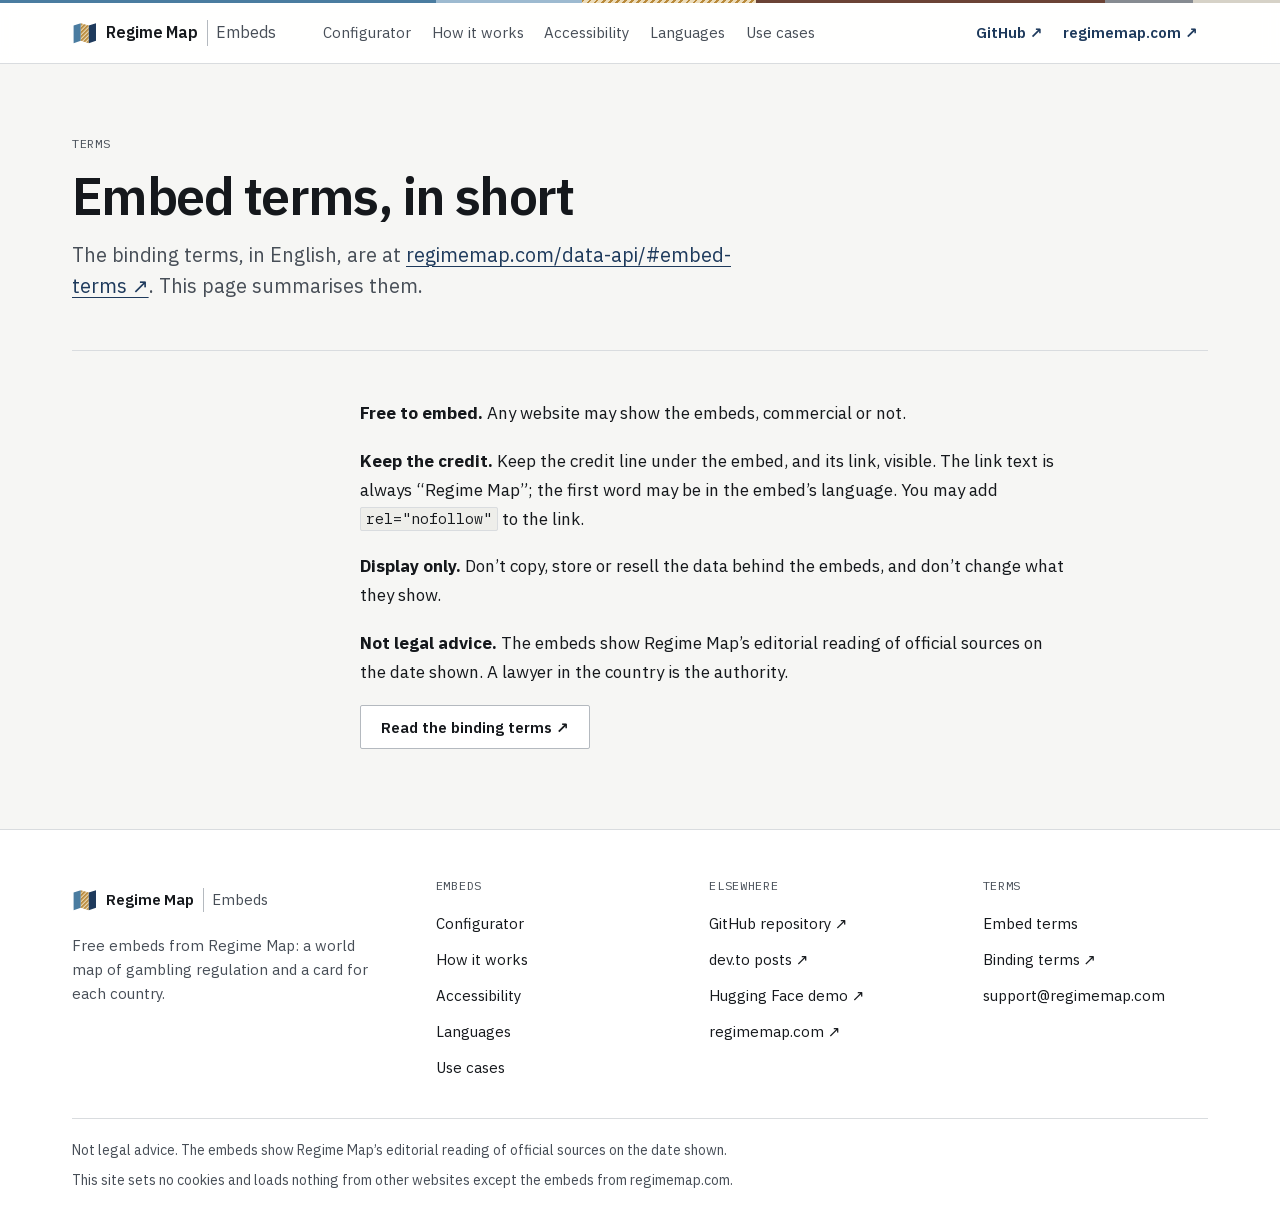
<file: terms/index.html>
<!DOCTYPE html>
<html lang="en">
<head>
<meta charset="utf-8">
<meta name="viewport" content="width=device-width, initial-scale=1">
<title>Embed terms · Regime Map Embeds</title>
<meta name="description" content="The short version of Regime Map’s embed terms: free to embed, keep the credit line, display only, not legal advice.">
<link rel="canonical" href="https://regimemap.github.io/terms/">
<meta property="og:type" content="website">
<meta property="og:site_name" content="Regime Map Embeds">
<meta property="og:title" content="Embed terms · Regime Map Embeds">
<meta property="og:description" content="The short version of Regime Map’s embed terms: free to embed, keep the credit line, display only, not legal advice.">
<meta property="og:url" content="https://regimemap.github.io/terms/">
<meta property="og:image" content="https://regimemap.github.io/assets/og/og-terms.png">
<meta property="og:image:width" content="1200">
<meta property="og:image:height" content="630">
<meta name="twitter:card" content="summary_large_image">
<meta name="theme-color" content="#f6f6f4" media="(prefers-color-scheme: light)">
<meta name="theme-color" content="#121417" media="(prefers-color-scheme: dark)">
<link rel="icon" href="../assets/img/favicon.svg" type="image/svg+xml">
<link rel="preload" href="../assets/fonts/plex-sans-400-latin.woff2" as="font" type="font/woff2" crossorigin>
<link rel="stylesheet" href="../assets/site.css?v=20261107">
<script src="../assets/site.js?v=20261107" defer></script>
<script type="application/ld+json">
{
 "@context": "https://schema.org",
 "@type": "WebPage",
 "name": "Embed terms",
 "url": "https://regimemap.github.io/terms/",
 "inLanguage": "en",
 "publisher": {
  "@type": "Organization",
  "name": "Regime Map",
  "url": "https://regimemap.com/"
 }
}
</script>
</head>
<body>
<a class="skip" href="#main">Skip to content</a>
<header class="hd"><div class="stripe" aria-hidden="true"><i></i><i></i><i></i><i></i><i></i><i></i></div>
  <div class="wrap hd-in">
    <a class="brand" href="../"><svg viewBox="0 0 32 32" aria-hidden="true" focusable="false"><defs><pattern id="mk12" patternUnits="userSpaceOnUse" width="3.6" height="3.6" patternTransform="rotate(45)"><rect class="mh1" width="3.6" height="3.6"/><rect class="mh2" x="2.2" width="1.4" height="3.6"/></pattern></defs><polygon class="m1" points="2,7 11,4 11,26 2,29"/><polygon points="11,4 21,7 21,29 11,26" fill="url(#mk12)"/><polygon class="m3" points="21,7 30,4 30,26 21,29"/></svg><b>Regime Map</b><span>Embeds</span></a>
    <nav aria-label="Main"><ul class="nav"><li><a href="../configurator/">Configurator</a></li><li><a href="../how-it-works/">How it works</a></li><li><a href="../accessibility/">Accessibility</a></li><li><a href="../languages/">Languages</a></li><li><a href="../use-cases/">Use cases</a></li></ul></nav>
    <ul class="hd-ext"><li><a href="https://github.com/regimemap/regimemap-embed-examples">GitHub ↗</a></li><li><a href="https://regimemap.com/">regimemap.com ↗</a></li></ul>
    <details class="menu"><summary>Menu</summary><nav class="menu-panel" aria-label="Main (mobile)"><ul><li><a href="../">Home</a></li><li><a href="../configurator/">Configurator</a></li><li><a href="../how-it-works/">How it works</a></li><li><a href="../accessibility/">Accessibility</a></li><li><a href="../languages/">Languages</a></li><li><a href="../use-cases/">Use cases</a></li></ul><ul><li><a href="https://github.com/regimemap/regimemap-embed-examples">GitHub ↗</a></li><li><a href="https://regimemap.com/">regimemap.com ↗</a></li></ul></nav></details>
  </div>
</header>
<main id="main"><div class="wrap">
<header class="page-h"><span class="label">Terms</span><h1>Embed terms, in short</h1><p>The binding terms, in English, are at <a href="https://regimemap.com/data-api/#embed-terms">regimemap.com/data-api/#embed-terms ↗</a>. This page summarises them.</p></header>
<div class="doc"><div></div><article class="prose"><p><b>Free to embed.</b> Any website may show the embeds, commercial or not.</p><p><b>Keep the credit.</b> Keep the credit line under the embed, and its link, visible. The link text is always “Regime Map”; the first word may be in the embed’s language. You may add <code>rel="nofollow"</code> to the link.</p><p><b>Display only.</b> Don’t copy, store or resell the data behind the embeds, and don’t change what they show.</p><p><b>Not legal advice.</b> The embeds show Regime Map’s editorial reading of official sources on the date shown. A lawyer in the country is the authority.</p><p><a class="btn btn--ghost" href="https://regimemap.com/data-api/#embed-terms">Read the binding terms ↗</a></p></article></div>
</div></main>
<footer class="ft">
  <div class="wrap">
    <div class="ft-in">
      <div><a class="brand" href="../"><svg viewBox="0 0 32 32" aria-hidden="true" focusable="false"><defs><pattern id="mk13" patternUnits="userSpaceOnUse" width="3.6" height="3.6" patternTransform="rotate(45)"><rect class="mh1" width="3.6" height="3.6"/><rect class="mh2" x="2.2" width="1.4" height="3.6"/></pattern></defs><polygon class="m1" points="2,7 11,4 11,26 2,29"/><polygon points="11,4 21,7 21,29 11,26" fill="url(#mk13)"/><polygon class="m3" points="21,7 30,4 30,26 21,29"/></svg><b>Regime Map</b><span>Embeds</span></a><p class="ft-blurb">Free embeds from Regime Map: a world map of gambling regulation and a card for each country.</p></div>
      <nav aria-labelledby="f1"><h2 id="f1">Embeds</h2><ul><li><a href="../configurator/">Configurator</a></li><li><a href="../how-it-works/">How it works</a></li><li><a href="../accessibility/">Accessibility</a></li><li><a href="../languages/">Languages</a></li><li><a href="../use-cases/">Use cases</a></li></ul></nav>
      <nav aria-labelledby="f2"><h2 id="f2">Elsewhere</h2><ul><li><a href="https://github.com/regimemap/regimemap-embed-examples">GitHub repository ↗</a></li><li><a href="https://dev.to/regimemap">dev.to posts ↗</a></li><li><a href="https://huggingface.co/spaces/regimemap/embeds">Hugging Face demo ↗</a></li><li><a href="https://regimemap.com/">regimemap.com ↗</a></li></ul></nav>
      <nav aria-labelledby="f3"><h2 id="f3">Terms</h2><ul><li><a href="../terms/">Embed terms</a></li><li><a href="https://regimemap.com/data-api/#embed-terms">Binding terms ↗</a></li><li><a href="mailto:support@regimemap.com">support@regimemap.com</a></li></ul></nav>
    </div>
    <div class="ft-legal"><p>Not legal advice. The embeds show Regime Map’s editorial reading of official sources on the date shown.</p><p>This site sets no cookies and loads nothing from other websites except the embeds from regimemap.com.</p></div>
  </div>
</footer>
</body>
</html>
</file>
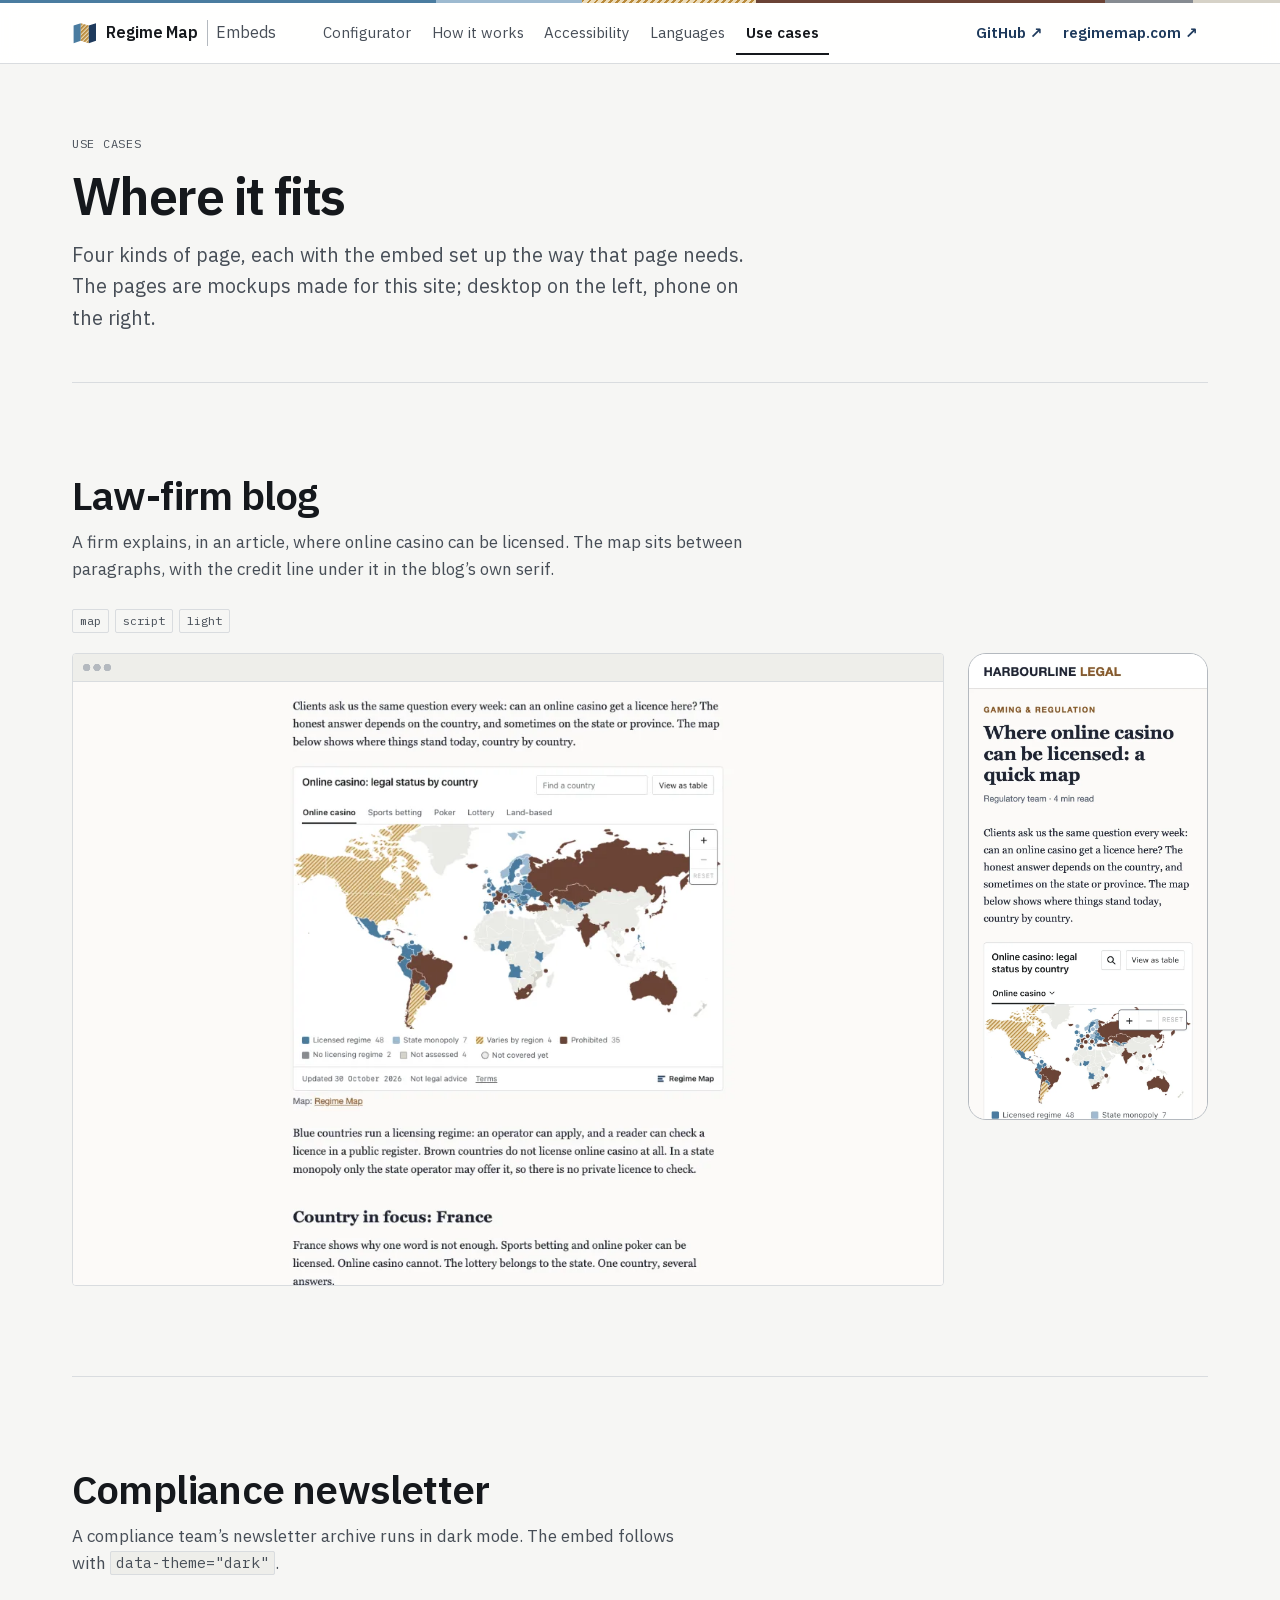
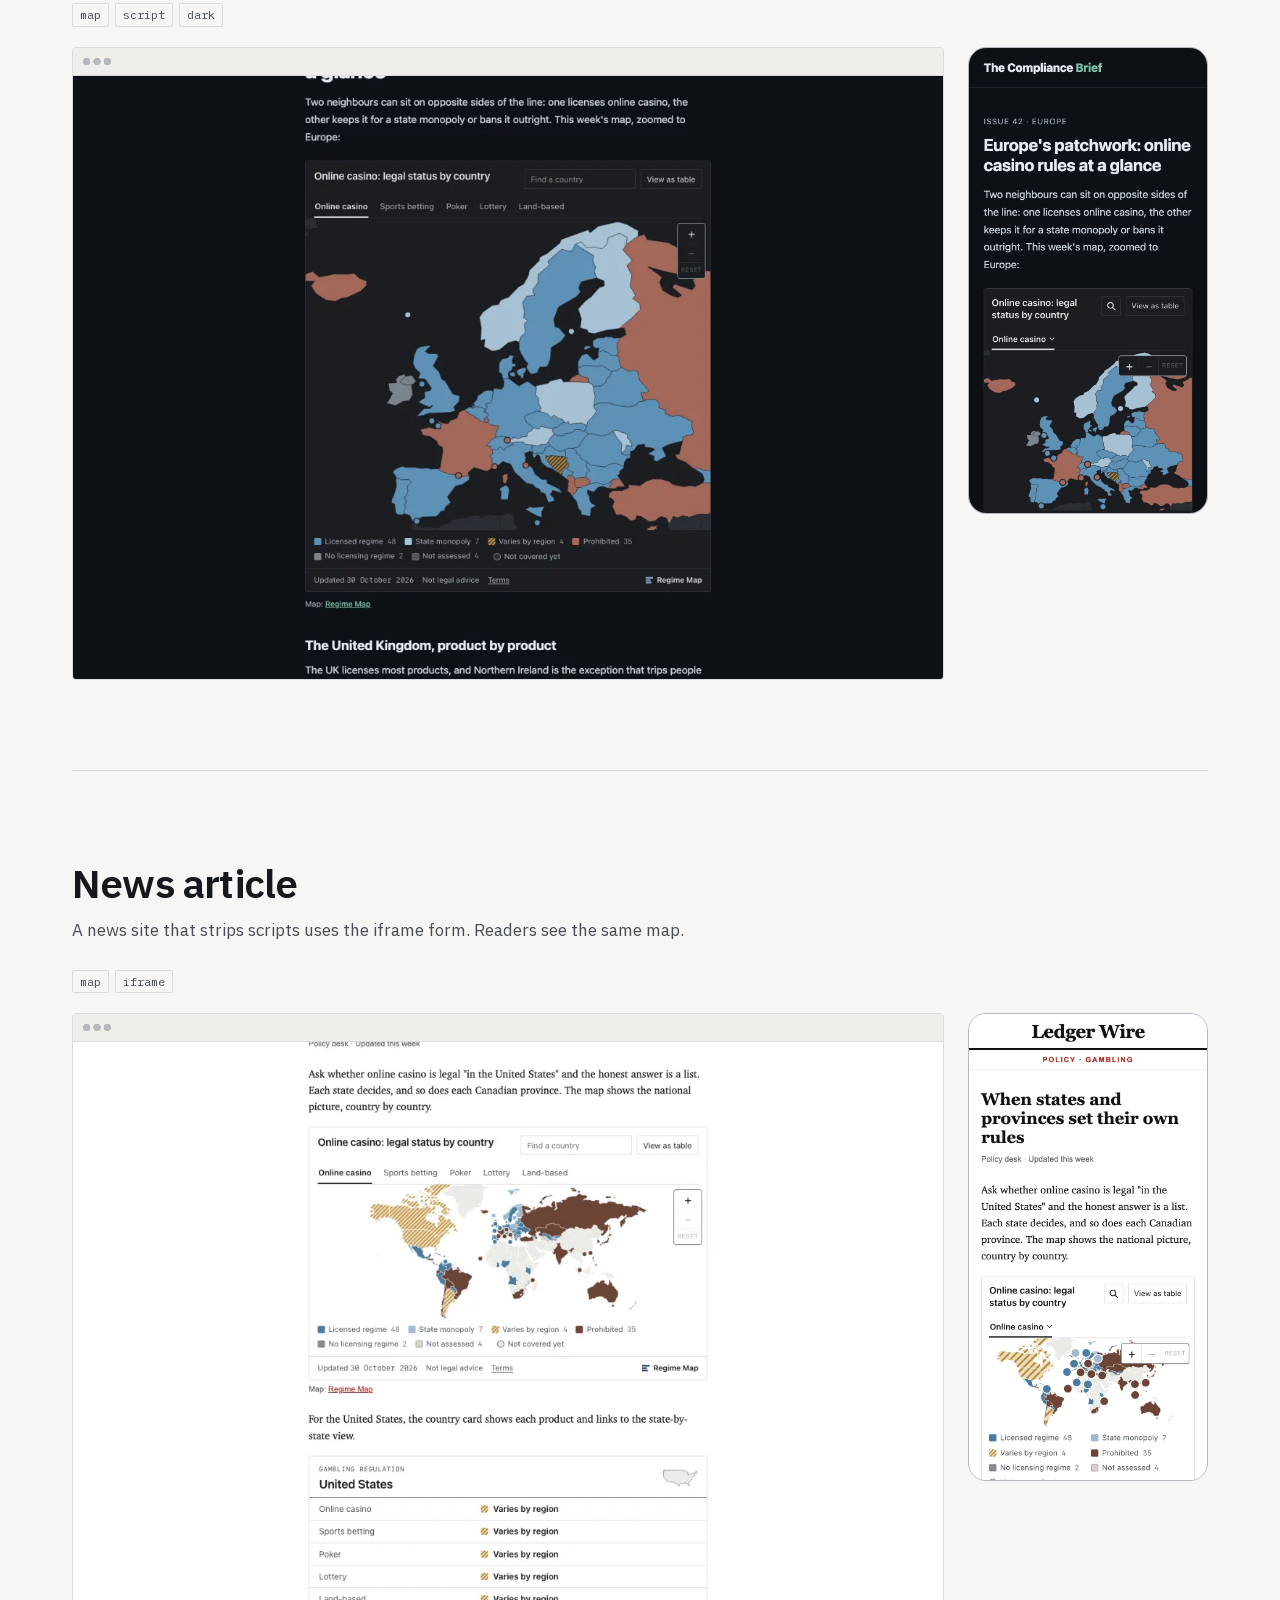
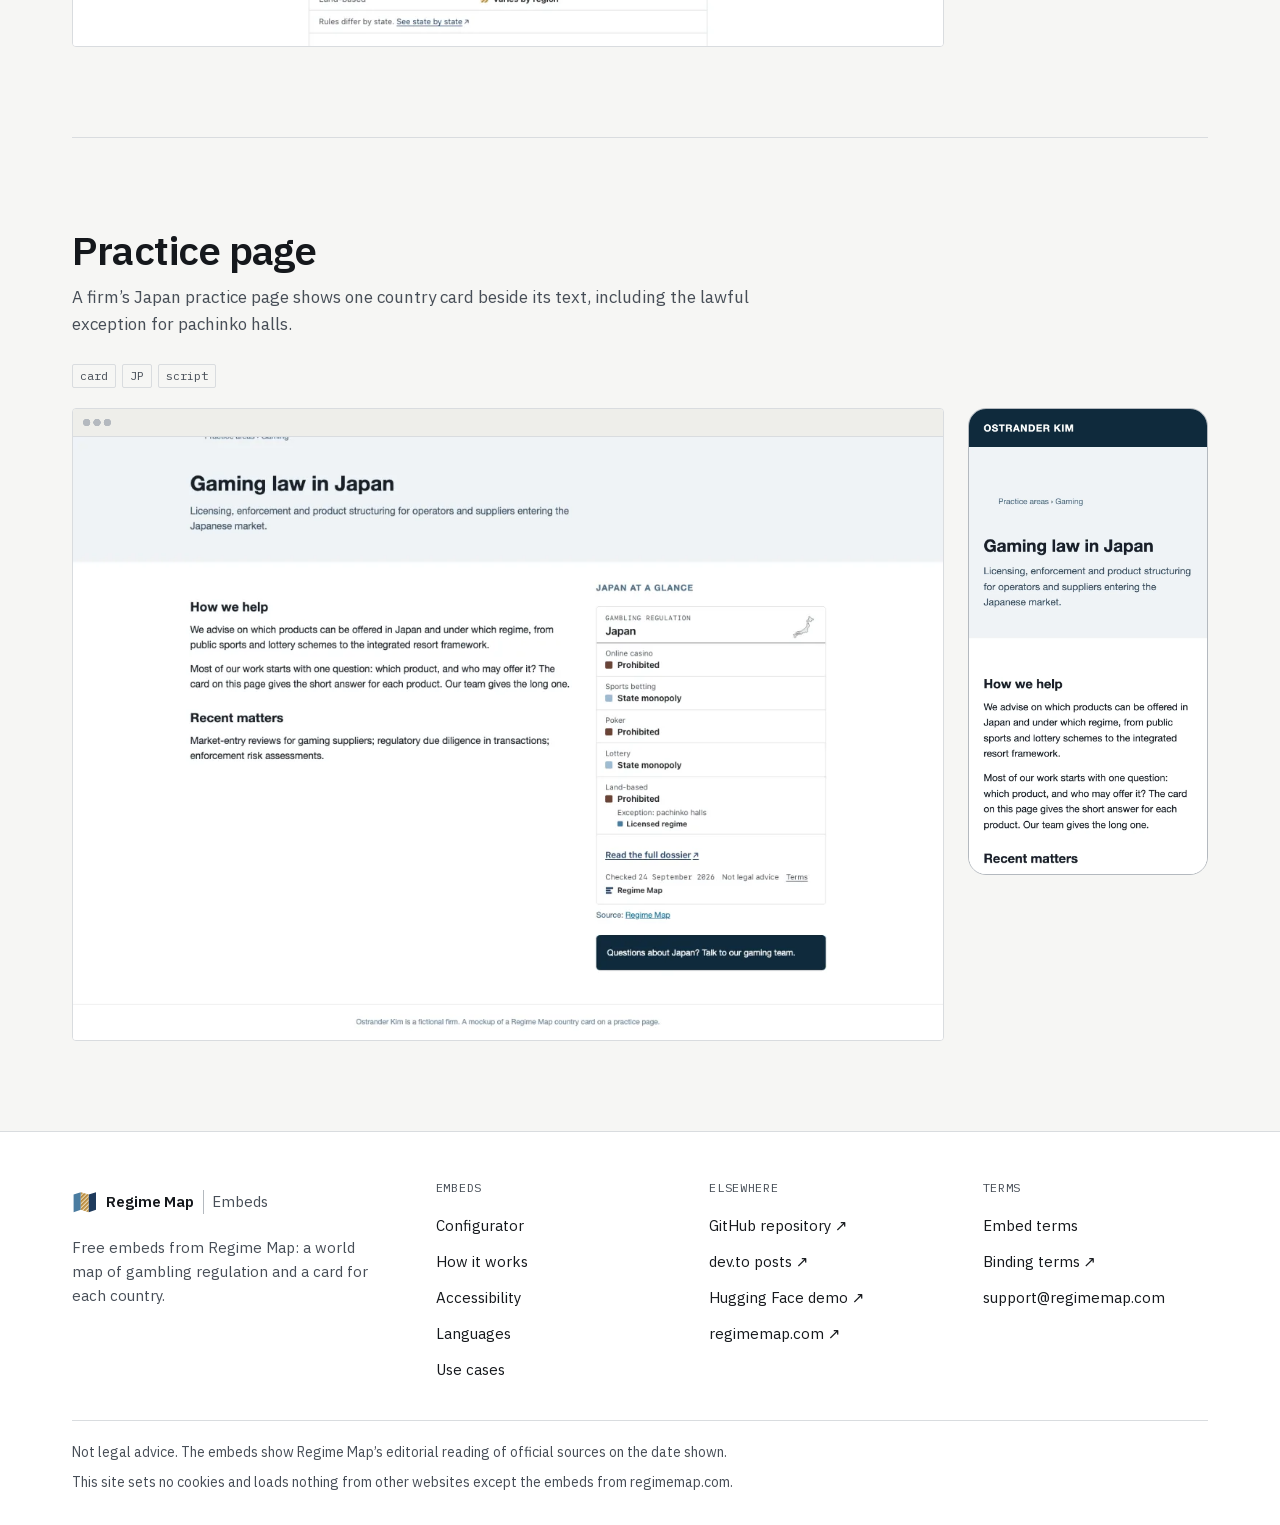
<file: use-cases/index.html>
<!DOCTYPE html>
<html lang="en">
<head>
<meta charset="utf-8">
<meta name="viewport" content="width=device-width, initial-scale=1">
<title>Use cases · Regime Map Embeds</title>
<meta name="description" content="How the Regime Map embeds fit a law-firm blog, a compliance newsletter, a news article and a practice page, shown as mockups.">
<link rel="canonical" href="https://regimemap.github.io/use-cases/">
<meta property="og:type" content="website">
<meta property="og:site_name" content="Regime Map Embeds">
<meta property="og:title" content="Use cases · Regime Map Embeds">
<meta property="og:description" content="How the Regime Map embeds fit a law-firm blog, a compliance newsletter, a news article and a practice page, shown as mockups.">
<meta property="og:url" content="https://regimemap.github.io/use-cases/">
<meta property="og:image" content="https://regimemap.github.io/assets/og/og-use-cases.png">
<meta property="og:image:width" content="1200">
<meta property="og:image:height" content="630">
<meta name="twitter:card" content="summary_large_image">
<meta name="theme-color" content="#f6f6f4" media="(prefers-color-scheme: light)">
<meta name="theme-color" content="#121417" media="(prefers-color-scheme: dark)">
<link rel="icon" href="../assets/img/favicon.svg" type="image/svg+xml">
<link rel="preload" href="../assets/fonts/plex-sans-400-latin.woff2" as="font" type="font/woff2" crossorigin>
<link rel="stylesheet" href="../assets/site.css?v=20261107">
<script src="../assets/site.js?v=20261107" defer></script>
<script type="application/ld+json">
{
 "@context": "https://schema.org",
 "@type": "WebPage",
 "name": "Use cases",
 "url": "https://regimemap.github.io/use-cases/",
 "inLanguage": "en",
 "publisher": {
  "@type": "Organization",
  "name": "Regime Map",
  "url": "https://regimemap.com/"
 }
}
</script>
</head>
<body>
<a class="skip" href="#main">Skip to content</a>
<header class="hd"><div class="stripe" aria-hidden="true"><i></i><i></i><i></i><i></i><i></i><i></i></div>
  <div class="wrap hd-in">
    <a class="brand" href="../"><svg viewBox="0 0 32 32" aria-hidden="true" focusable="false"><defs><pattern id="mk10" patternUnits="userSpaceOnUse" width="3.6" height="3.6" patternTransform="rotate(45)"><rect class="mh1" width="3.6" height="3.6"/><rect class="mh2" x="2.2" width="1.4" height="3.6"/></pattern></defs><polygon class="m1" points="2,7 11,4 11,26 2,29"/><polygon points="11,4 21,7 21,29 11,26" fill="url(#mk10)"/><polygon class="m3" points="21,7 30,4 30,26 21,29"/></svg><b>Regime Map</b><span>Embeds</span></a>
    <nav aria-label="Main"><ul class="nav"><li><a href="../configurator/">Configurator</a></li><li><a href="../how-it-works/">How it works</a></li><li><a href="../accessibility/">Accessibility</a></li><li><a href="../languages/">Languages</a></li><li><a href="../use-cases/" aria-current="page">Use cases</a></li></ul></nav>
    <ul class="hd-ext"><li><a href="https://github.com/regimemap/regimemap-embed-examples">GitHub ↗</a></li><li><a href="https://regimemap.com/">regimemap.com ↗</a></li></ul>
    <details class="menu"><summary>Menu</summary><nav class="menu-panel" aria-label="Main (mobile)"><ul><li><a href="../">Home</a></li><li><a href="../configurator/">Configurator</a></li><li><a href="../how-it-works/">How it works</a></li><li><a href="../accessibility/">Accessibility</a></li><li><a href="../languages/">Languages</a></li><li><a href="../use-cases/" aria-current="page">Use cases</a></li></ul><ul><li><a href="https://github.com/regimemap/regimemap-embed-examples">GitHub ↗</a></li><li><a href="https://regimemap.com/">regimemap.com ↗</a></li></ul></nav></details>
  </div>
</header>
<main id="main"><div class="wrap">
<header class="page-h"><span class="label">Use cases</span><h1>Where it fits</h1><p>Four kinds of page, each with the embed set up the way that page needs. The pages are mockups made for this site; desktop on the left, phone on the right.</p></header>
<section class="sec" aria-labelledby="c0"><div class="sec-h"><h2 id="c0">Law-firm blog</h2><p>A firm explains, in an article, where online casino can be licensed. The map sits between paragraphs, with the credit line under it in the blog’s own serif.</p></div><ul class="case-tags" aria-label="Setup"><li>map</li><li>script</li><li>light</li></ul><div class="case-row"><div class="case"><div class="shot"><img src="../assets/img/usecase-lawfirm-inview.webp" width="1200" height="833" alt="Law-firm blog, desktop" loading="lazy" decoding="async"></div></div><div class="phone"><img src="../assets/img/usecase-lawfirm-mobile.webp" width="780" height="4466" alt="Law-firm blog, phone" loading="lazy" decoding="async"></div></div></section>
<section class="sec" aria-labelledby="c1"><div class="sec-h"><h2 id="c1">Compliance newsletter</h2><p>A compliance team’s newsletter archive runs in dark mode. The embed follows with <code>data-theme="dark"</code>.</p></div><ul class="case-tags" aria-label="Setup"><li>map</li><li>script</li><li>dark</li></ul><div class="case-row"><div class="case"><div class="shot"><img src="../assets/img/usecase-newsletter-inview.webp" width="1200" height="833" alt="Compliance newsletter, desktop" loading="lazy" decoding="async"></div></div><div class="phone"><img src="../assets/img/usecase-newsletter-mobile.webp" width="780" height="3918" alt="Compliance newsletter, phone" loading="lazy" decoding="async"></div></div></section>
<section class="sec" aria-labelledby="c2"><div class="sec-h"><h2 id="c2">News article</h2><p>A news site that strips scripts uses the iframe form. Readers see the same map.</p></div><ul class="case-tags" aria-label="Setup"><li>map</li><li>iframe</li></ul><div class="case-row"><div class="case"><div class="shot"><img src="../assets/img/usecase-news-inview.webp" width="1200" height="833" alt="News article, desktop" loading="lazy" decoding="async"></div></div><div class="phone"><img src="../assets/img/usecase-news-mobile.webp" width="780" height="3380" alt="News article, phone" loading="lazy" decoding="async"></div></div></section>
<section class="sec" aria-labelledby="c3"><div class="sec-h"><h2 id="c3">Practice page</h2><p>A firm’s Japan practice page shows one country card beside its text, including the lawful exception for pachinko halls.</p></div><ul class="case-tags" aria-label="Setup"><li>card</li><li>JP</li><li>script</li></ul><div class="case-row"><div class="case"><div class="shot"><img src="../assets/img/usecase-practice-inview.webp" width="1200" height="833" alt="Practice page, desktop" loading="lazy" decoding="async"></div></div><div class="phone"><img src="../assets/img/usecase-practice-mobile.webp" width="780" height="3442" alt="Practice page, phone" loading="lazy" decoding="async"></div></div></section>
</div></main>
<footer class="ft">
  <div class="wrap">
    <div class="ft-in">
      <div><a class="brand" href="../"><svg viewBox="0 0 32 32" aria-hidden="true" focusable="false"><defs><pattern id="mk11" patternUnits="userSpaceOnUse" width="3.6" height="3.6" patternTransform="rotate(45)"><rect class="mh1" width="3.6" height="3.6"/><rect class="mh2" x="2.2" width="1.4" height="3.6"/></pattern></defs><polygon class="m1" points="2,7 11,4 11,26 2,29"/><polygon points="11,4 21,7 21,29 11,26" fill="url(#mk11)"/><polygon class="m3" points="21,7 30,4 30,26 21,29"/></svg><b>Regime Map</b><span>Embeds</span></a><p class="ft-blurb">Free embeds from Regime Map: a world map of gambling regulation and a card for each country.</p></div>
      <nav aria-labelledby="f1"><h2 id="f1">Embeds</h2><ul><li><a href="../configurator/">Configurator</a></li><li><a href="../how-it-works/">How it works</a></li><li><a href="../accessibility/">Accessibility</a></li><li><a href="../languages/">Languages</a></li><li><a href="../use-cases/">Use cases</a></li></ul></nav>
      <nav aria-labelledby="f2"><h2 id="f2">Elsewhere</h2><ul><li><a href="https://github.com/regimemap/regimemap-embed-examples">GitHub repository ↗</a></li><li><a href="https://dev.to/regimemap">dev.to posts ↗</a></li><li><a href="https://huggingface.co/spaces/regimemap/embeds">Hugging Face demo ↗</a></li><li><a href="https://regimemap.com/">regimemap.com ↗</a></li></ul></nav>
      <nav aria-labelledby="f3"><h2 id="f3">Terms</h2><ul><li><a href="../terms/">Embed terms</a></li><li><a href="https://regimemap.com/data-api/#embed-terms">Binding terms ↗</a></li><li><a href="mailto:support@regimemap.com">support@regimemap.com</a></li></ul></nav>
    </div>
    <div class="ft-legal"><p>Not legal advice. The embeds show Regime Map’s editorial reading of official sources on the date shown.</p><p>This site sets no cookies and loads nothing from other websites except the embeds from regimemap.com.</p></div>
  </div>
</footer>
</body>
</html>
</file>
<file: assets/site.css>
/* Regime Map Embeds — regimemap.github.io. One stylesheet; tokens from regimemap.com. See DESIGN-NOTES.md. */
@font-face { font-family: "IBM Plex Sans"; font-style: normal; font-weight: 100 700; font-display: swap; src: url(fonts/plex-sans-400-latin.woff2) format("woff2"); unicode-range: U+0000-00FF, U+0131, U+0152-0153, U+02BB-02BC, U+02C6, U+02DA, U+02DC, U+0304, U+0308, U+0329, U+2000-206F, U+20AC, U+2122, U+2191, U+2193, U+2212, U+2215, U+FEFF, U+FFFD; }
@font-face { font-family: "IBM Plex Mono"; font-style: normal; font-weight: 400; font-display: swap; src: url(fonts/plex-mono-400-latin.woff2) format("woff2"); unicode-range: U+0000-00FF, U+0131, U+0152-0153, U+02BB-02BC, U+02C6, U+02DA, U+02DC, U+0304, U+0308, U+0329, U+2000-206F, U+20AC, U+2122, U+2191, U+2193, U+2212, U+2215, U+FEFF, U+FFFD; }

:root {
  color-scheme: light dark;
  --bg: #f6f6f4; --surface: #ffffff; --sunk: #eeeeea; --ink: #15181c; --ink-2: #474e57; --ink-3: #636a73; --rule: #d9dcdf; --rule-2: #b4b9bf;
  --accent: #1e3a5c; --accent-hover: #15304e; --accent-tint: #e7edf3; --on-accent: #ffffff;
  --st-licensed: #4a7ca0; --st-monopoly: #9dbad0; --st-varies: #b8893a; --st-varies-bg: #ecdcba; --st-prohibited: #6b4336; --st-unregulated: #868b91; --st-na: #d6d2c7; --st-none: #eaeae5;
  --code-bg: #15181c; --code-head: #1d2126; --code-ink: #e6e8eb; --code-dim: #8f969e; --code-tag: #8fb3d9; --code-attr: #e3c48a; --code-str: #a9d0b6; --code-rule: #2b3036;
  --mark-1: #4a7ca0; --mark-h1: #b8893a; --mark-h2: #ecdcba; --mark-3: #1e3a5c;
  --sans: "IBM Plex Sans", system-ui, -apple-system, "Segoe UI", "Helvetica Neue", Arial, sans-serif;
  --mono: "IBM Plex Mono", ui-monospace, SFMono-Regular, Menlo, Consolas, monospace;
  --wrap: 76rem; --gutter: clamp(1rem, 4vw, 2.5rem); --tap: 44px;
}
@media (prefers-color-scheme: dark) { :root:not([data-theme=light]) {
  --bg: #121417; --surface: #1a1d21; --sunk: #16191c; --ink: #e6e8eb; --ink-2: #b0b6be; --ink-3: #8f969e; --rule: #30353b; --rule-2: #4a5058;
  --accent: #8fb3d9; --accent-hover: #a9c6e4; --accent-tint: #1f2a36; --on-accent: #121417;
  --st-licensed: #5e90b6; --st-monopoly: #a6c1d4; --st-varies: #c49c52; --st-varies-bg: #4e4127; --st-prohibited: #a2685a; --st-unregulated: #7d848c; --st-na: #50555b; --st-none: #2a2e33;
  --code-bg: #0d0f11; --code-head: #15181b; --code-rule: #262b30;
  --mark-1: #5e90b6; --mark-h1: #c49c52; --mark-h2: #4e4127; --mark-3: #8fb3d9; } }
:root[data-theme=light] { color-scheme: light; }
:root[data-theme=dark] { color-scheme: dark;
  --bg: #121417; --surface: #1a1d21; --sunk: #16191c; --ink: #e6e8eb; --ink-2: #b0b6be; --ink-3: #8f969e; --rule: #30353b; --rule-2: #4a5058;
  --accent: #8fb3d9; --accent-hover: #a9c6e4; --accent-tint: #1f2a36; --on-accent: #121417;
  --st-licensed: #5e90b6; --st-monopoly: #a6c1d4; --st-varies: #c49c52; --st-varies-bg: #4e4127; --st-prohibited: #a2685a; --st-unregulated: #7d848c; --st-na: #50555b; --st-none: #2a2e33;
  --code-bg: #0d0f11; --code-head: #15181b; --code-rule: #262b30;
  --mark-1: #5e90b6; --mark-h1: #c49c52; --mark-h2: #4e4127; --mark-3: #8fb3d9; }

*, *::before, *::after { box-sizing: border-box; }
html { -webkit-text-size-adjust: 100%; text-size-adjust: 100%; scroll-padding-top: 5rem; }
body { margin: 0; background: var(--bg); color: var(--ink); font: 400 1rem/1.6 var(--sans); -webkit-font-smoothing: antialiased; }
h1, h2, h3, h4, p, ul, ol, dl, dd, figure, pre { margin: 0; }
ul, ol { padding: 0; }
img, svg { display: block; max-width: 100%; height: auto; }
a { color: var(--accent); text-decoration-thickness: 1px; text-underline-offset: 0.18em; }
a:hover { color: var(--accent-hover); text-decoration-thickness: 2px; }
:focus-visible { outline: 2px solid var(--accent); outline-offset: 2px; border-radius: 2px; }
h1, h2, h3 { font-weight: 600; letter-spacing: -0.02em; color: var(--ink); text-wrap: balance; }
p, li, dd, td { text-wrap: pretty; }
code, kbd { font-family: var(--mono); font-size: 0.875em; }
:not(pre) > code { padding: 0.1em 0.35em; background: var(--sunk); border: 1px solid var(--rule); border-radius: 2px; white-space: nowrap; }
kbd { display: inline-block; min-width: 1.8em; padding: 0.1em 0.45em; background: var(--surface); border: 1px solid var(--rule-2); border-bottom-width: 2px; border-radius: 4px; text-align: center; font-size: 0.8125rem; }
.wrap { max-width: var(--wrap); margin: 0 auto; padding: 0 var(--gutter); }
.label { font: 400 0.75rem/1.3 var(--mono); letter-spacing: 0.06em; text-transform: uppercase; color: var(--ink-2); }
.sr { position: absolute; width: 1px; height: 1px; overflow: hidden; clip: rect(0 0 0 0); white-space: nowrap; }
.skip { position: absolute; left: 0.5rem; top: -4rem; z-index: 60; padding: 0.6rem 1rem; background: var(--accent); color: var(--on-accent); font-weight: 600; border-radius: 2px; }
.skip:focus { top: 0.5rem; color: var(--on-accent); }

/* status stripe: the brand accent */
.stripe { display: flex; height: 3px; }
.stripe i { flex: 1; background: var(--c); }
.stripe i:nth-child(1) { --c: var(--st-licensed); flex: 3; } .stripe i:nth-child(2) { --c: var(--st-monopoly); }
.stripe i:nth-child(3) { flex: 1.2; background: repeating-linear-gradient(135deg, var(--st-varies) 0 2px, var(--st-varies-bg) 2px 5px); }
.stripe i:nth-child(4) { --c: var(--st-prohibited); flex: 2.4; } .stripe i:nth-child(5) { --c: var(--st-unregulated); flex: 0.6; } .stripe i:nth-child(6) { --c: var(--st-na); flex: 0.6; }

/* ---- header ---- */
.hd { position: sticky; top: 0; z-index: 40; background: color-mix(in srgb, var(--surface) 92%, transparent); backdrop-filter: saturate(1.4) blur(8px); border-bottom: 1px solid var(--rule); }
.hd-in { display: flex; align-items: center; gap: 0.5rem 1.25rem; min-height: 3.75rem; }
.brand { display: inline-flex; align-items: center; gap: 0.55rem; min-height: var(--tap); color: var(--ink); text-decoration: none; white-space: nowrap; }
.brand:hover { color: var(--ink); }
.brand svg { width: 1.6rem; height: 1.6rem; flex: none; }
.brand b { font-weight: 600; letter-spacing: -0.01em; }
.brand span { padding-left: 0.55rem; border-left: 1px solid var(--rule-2); color: var(--ink-2); }
.m1 { fill: var(--mark-1); } .m3 { fill: var(--mark-3); } .mh1 { fill: var(--mark-h1); } .mh2 { fill: var(--mark-h2); }
.nav { display: flex; align-items: center; gap: 0; margin-left: 1rem; list-style: none; }
.nav a, .hd-ext a { display: inline-flex; align-items: center; min-height: var(--tap); padding: 0 0.65rem; color: var(--ink-2); font-size: 0.9375rem; text-decoration: none; white-space: nowrap; }
.nav a:hover, .hd-ext a:hover { color: var(--ink); }
.nav a[aria-current] { color: var(--ink); font-weight: 600; box-shadow: inset 0 -2px 0 var(--ink); }
.hd-ext { display: flex; margin-left: auto; list-style: none; }
.hd-ext a { color: var(--accent); font-weight: 600; }
.menu { display: none; position: relative; margin-left: auto; }
.menu summary { display: inline-flex; align-items: center; gap: 0.5rem; min-height: var(--tap); padding: 0 0.85rem; border: 1px solid var(--rule-2); border-radius: 2px; list-style: none; cursor: pointer; font-size: 0.9375rem; }
.menu summary::-webkit-details-marker { display: none; }
.menu summary::before { content: ""; width: 0.9rem; height: 0.6rem; border-block: 1.5px solid currentColor; background: linear-gradient(currentColor, currentColor) center / 100% 1.5px no-repeat; }
.menu[open] summary::before { border: 0; height: 0.9rem; background: linear-gradient(45deg, transparent 45%, currentColor 45% 55%, transparent 55%), linear-gradient(-45deg, transparent 45%, currentColor 45% 55%, transparent 55%); }
.menu-panel { position: absolute; right: 0; top: calc(100% + 0.5rem); width: min(20rem, calc(100vw - 2rem)); padding: 0.5rem 0; background: var(--surface); border: 1px solid var(--rule-2); border-radius: 4px; }
.menu-panel ul { list-style: none; }
.menu-panel a { display: flex; align-items: center; min-height: var(--tap); padding: 0 1rem; color: var(--ink); text-decoration: none; }
.menu-panel a:hover { background: var(--accent-tint); }
.menu-panel a[aria-current] { font-weight: 600; box-shadow: inset 3px 0 0 var(--ink); }
.menu-panel ul + ul { margin-top: 0.5rem; padding-top: 0.5rem; border-top: 1px solid var(--rule); }
.menu-panel ul + ul a { color: var(--accent); font-weight: 600; }
@media (max-width: 68rem) { .nav, .hd-ext { display: none; } .menu { display: block; } }

/* ---- buttons ---- */
.btns { display: flex; flex-wrap: wrap; gap: 0.75rem; }
.btn { display: inline-flex; align-items: center; justify-content: center; gap: 0.5rem; min-height: var(--tap); padding: 0 1.25rem; border: 1px solid var(--accent); border-radius: 2px; font: 600 0.9375rem/1 var(--sans); text-decoration: none; white-space: nowrap; cursor: pointer; }
.btn--primary { background: var(--accent); color: var(--on-accent); }
.btn--primary:hover { background: var(--accent-hover); border-color: var(--accent-hover); color: var(--on-accent); }
.btn--ghost { background: var(--surface); color: var(--ink); border-color: var(--rule-2); }
.btn--ghost:hover { border-color: var(--ink); color: var(--ink); }
.btn svg { width: 1rem; height: 1rem; }

/* ---- landing hero ---- */
.hero { padding: clamp(2.5rem, 6vw, 5rem) 0 0; }
.hero-top { display: grid; grid-template-columns: minmax(0, 1.25fr) minmax(0, 1fr); gap: 1.5rem clamp(2rem, 5vw, 5rem); align-items: end; }
.hero h1 { font-size: clamp(2.25rem, 1.3rem + 4vw, 4.25rem); line-height: 1.02; letter-spacing: -0.035em; }
.hero-side p { font-size: clamp(1.0625rem, 1rem + 0.3vw, 1.25rem); line-height: 1.5; color: var(--ink-2); }
.hero-side .btns { margin-top: 1.5rem; }
.hero-stage { position: relative; margin-top: clamp(2rem, 4vw, 3rem); padding: clamp(0.75rem, 2.5vw, 2rem); background: var(--sunk); border: 1px solid var(--rule); border-radius: 4px; background-image: linear-gradient(var(--rule) 1px, transparent 1px), linear-gradient(90deg, var(--rule) 1px, transparent 1px); background-size: 32px 32px; background-position: -1px -1px; }
.hero-stage .embed { max-width: 60rem; margin: 0 auto; }
.hero-stage .tag { position: absolute; top: -0.7rem; left: 1rem; padding: 0.15rem 0.5rem; background: var(--bg); border: 1px solid var(--rule); border-radius: 2px; }
@media (max-width: 52rem) { .hero-top { grid-template-columns: minmax(0, 1fr); } }

/* ---- embed slots: paste the official code inside, replacing the comment ---- */
.embed { container-type: inline-size; }
.embed-slot > [data-regimemap="map"], .embed-slot > iframe[src*="/frame/map/"] { display: block; min-height: clamp(360px, 62cqi, 560px); }
.embed-slot > [data-regimemap="country"], .embed-slot > iframe[src*="/frame/country/"] { display: block; min-height: 420px; }
.embed-slot > p { margin-top: 0.5rem; font-size: 0.9375rem; color: var(--ink-2); }
.embed-slot:empty { display: grid; place-items: center; border: 1px dashed var(--rule-2); border-radius: 4px; background: var(--surface); }
.embed-slot:empty::before { content: attr(data-embed); padding: 0.3rem 0.6rem; font: 400 0.75rem/1.3 var(--mono); color: var(--ink-3); }
.embed--map .embed-slot:empty { height: clamp(360px, 62cqi, 560px); }
.embed--card .embed-slot:empty { height: 420px; }

/* ---- sections ---- */
.sec { padding: clamp(3.5rem, 7vw, 6rem) 0; }
.sec + .sec { border-top: 1px solid var(--rule); }
.sec-h { display: grid; gap: 0.75rem; max-width: 46rem; margin-bottom: clamp(1.75rem, 3vw, 2.5rem); }
.sec-h h2 { font-size: clamp(1.75rem, 1.3rem + 1.6vw, 2.5rem); line-height: 1.1; }
.sec-h p { font-size: 1.0625rem; color: var(--ink-2); }
.steps { display: grid; grid-template-columns: repeat(3, minmax(0, 1fr)); gap: 1px; background: var(--rule); border: 1px solid var(--rule); counter-reset: s; list-style: none; }
.steps li { padding: 1.5rem 1.5rem 1.75rem; background: var(--surface); counter-increment: s; }
.steps li::before { content: "0" counter(s); display: block; margin-bottom: 1.25rem; font: 400 0.8125rem/1 var(--mono); color: var(--ink-3); }
.steps h3 { font-size: 1.25rem; }
.steps p { margin-top: 0.5rem; color: var(--ink-2); }
.steps .chips { display: flex; flex-wrap: wrap; gap: 0.35rem; margin-top: 1rem; list-style: none; }
.steps .chips li { padding: 0.15rem 0.5rem; background: var(--sunk); border: 1px solid var(--rule); border-radius: 2px; font: 400 0.75rem/1.5 var(--mono); color: var(--ink-2); counter-increment: none; }
.steps .chips li::before { display: none; }
@media (max-width: 52rem) { .steps { grid-template-columns: minmax(0, 1fr); } }

/* code block */
.code { overflow: hidden; background: var(--code-bg); color: var(--code-ink); border-radius: 4px; border: 1px solid var(--code-rule); }
.code-h { display: flex; align-items: center; gap: 1rem; min-height: 3rem; padding: 0 0.5rem 0 1rem; background: var(--code-head); border-bottom: 1px solid var(--code-rule); }
.code-h .dots { display: flex; gap: 6px; }
.code-h .dots i { width: 10px; height: 10px; border-radius: 50%; background: var(--code-rule); }
.code-h .fn { font: 400 0.8125rem/1 var(--mono); color: var(--code-dim); }
.copy { margin-left: auto; display: inline-flex; align-items: center; gap: 0.45rem; min-height: 2.25rem; padding: 0 0.85rem; background: transparent; color: var(--code-ink); border: 1px solid var(--code-rule); border-radius: 2px; font: 600 0.8125rem/1 var(--sans); cursor: pointer; }
.copy:hover { border-color: var(--code-dim); }
.copy svg { width: 0.95rem; height: 0.95rem; }
.copy .ok { display: none; }
.copy[data-copied] { color: var(--code-str); border-color: var(--code-str); }
.copy[data-copied] .ok { display: inline; } .copy[data-copied] .idle { display: none; }
.code pre { padding: 1.25rem 1.25rem 1.4rem; overflow-x: auto; font: 400 0.875rem/1.75 var(--mono); tab-size: 2; white-space: pre-wrap; word-break: break-word; }
.code pre.nowrap { white-space: pre; word-break: normal; }
.t-tag { color: var(--code-tag); } .t-attr { color: var(--code-attr); } .t-str { color: var(--code-str); } .t-pun { color: var(--code-dim); } .t-com { color: var(--code-dim); font-style: italic; } .t-kw { color: var(--code-tag); }
.code-notes { display: grid; gap: 0.4rem; margin-top: 1rem; list-style: none; font-size: 0.9375rem; color: var(--ink-2); }
.code-notes li { position: relative; padding-left: 1rem; }
.code-notes li::before { content: "–"; position: absolute; left: 0; color: var(--ink-3); }
.snippet { display: grid; grid-template-columns: minmax(0, 1fr) minmax(16rem, 22rem); gap: 2rem clamp(2rem, 4vw, 3.5rem); align-items: start; }
.anatomy { list-style: none; display: grid; border-top: 1px solid var(--ink); }
.anatomy li { display: grid; grid-template-columns: 1.75rem minmax(0, 1fr); gap: 0.75rem; padding: 0.85rem 0; border-bottom: 1px solid var(--rule); font-size: 0.9375rem; color: var(--ink-2); }
.anatomy b { display: block; color: var(--ink); font-weight: 600; }
.anatomy .n { display: grid; place-items: center; width: 1.5rem; height: 1.5rem; border: 1px solid var(--ink-3); border-radius: 50%; font: 400 0.75rem/1 var(--mono); color: var(--ink); }
@media (max-width: 56rem) { .snippet { grid-template-columns: minmax(0, 1fr); } }

/* features */
.features { display: grid; grid-template-columns: repeat(auto-fill, minmax(min(100%, 17rem), 1fr)); gap: 1px; background: var(--rule); border: 1px solid var(--rule); list-style: none; }
.features li { position: relative; padding: 1.5rem 1.4rem 1.6rem; background: var(--surface); }
.features li::before { content: ""; position: absolute; left: 0; top: 0; width: 2.5rem; height: 3px; background: var(--c, var(--st-licensed)); }
.features .k { font: 400 0.75rem/1.3 var(--mono); letter-spacing: 0.06em; text-transform: uppercase; color: var(--ink-3); }
.features h3 { margin-top: 0.75rem; font-size: 1.1875rem; line-height: 1.3; }
.features p { margin-top: 0.4rem; color: var(--ink-2); font-size: 0.9375rem; }
.features .big { display: block; margin-top: 0.5rem; font: 600 2rem/1 var(--sans); letter-spacing: -0.03em; }

.features--7 { grid-template-columns: repeat(4, minmax(0, 1fr)); }
.features--7 li.wide { grid-column: span 2; }
.features--7 li.wide h3 { font-size: 1.75rem; letter-spacing: -0.03em; }
@media (max-width: 64rem) { .features--7 { grid-template-columns: repeat(2, minmax(0, 1fr)); } }
@media (max-width: 40rem) { .features--7 { grid-template-columns: minmax(0, 1fr); } .features--7 li.wide { grid-column: auto; } }
.case-tags { display: flex; flex-wrap: wrap; gap: 0.35rem; margin: -0.75rem 0 1.25rem; list-style: none; }
.case-tags li { padding: 0.1rem 0.45rem; border: 1px solid var(--rule); border-radius: 2px; font: 400 0.75rem/1.5 var(--mono); color: var(--ink-2); }

/* motion strip (gifs) */
.motion { display: grid; grid-template-columns: repeat(auto-fit, minmax(min(100%, 15rem), 1fr)); gap: 1.25rem; list-style: none; }
.motion figure { display: grid; gap: 0.6rem; }
.motion img { width: 100%; aspect-ratio: 800 / 576; object-fit: cover; background: var(--surface); border: 1px solid var(--rule); border-radius: 4px; }
.motion figcaption { font-size: 0.9375rem; color: var(--ink-2); }
.motion figcaption b { display: block; color: var(--ink); font-weight: 600; }

/* cards showcase */
.cards3 { display: grid; grid-template-columns: repeat(3, minmax(0, 1fr)); gap: 1.5rem; align-items: start; }
.cards3 .embed > .label { display: block; margin-bottom: 0.6rem; }
@media (max-width: 60rem) { .cards3 { grid-template-columns: repeat(auto-fit, minmax(min(100%, 18rem), 1fr)); } }

/* use cases */
.cases { display: grid; grid-template-columns: repeat(2, minmax(0, 1fr)); gap: 2rem 1.5rem; list-style: none; }
.case { display: grid; gap: 0.85rem; }
.case .shot { overflow: hidden; background: var(--surface); border: 1px solid var(--rule); border-radius: 4px; }
.case .shot::before { content: ""; display: block; height: 1.75rem; border-bottom: 1px solid var(--rule); background: radial-gradient(circle at 0.85rem 50%, var(--rule-2) 3.5px, transparent 4px), radial-gradient(circle at 1.5rem 50%, var(--rule-2) 3.5px, transparent 4px), radial-gradient(circle at 2.15rem 50%, var(--rule-2) 3.5px, transparent 4px), var(--sunk); }
.case .shot img { width: 100%; }
.case h3 { font-size: 1.125rem; }
.case p { color: var(--ink-2); font-size: 0.9375rem; }
.case .meta { display: flex; flex-wrap: wrap; gap: 0.35rem; list-style: none; }
.case .meta li { padding: 0.1rem 0.45rem; border: 1px solid var(--rule); border-radius: 2px; font: 400 0.75rem/1.5 var(--mono); color: var(--ink-2); }
@media (max-width: 47.9rem) { .cases { grid-template-columns: minmax(0, 1fr); } }

/* faq */
.faq { max-width: 52rem; border-top: 1px solid var(--ink); }
.faq details { border-bottom: 1px solid var(--rule); }
.faq summary { display: flex; align-items: flex-start; gap: 1rem; min-height: var(--tap); padding: 1rem 0; list-style: none; cursor: pointer; font-size: 1.125rem; font-weight: 600; letter-spacing: -0.01em; }
.faq summary::-webkit-details-marker { display: none; }
.faq summary::after { content: "+"; margin-left: auto; flex: none; display: grid; place-items: center; width: 1.75rem; height: 1.75rem; border: 1px solid var(--rule-2); border-radius: 2px; font-weight: 400; color: var(--ink-2); }
.faq details[open] summary::after { content: "−"; }
.faq summary:hover { color: var(--accent); }
.faq details > div { max-width: 44rem; padding: 0 3rem 1.25rem 0; color: var(--ink-2); }
.faq details > div > * + * { margin-top: 0.75em; }

/* cta band */
.cta { display: flex; flex-wrap: wrap; align-items: center; justify-content: space-between; gap: 1.5rem; padding: clamp(1.75rem, 4vw, 2.75rem); background: var(--surface); border: 1px solid var(--rule); border-radius: 4px; }
.cta h2 { font-size: clamp(1.5rem, 1.2rem + 1vw, 2rem); line-height: 1.15; }
.cta p { margin-top: 0.4rem; color: var(--ink-2); }

/* ---- inner pages ---- */
.page-h { padding: clamp(2.5rem, 6vw, 4.5rem) 0 clamp(2rem, 4vw, 3rem); border-bottom: 1px solid var(--rule); }
.page-h .label { display: block; margin-bottom: 1rem; }
.page-h h1 { max-width: 20em; font-size: clamp(2rem, 1.3rem + 3vw, 3.25rem); line-height: 1.06; letter-spacing: -0.03em; }
.page-h p { max-width: 44rem; margin-top: 1rem; font-size: clamp(1.0625rem, 1rem + 0.3vw, 1.25rem); color: var(--ink-2); }
.doc { display: grid; grid-template-columns: 14rem minmax(0, 1fr); gap: 0 clamp(2rem, 5vw, 5rem); padding: clamp(2rem, 4vw, 3rem) 0 5rem; }
.toc { position: sticky; top: 5rem; align-self: start; max-height: calc(100vh - 6rem); overflow: auto; }
.toc .label { display: block; padding-bottom: 0.6rem; border-bottom: 2px solid var(--ink); }
.toc ol { list-style: none; }
.toc li { border-bottom: 1px solid var(--rule); }
.toc a { display: block; padding: 0.45rem 0 0.45rem 0.75rem; border-left: 2px solid transparent; color: var(--ink-2); font-size: 0.875rem; line-height: 1.35; text-decoration: none; }
.toc a:hover { color: var(--ink); }
.toc a[aria-current] { color: var(--ink); font-weight: 600; border-left-color: var(--ink); }
@media (max-width: 64rem) { .doc { grid-template-columns: minmax(0, 1fr); } .toc { display: none; } }
.prose { max-width: 44rem; font-size: 1.0625rem; line-height: 1.7; }
.prose > * + * { margin-top: 1.1em; }
.prose h2 { margin-top: 2.75em; padding-top: 1.5rem; border-top: 1px solid var(--rule); font-size: clamp(1.5rem, 1.25rem + 0.9vw, 1.875rem); line-height: 1.2; scroll-margin-top: 5rem; }
.prose h2:first-child { margin-top: 0; padding-top: 0; border-top: 0; }
.prose h3 { margin-top: 2em; font-size: 1.1875rem; line-height: 1.3; }
.prose ul, .prose ol { padding-left: 1.25em; }
.prose li + li { margin-top: 0.35em; }
.prose .code, .prose figure, .prose .callout, .prose .tbl-wrap { margin-top: 1.5em; margin-bottom: 0.4em; }
.prose figure.wide { max-width: none; width: min(100%, 56rem); }
.prose figcaption, .fig figcaption { margin-top: 0.75rem; font-size: 0.875rem; color: var(--ink-2); }
.prose .code pre { font-size: 0.8125rem; }
.callout { display: grid; grid-template-columns: auto minmax(0, 1fr); gap: 0.25rem 0.85rem; padding: 1rem 1.15rem; background: var(--surface); border: 1px solid var(--rule); border-radius: 4px; font-size: 0.9375rem; }
.callout::before { content: attr(data-kind); grid-row: span 2; align-self: start; padding: 0.1rem 0.45rem; border: 1px solid var(--ink-3); border-radius: 2px; font: 400 0.6875rem/1.5 var(--mono); letter-spacing: 0.06em; text-transform: uppercase; color: var(--ink-2); }
.callout b { color: var(--ink); }
.callout p { color: var(--ink-2); }
.tbl-wrap { overflow-x: auto; }
.tbl { width: 100%; border-collapse: collapse; font-size: 0.9375rem; }
.tbl th, .tbl td { padding: 0.7rem 1rem 0.7rem 0; border-bottom: 1px solid var(--rule); text-align: left; vertical-align: top; }
.tbl thead th { border-bottom: 2px solid var(--ink); font: 400 0.75rem/1.35 var(--mono); letter-spacing: 0.06em; text-transform: uppercase; color: var(--ink-2); }
.tbl td:first-child { white-space: nowrap; }

/* diagrams (inline SVG, themed by classes) */
.dia { width: 100%; height: auto; background: var(--surface); border: 1px solid var(--rule); border-radius: 4px; font-family: var(--sans); }
.dia .bx { fill: var(--surface); stroke: var(--rule-2); stroke-width: 1; }
.dia .bx2 { fill: var(--sunk); stroke: var(--rule-2); stroke-width: 1; }
.dia .acc { fill: var(--accent-tint); stroke: var(--accent); stroke-width: 1.5; }
.dia .dash { fill: none; stroke: var(--ink-3); stroke-width: 1; stroke-dasharray: 4 4; }
.dia .ln { fill: none; stroke: var(--ink-3); stroke-width: 1.25; }
.dia .ar { fill: var(--ink-3); }
.dia .t { fill: var(--ink); font-size: 13px; font-weight: 600; }
.dia .t2 { fill: var(--ink-2); font-size: 12px; }
.dia .m { fill: var(--ink-2); font-family: var(--mono); font-size: 11.5px; }
.dia .ma { fill: var(--accent); font-family: var(--mono); font-size: 11.5px; }
.dia .s1 { fill: var(--st-licensed); } .dia .s2 { fill: var(--st-monopoly); } .dia .s4 { fill: var(--st-prohibited); } .dia .s5 { fill: var(--st-unregulated); }
.dia .bar { fill: var(--accent); }

/* configurator */
.cfg { display: grid; grid-template-columns: minmax(17rem, 21rem) minmax(0, 1fr); gap: 2rem clamp(1.5rem, 4vw, 3rem); align-items: start; padding: clamp(2rem, 4vw, 3rem) 0 5rem; }
.cfg-controls { display: grid; gap: 1.5rem; position: sticky; top: 5rem; }
.cfg-controls fieldset { margin: 0; padding: 0; border: 0; min-width: 0; }
.cfg-controls legend, .cfg-field > label { display: block; margin-bottom: 0.5rem; padding: 0; }
.cfg-field[hidden], .cfg-controls fieldset[hidden] { display: none; }
.cfg-kind { display: grid; gap: 0.5rem; }
.cfg-kind label { display: grid; grid-template-columns: auto minmax(0, 1fr); gap: 0.15rem 0.75rem; padding: 0.85rem 1rem; background: var(--surface); border: 1px solid var(--rule-2); border-radius: 4px; cursor: pointer; }
.cfg-kind label:has(input:checked) { border-color: var(--accent); box-shadow: inset 0 0 0 1px var(--accent); }
.cfg-kind input { margin: 0.25rem 0 0; accent-color: var(--accent); width: 1rem; height: 1rem; }
.cfg-kind b { font-weight: 600; }
.cfg-kind small { grid-column: 2; font-size: 0.875rem; color: var(--ink-2); }
.cfg-field select, .cfg-field input { width: 100%; min-height: var(--tap); padding: 0 0.85rem; background: var(--surface); color: var(--ink); border: 1px solid var(--rule-2); border-radius: 2px; font: 400 1rem/1 var(--sans); }
.cfg-field select:focus-visible, .cfg-field input:focus-visible { outline-offset: 0; }
.seg { display: flex; border: 1px solid var(--rule-2); border-radius: 2px; overflow: hidden; background: var(--surface); }
.seg label { position: relative; flex: 1 1 0; display: grid; place-content: center; min-height: var(--tap); padding: 0.35rem 0.6rem; text-align: center; font-size: 0.9375rem; line-height: 1.25; cursor: pointer; }
.seg label + label { border-left: 1px solid var(--rule-2); }
.seg input { position: absolute; inset: 0; margin: 0; opacity: 0; cursor: pointer; }
.seg label:has(input:checked) { background: var(--accent); color: var(--on-accent); font-weight: 600; }
.seg label:has(input:focus-visible) { outline: 2px solid var(--accent); outline-offset: 2px; z-index: 1; }
.seg small { display: block; font-size: 0.75rem; font-weight: 400; opacity: 0.85; }
.cfg-out { display: grid; gap: 1.25rem; min-width: 0; }
@media (max-width: 56rem) { .cfg { grid-template-columns: minmax(0, 1fr); } .cfg-controls { position: static; } }
.cfg-preview { position: relative; padding: clamp(1rem, 2.5vw, 1.75rem); background: var(--sunk); border: 1px solid var(--rule); border-radius: 4px; background-image: linear-gradient(var(--rule) 1px, transparent 1px), linear-gradient(90deg, var(--rule) 1px, transparent 1px); background-size: 24px 24px; }
.cfg-preview-h { display: flex; flex-wrap: wrap; align-items: center; justify-content: space-between; gap: 0.5rem 1rem; margin-bottom: 1rem; }
.cfg-preview-h .label { padding: 0.15rem 0.5rem; background: var(--bg); border: 1px solid var(--rule); border-radius: 2px; }
.cfg-status { font: 400 0.75rem/1.3 var(--mono); color: var(--ink-3); background: var(--bg); padding: 0.15rem 0.5rem; border-radius: 2px; }
.cfg-stage { container-type: inline-size; margin: 0 auto; font-family: Georgia, "Times New Roman", serif; }
.cfg-stage[data-kind="map"] { min-height: clamp(420px, 70cqi, 640px); }
.cfg-stage[data-kind="country"] { max-width: 24rem; min-height: 520px; }
.cfg-stage[data-form="iframe"][data-kind="country"] { min-height: 520px; }
.cfg-stage > p { margin-top: 0.5rem; font-size: 0.9375rem; color: var(--ink); }
.cfg-stage:empty { display: grid; place-items: center; border: 1px dashed var(--rule-2); border-radius: 4px; background: var(--surface); }
.cfg-stage:empty::before { content: "Live preview"; font: 400 0.75rem/1.3 var(--mono); color: var(--ink-3); }

/* galleries */
.langs-grid { display: grid; grid-template-columns: repeat(auto-fill, minmax(min(100%, 12.5rem), 1fr)); gap: 1.25rem; list-style: none; }
.langs-grid figure { display: grid; gap: 0.5rem; }
.langs-grid img { width: 100%; background: var(--surface); border: 1px solid var(--rule); border-radius: 4px; }
.langs-grid figcaption { display: flex; justify-content: space-between; gap: 0.5rem; font-size: 0.875rem; }
.langs-grid figcaption code { border: 0; background: none; padding: 0; color: var(--ink-3); }
.codes { display: grid; grid-template-columns: repeat(auto-fill, minmax(min(100%, 14rem), 1fr)); gap: 0 2rem; list-style: none; border-top: 1px solid var(--ink); }
.codes li { display: grid; grid-template-columns: 4.5rem minmax(0, 1fr); gap: 0.75rem; align-items: baseline; padding: 0.6rem 0; border-bottom: 1px solid var(--rule); }
.codes code { border: 0; background: none; padding: 0; color: var(--ink-2); font-size: 0.8125rem; }
.codes span { font-weight: 600; }
.codes small { display: block; font-weight: 400; color: var(--ink-3); font-size: 0.8125rem; }
.codes li.core span::after { content: ""; display: inline-block; width: 0.45rem; height: 0.45rem; margin-left: 0.45rem; vertical-align: 0.15em; background: var(--st-licensed); }
.fig { display: grid; gap: 0; }
.fig img { width: 100%; background: var(--surface); border: 1px solid var(--rule); border-radius: 4px; }
.pair { display: grid; grid-template-columns: repeat(2, minmax(0, 1fr)); gap: 1.5rem; }
@media (max-width: 47.9rem) { .pair { grid-template-columns: minmax(0, 1fr); } }
.phone { width: 100%; max-width: 15rem; aspect-ratio: 390 / 760; overflow: hidden; border: 1px solid var(--rule-2); border-radius: 18px; background: var(--surface); }
.phone img { width: 100%; height: 100%; object-fit: cover; object-position: top; border: 0; border-radius: 0; }
.case-row { display: grid; grid-template-columns: minmax(0, 1fr) 15rem; gap: 1.5rem; align-items: start; }
@media (max-width: 47.9rem) { .case-row { grid-template-columns: minmax(0, 1fr); } .case-row .phone { display: none; } }

/* ---- 404 ---- */
.nf { max-width: 40rem; padding: clamp(3rem, 10vw, 7rem) 0; }
.nf .label { display: block; margin-bottom: 1rem; }
.nf h1 { font-size: clamp(2rem, 1.4rem + 2.5vw, 3rem); line-height: 1.08; }
.nf p { margin-top: 1rem; color: var(--ink-2); font-size: 1.125rem; }
.nf ul { margin-top: 2rem; list-style: none; border-top: 1px solid var(--ink); }
.nf li a { display: flex; justify-content: space-between; align-items: center; min-height: 3.25rem; border-bottom: 1px solid var(--rule); color: var(--ink); text-decoration: none; }
.nf li a:hover { color: var(--accent); }

/* ---- footer ---- */
.ft { margin-top: 0; background: var(--surface); border-top: 1px solid var(--rule); font-size: 0.9375rem; }
.ft-in { display: grid; grid-template-columns: minmax(14rem, 1.4fr) repeat(3, minmax(9rem, 1fr)); gap: 2rem 3rem; padding: 3rem 0 2rem; }
.ft h2 { margin-bottom: 0.75rem; font: 400 0.75rem/1.3 var(--mono); letter-spacing: 0.06em; text-transform: uppercase; color: var(--ink-2); }
.ft ul { list-style: none; }
.ft ul a { display: inline-flex; align-items: center; min-height: 2.25rem; color: var(--ink); text-decoration: none; }
.ft ul a:hover { text-decoration: underline; }
.ft-blurb { max-width: 22rem; margin-top: 0.75rem; color: var(--ink-2); }
.ft-legal { display: flex; flex-wrap: wrap; justify-content: space-between; gap: 0.5rem 2rem; padding: 1.25rem 0 2rem; border-top: 1px solid var(--rule); color: var(--ink-2); font-size: 0.875rem; }
@media (max-width: 52rem) { .ft-in { grid-template-columns: 1fr 1fr; } .ft-in > :first-child { grid-column: 1 / -1; } .ft ul a { min-height: var(--tap); } }

@media (prefers-reduced-motion: no-preference) { html { scroll-behavior: smooth; } .btn, .copy, .menu-panel a { transition: background-color .12s, border-color .12s, color .12s; } }
@media (prefers-reduced-motion: reduce) { .motion img[src$=".gif"], .fig img[src$=".gif"] { content-visibility: auto; } }
@media (forced-colors: active) {
  .stripe, .features li::before { forced-color-adjust: none; }
  .code, .code-h, .copy, .steps, .features, .cfg-kind label, .seg, .callout, .cta, .dia, .case .shot { border: 1px solid CanvasText; }
  .seg label:has(input:checked) { background: Highlight; color: HighlightText; }
  .nav a[aria-current], .toc a[aria-current] { text-decoration: underline; border-left-color: Highlight; }
  .btn--primary { border: 2px solid ButtonText; }
  .dia .bx, .dia .bx2, .dia .acc { stroke: CanvasText; }
}
@media print { .hd, .menu, .toc, .ft, .copy { display: none !important; } body { background: #fff; color: #000; } .code { background: #fff; color: #000; border: 1px solid #000; } }
</file>
